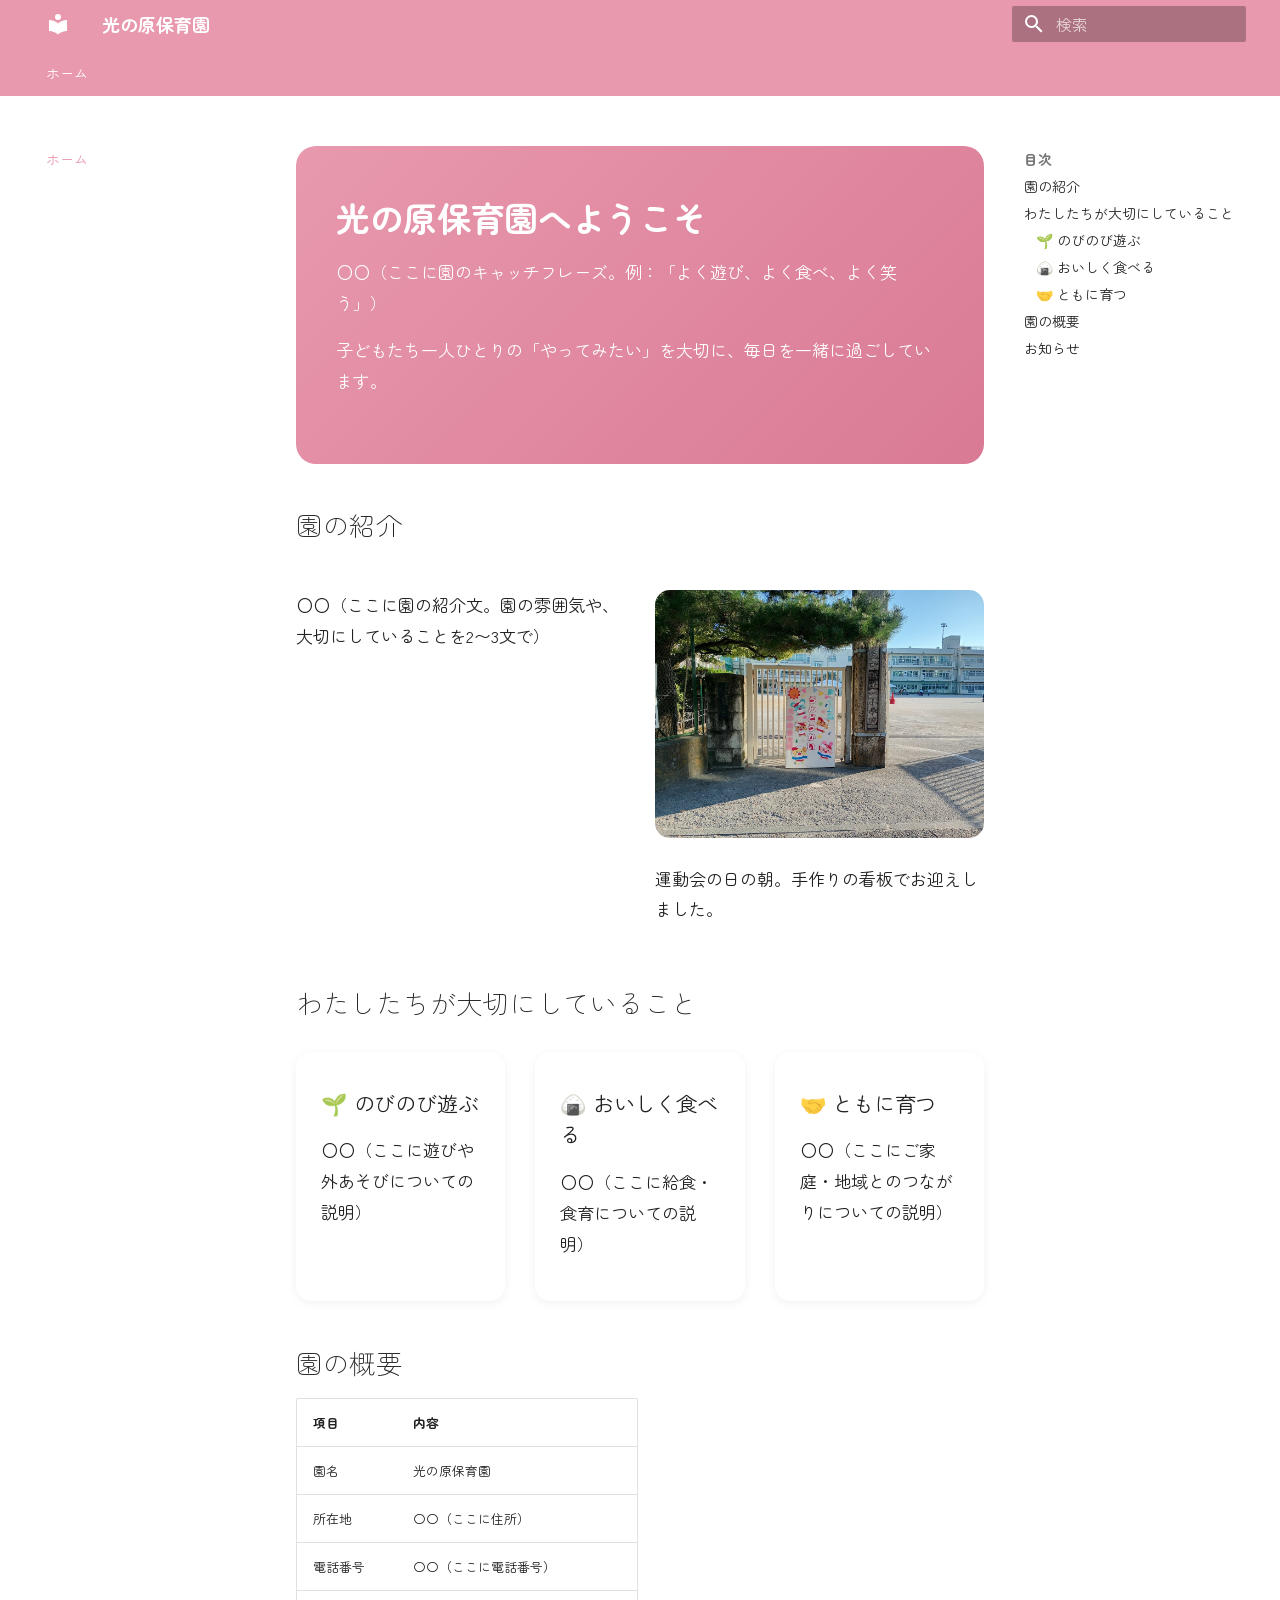
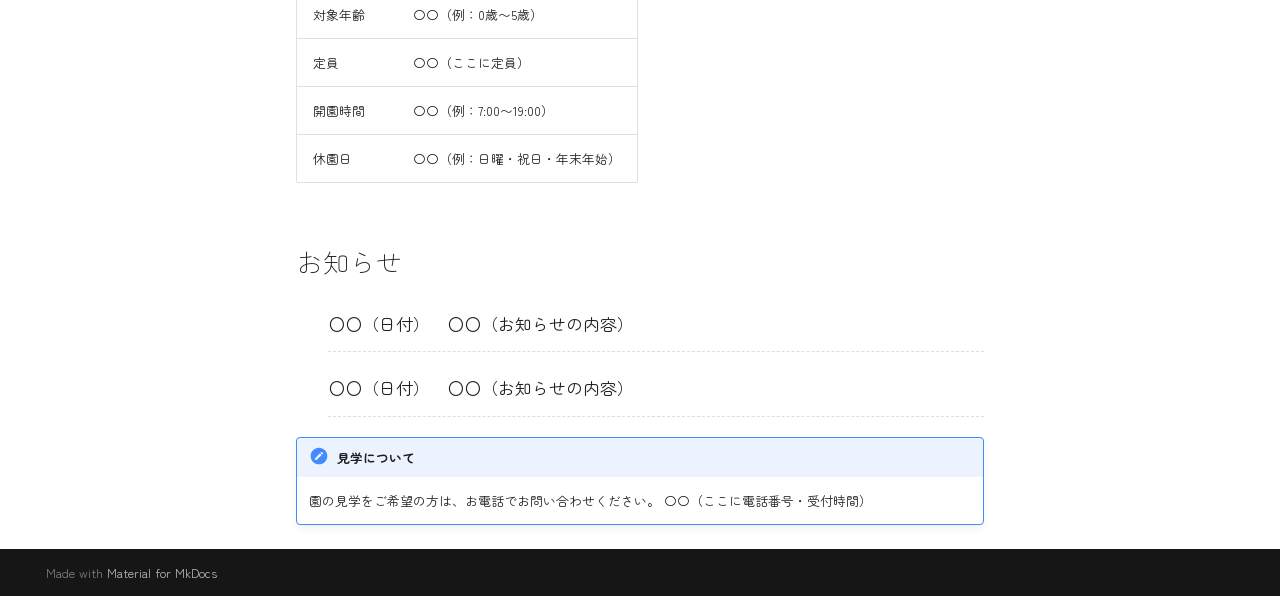
<file: index.html>
<!doctype html>
<html lang="ja" class="no-js">
  <head>
    
      <meta charset="utf-8">
      <meta name="viewport" content="width=device-width,initial-scale=1">
      
      
      
      
      
      
        
      
      
      <link rel="icon" href="assets/images/favicon.png">
      <meta name="generator" content="mkdocs-1.6.1, mkdocs-material-9.8.0">
    
    
      
        <title>光の原保育園</title>
      
    
    
      <link rel="stylesheet" href="assets/stylesheets/main.57a0d79d.min.css">
      
        
        <link rel="stylesheet" href="assets/stylesheets/palette.fb2fffe2.min.css">
      
      


    
    
      
    
    
      
        
        
        <link rel="preconnect" href="https://fonts.gstatic.com" crossorigin>
        <link rel="stylesheet" href="https://fonts.googleapis.com/css?family=Zen+Maru+Gothic:300,300i,400,400i,700,700i%7CRoboto+Mono:400,400i,700,700i&display=fallback">
        <style>:root{--md-text-font:"Zen Maru Gothic";--md-code-font:"Roboto Mono"}</style>
      
    
    
      <link rel="stylesheet" href="stylesheets/theme.css">
    
      <link rel="stylesheet" href="stylesheets/extra.css">
    
    <script>__md_scope=new URL(".",location),__md_hash=e=>[...e].reduce(((e,_)=>(e<<5)-e+_.charCodeAt(0)),0),__md_get=(e,_=localStorage,t=__md_scope)=>JSON.parse(_.getItem(t.pathname+"."+e)),__md_set=(e,_,t=localStorage,a=__md_scope)=>{try{t.setItem(a.pathname+"."+e,JSON.stringify(_))}catch(e){}}</script>
    
      

    
    
  </head>
  
  
    
    
    
    
    
    <body dir="ltr" data-md-color-scheme="default" data-md-color-primary="custom" data-md-color-accent="custom">
  
    
    <input class="md-toggle" data-md-toggle="drawer" type="checkbox" id="__drawer" autocomplete="off">
    <input class="md-toggle" data-md-toggle="search" type="checkbox" id="__search" autocomplete="off">
    <label class="md-overlay" for="__drawer"></label>
    <div data-md-component="skip">
      
        
        <a href="#_1" class="md-skip">
          コンテンツにスキップ
        </a>
      
    </div>
    <div data-md-component="announce">
      
    </div>
    
    
      

<header class="md-header" data-md-component="header">
  <nav class="md-header__inner md-grid" aria-label="ヘッダー">
    <a href="." title="光の原保育園" class="md-header__button md-logo" aria-label="光の原保育園" data-md-component="logo">
      
  
  <svg xmlns="http://www.w3.org/2000/svg" viewBox="0 0 24 24"><path d="M12 8a3 3 0 0 0 3-3 3 3 0 0 0-3-3 3 3 0 0 0-3 3 3 3 0 0 0 3 3m0 3.54C9.64 9.35 6.5 8 3 8v11c3.5 0 6.64 1.35 9 3.54 2.36-2.19 5.5-3.54 9-3.54V8c-3.5 0-6.64 1.35-9 3.54"/></svg>

    </a>
    <label class="md-header__button md-icon" for="__drawer">
      
      <svg xmlns="http://www.w3.org/2000/svg" viewBox="0 0 24 24"><path d="M3 6h18v2H3zm0 5h18v2H3zm0 5h18v2H3z"/></svg>
    </label>
    <div class="md-header__title" data-md-component="header-title">
      <div class="md-header__ellipsis">
        <div class="md-header__topic">
          <span class="md-ellipsis">
            光の原保育園
          </span>
        </div>
        <div class="md-header__topic" data-md-component="header-topic">
          <span class="md-ellipsis">
            
              ホーム
            
          </span>
        </div>
      </div>
    </div>
    
      
    
    
    
    
      
      
        <label class="md-header__button md-icon" for="__search">
          
          <svg xmlns="http://www.w3.org/2000/svg" viewBox="0 0 24 24"><path d="M9.5 3A6.5 6.5 0 0 1 16 9.5c0 1.61-.59 3.09-1.56 4.23l.27.27h.79l5 5-1.5 1.5-5-5v-.79l-.27-.27A6.52 6.52 0 0 1 9.5 16 6.5 6.5 0 0 1 3 9.5 6.5 6.5 0 0 1 9.5 3m0 2C7 5 5 7 5 9.5S7 14 9.5 14 14 12 14 9.5 12 5 9.5 5"/></svg>
        </label>
        <div class="md-search" data-md-component="search" role="dialog">
  <label class="md-search__overlay" for="__search"></label>
  <div class="md-search__inner" role="search">
    <form class="md-search__form" name="search">
      <input type="text" class="md-search__input" name="query" aria-label="検索" placeholder="検索" autocapitalize="off" autocorrect="off" autocomplete="off" spellcheck="false" data-md-component="search-query" required>
      <label class="md-search__icon md-icon" for="__search">
        
        <svg xmlns="http://www.w3.org/2000/svg" viewBox="0 0 24 24"><path d="M9.5 3A6.5 6.5 0 0 1 16 9.5c0 1.61-.59 3.09-1.56 4.23l.27.27h.79l5 5-1.5 1.5-5-5v-.79l-.27-.27A6.52 6.52 0 0 1 9.5 16 6.5 6.5 0 0 1 3 9.5 6.5 6.5 0 0 1 9.5 3m0 2C7 5 5 7 5 9.5S7 14 9.5 14 14 12 14 9.5 12 5 9.5 5"/></svg>
        
        <svg xmlns="http://www.w3.org/2000/svg" viewBox="0 0 24 24"><path d="M20 11v2H8l5.5 5.5-1.42 1.42L4.16 12l7.92-7.92L13.5 5.5 8 11z"/></svg>
      </label>
      <nav class="md-search__options" aria-label="検索">
        
        <button type="reset" class="md-search__icon md-icon" title="クリア" aria-label="クリア" tabindex="-1">
          
          <svg xmlns="http://www.w3.org/2000/svg" viewBox="0 0 24 24"><path d="M19 6.41 17.59 5 12 10.59 6.41 5 5 6.41 10.59 12 5 17.59 6.41 19 12 13.41 17.59 19 19 17.59 13.41 12z"/></svg>
        </button>
      </nav>
      
    </form>
    <div class="md-search__output">
      <div class="md-search__scrollwrap" tabindex="0" data-md-scrollfix>
        <div class="md-search-result" data-md-component="search-result">
          <div class="md-search-result__meta">
            検索を初期化
          </div>
          <ol class="md-search-result__list" role="presentation"></ol>
        </div>
      </div>
    </div>
  </div>
</div>
      
    
    
  </nav>
  
</header>
    
    <div class="md-container" data-md-component="container">
      
      
        
          
            
<nav class="md-tabs" aria-label="タブ" data-md-component="tabs">
  <div class="md-grid">
    <ul class="md-tabs__list">
      
        
  
  
  
    
  
  
    <li class="md-tabs__item md-tabs__item--active">
      <a href="." class="md-tabs__link">
        
  
  
    
  
  ホーム

      </a>
    </li>
  

      
    </ul>
  </div>
</nav>
          
        
      
      <main class="md-main" data-md-component="main">
        <div class="md-main__inner md-grid">
          
            
              
              <div class="md-sidebar md-sidebar--primary" data-md-component="sidebar" data-md-type="navigation" >
                <div class="md-sidebar__scrollwrap">
                  <div class="md-sidebar__inner">
                    


  


<nav class="md-nav md-nav--primary md-nav--lifted" aria-label="ナビゲーション" data-md-level="0">
  <label class="md-nav__title" for="__drawer">
    <a href="." title="光の原保育園" class="md-nav__button md-logo" aria-label="光の原保育園" data-md-component="logo">
      
  
  <svg xmlns="http://www.w3.org/2000/svg" viewBox="0 0 24 24"><path d="M12 8a3 3 0 0 0 3-3 3 3 0 0 0-3-3 3 3 0 0 0-3 3 3 3 0 0 0 3 3m0 3.54C9.64 9.35 6.5 8 3 8v11c3.5 0 6.64 1.35 9 3.54 2.36-2.19 5.5-3.54 9-3.54V8c-3.5 0-6.64 1.35-9 3.54"/></svg>

    </a>
    光の原保育園
  </label>
  
  <ul class="md-nav__list" data-md-scrollfix>
    
      
      
  
  
    
  
  
  
    <li class="md-nav__item md-nav__item--active">
      
      <input class="md-nav__toggle md-toggle" type="checkbox" id="__toc">
      
      
        
      
      
        <label class="md-nav__link md-nav__link--active" for="__toc">
          
  
  
  <span class="md-ellipsis">
    
  
    ホーム
  

    
  </span>
  
  

          <span class="md-nav__icon md-icon"></span>
        </label>
      
      <a href="." class="md-nav__link md-nav__link--active">
        
  
  
  <span class="md-ellipsis">
    
  
    ホーム
  

    
  </span>
  
  

      </a>
      
        

<nav class="md-nav md-nav--secondary" aria-label="目次">
  
  
  
    
  
  
    <label class="md-nav__title" for="__toc">
      <span class="md-nav__icon md-icon"></span>
      目次
    </label>
    <ul class="md-nav__list" data-md-component="toc" data-md-scrollfix>
      
        <li class="md-nav__item">
  <a href="#_2" class="md-nav__link">
    <span class="md-ellipsis">
      
        園の紹介
      
    </span>
  </a>
  
</li>
      
        <li class="md-nav__item">
  <a href="#_3" class="md-nav__link">
    <span class="md-ellipsis">
      
        わたしたちが大切にしていること
      
    </span>
  </a>
  
    <nav class="md-nav" aria-label="わたしたちが大切にしていること">
      <ul class="md-nav__list">
        
          <li class="md-nav__item">
  <a href="#_4" class="md-nav__link">
    <span class="md-ellipsis">
      
        🌱 のびのび遊ぶ
      
    </span>
  </a>
  
</li>
        
          <li class="md-nav__item">
  <a href="#_5" class="md-nav__link">
    <span class="md-ellipsis">
      
        🍙 おいしく食べる
      
    </span>
  </a>
  
</li>
        
          <li class="md-nav__item">
  <a href="#_6" class="md-nav__link">
    <span class="md-ellipsis">
      
        🤝 ともに育つ
      
    </span>
  </a>
  
</li>
        
      </ul>
    </nav>
  
</li>
      
        <li class="md-nav__item">
  <a href="#_7" class="md-nav__link">
    <span class="md-ellipsis">
      
        園の概要
      
    </span>
  </a>
  
</li>
      
        <li class="md-nav__item">
  <a href="#_8" class="md-nav__link">
    <span class="md-ellipsis">
      
        お知らせ
      
    </span>
  </a>
  
</li>
      
    </ul>
  
</nav>
      
    </li>
  

    
  </ul>
</nav>
                  </div>
                </div>
              </div>
            
            
              
              <div class="md-sidebar md-sidebar--secondary" data-md-component="sidebar" data-md-type="toc" >
                <div class="md-sidebar__scrollwrap">
                  <div class="md-sidebar__inner">
                    

<nav class="md-nav md-nav--secondary" aria-label="目次">
  
  
  
    
  
  
    <label class="md-nav__title" for="__toc">
      <span class="md-nav__icon md-icon"></span>
      目次
    </label>
    <ul class="md-nav__list" data-md-component="toc" data-md-scrollfix>
      
        <li class="md-nav__item">
  <a href="#_2" class="md-nav__link">
    <span class="md-ellipsis">
      
        園の紹介
      
    </span>
  </a>
  
</li>
      
        <li class="md-nav__item">
  <a href="#_3" class="md-nav__link">
    <span class="md-ellipsis">
      
        わたしたちが大切にしていること
      
    </span>
  </a>
  
    <nav class="md-nav" aria-label="わたしたちが大切にしていること">
      <ul class="md-nav__list">
        
          <li class="md-nav__item">
  <a href="#_4" class="md-nav__link">
    <span class="md-ellipsis">
      
        🌱 のびのび遊ぶ
      
    </span>
  </a>
  
</li>
        
          <li class="md-nav__item">
  <a href="#_5" class="md-nav__link">
    <span class="md-ellipsis">
      
        🍙 おいしく食べる
      
    </span>
  </a>
  
</li>
        
          <li class="md-nav__item">
  <a href="#_6" class="md-nav__link">
    <span class="md-ellipsis">
      
        🤝 ともに育つ
      
    </span>
  </a>
  
</li>
        
      </ul>
    </nav>
  
</li>
      
        <li class="md-nav__item">
  <a href="#_7" class="md-nav__link">
    <span class="md-ellipsis">
      
        園の概要
      
    </span>
  </a>
  
</li>
      
        <li class="md-nav__item">
  <a href="#_8" class="md-nav__link">
    <span class="md-ellipsis">
      
        お知らせ
      
    </span>
  </a>
  
</li>
      
    </ul>
  
</nav>
                  </div>
                </div>
              </div>
            
          
          
            <div class="md-content" data-md-component="content">
              
              <article class="md-content__inner md-typeset">
                
                  



<div class="hp-hero">
<h1 id="_1">光の原保育園へようこそ</h1>
<p>〇〇（ここに園のキャッチフレーズ。例：「よく遊び、よく食べ、よく笑う」）</p>
<p>子どもたち一人ひとりの「やってみたい」を大切に、毎日を一緒に過ごしています。</p>
</div>
<h2 id="_2">園の紹介</h2>
<div class="hp-cols-2">
<div>
<p>〇〇（ここに園の紹介文。園の雰囲気や、大切にしていることを2〜3文で）</p>
</div>
<div>
<p><img alt="門に飾られた「光の原保育園 うんどうかい」の手作り看板" class="hp-rounded" src="images/undoukai-gate.jpg" /></p>
<p>運動会の日の朝。手作りの看板でお迎えしました。</p>
</div>
</div>
<h2 id="_3">わたしたちが大切にしていること</h2>
<div class="hp-cols-3">
<div class="hp-card">
<h3 id="_4">🌱 のびのび遊ぶ</h3>
<p>〇〇（ここに遊びや外あそびについての説明）</p>
</div>
<div class="hp-card">
<h3 id="_5">🍙 おいしく食べる</h3>
<p>〇〇（ここに給食・食育についての説明）</p>
</div>
<div class="hp-card">
<h3 id="_6">🤝 ともに育つ</h3>
<p>〇〇（ここにご家庭・地域とのつながりについての説明）</p>
</div>
</div>
<h2 id="_7">園の概要</h2>
<table>
<thead>
<tr>
<th>項目</th>
<th>内容</th>
</tr>
</thead>
<tbody>
<tr>
<td>園名</td>
<td>光の原保育園</td>
</tr>
<tr>
<td>所在地</td>
<td>〇〇（ここに住所）</td>
</tr>
<tr>
<td>電話番号</td>
<td>〇〇（ここに電話番号）</td>
</tr>
<tr>
<td>対象年齢</td>
<td>〇〇（例：0歳〜5歳）</td>
</tr>
<tr>
<td>定員</td>
<td>〇〇（ここに定員）</td>
</tr>
<tr>
<td>開園時間</td>
<td>〇〇（例：7:00〜19:00）</td>
</tr>
<tr>
<td>休園日</td>
<td>〇〇（例：日曜・祝日・年末年始）</td>
</tr>
</tbody>
</table>
<h2 id="_8">お知らせ</h2>
<div class="hp-news">
<ul>
<li>〇〇（日付）　〇〇（お知らせの内容）</li>
<li>〇〇（日付）　〇〇（お知らせの内容）</li>
</ul>
</div>
<div class="admonition note">
<p class="admonition-title">見学について</p>
<p>園の見学をご希望の方は、お電話でお問い合わせください。
〇〇（ここに電話番号・受付時間）</p>
</div>












                
              </article>
            </div>
          
          
<script>var target=document.getElementById(location.hash.slice(1));target&&target.name&&(target.checked=target.name.startsWith("__tabbed_"))</script>
        </div>
        
          <button type="button" class="md-top md-icon" data-md-component="top" hidden>
  
  <svg xmlns="http://www.w3.org/2000/svg" viewBox="0 0 24 24"><path d="M13 20h-2V8l-5.5 5.5-1.42-1.42L12 4.16l7.92 7.92-1.42 1.42L13 8z"/></svg>
  ページトップへ戻る
</button>
        
      </main>
      
        <footer class="md-footer">
  
    
  
  <div class="md-footer-meta md-typeset">
    <div class="md-footer-meta__inner md-grid">
      <div class="md-copyright">
  
  
    Made with
    <a href="https://squidfunk.github.io/mkdocs-material/" target="_blank" rel="noopener">
      Material for MkDocs
    </a>
  
</div>
      
    </div>
  </div>
</footer>
      
    </div>
    <div class="md-dialog" data-md-component="dialog">
      <div class="md-dialog__inner md-typeset"></div>
    </div>
    
    
    
      
      
      <script id="__config" type="application/json">{"annotate": null, "base": ".", "features": ["navigation.tabs", "navigation.top", "navigation.footer"], "search": "assets/javascripts/workers/search.a7633da7.min.js", "tags": null, "translations": {"clipboard.copied": "\u30b3\u30d4\u30fc\u3057\u307e\u3057\u305f", "clipboard.copy": "\u30af\u30ea\u30c3\u30d7\u30dc\u30fc\u30c9\u3078\u30b3\u30d4\u30fc", "search.result.more.one": "\u3053\u306e\u30da\u30fc\u30b8\u5185\u306b\u3082\u30461\u4ef6\u898b\u3064\u304b\u308a\u307e\u3057\u305f", "search.result.more.other": "\u3053\u306e\u30da\u30fc\u30b8\u5185\u306b\u3042\u3068#\u4ef6\u898b\u3064\u304b\u308a\u307e\u3057\u305f", "search.result.none": "\u4f55\u3082\u898b\u3064\u304b\u308a\u307e\u305b\u3093\u3067\u3057\u305f", "search.result.one": "1\u4ef6\u898b\u3064\u304b\u308a\u307e\u3057\u305f", "search.result.other": "#\u4ef6\u898b\u3064\u304b\u308a\u307e\u3057\u305f", "search.result.placeholder": "\u691c\u7d22\u30ad\u30fc\u30ef\u30fc\u30c9\u3092\u5165\u529b\u3057\u3066\u304f\u3060\u3055\u3044", "search.result.term.missing": "\u691c\u7d22\u306b\u542b\u307e\u308c\u306a\u3044", "select.version": "\u30d0\u30fc\u30b8\u30e7\u30f3\u5207\u308a\u66ff\u3048"}, "version": null}</script>
    
    
      <script src="assets/javascripts/bundle.c21346df.min.js"></script>
      
    
  </body>
</html>
</file>
<file: stylesheets/theme.css>
/* テーマ色（ツールが自動生成） */
:root {
  --hp-primary: #e899ad;
  --hp-accent: #d97a94;
  --hp-background: #fff7f9;
  --md-primary-fg-color: var(--hp-primary);
  --md-primary-fg-color--light: var(--hp-primary);
  --md-primary-fg-color--dark: var(--hp-primary);
  --md-accent-fg-color: var(--hp-accent);
  --md-default-bg-color: var(--hp-background);
}
</file>
<file: stylesheets/extra.css>
/* レイアウト部品。ページ側では <div class="..." markdown> で囲んで使う */

/* 本文を少し大きく読みやすく */
.md-typeset { font-size: .85rem; line-height: 1.8; }

/* ヒーロー（ページ冒頭の大きな見出し帯） */
.hp-hero {
  background: linear-gradient(135deg, var(--hp-primary), var(--hp-accent));
  color: #fff;
  border-radius: 1rem;
  padding: 2.5rem 2rem;
  margin-bottom: 2rem;
}
.hp-hero h1 { color: #fff; margin: 0 0 .5rem; font-weight: 700; }
.hp-hero img { border-radius: .75rem; }

/* 写真付きヒーロー：画像を背景のように右側に置く */
.hp-hero-photo { display: grid; grid-template-columns: 1fr 1fr; gap: 1.5rem; align-items: center; }

/* 2段組・3段組 */
.hp-cols-2, .hp-cols-3 { display: grid; gap: 1.5rem; margin: 1.5rem 0; }
.hp-cols-2 { grid-template-columns: repeat(2, 1fr); }
.hp-cols-3 { grid-template-columns: repeat(3, 1fr); }

/* カード */
.hp-card {
  background: #fff;
  border-radius: .75rem;
  padding: 1.25rem;
  box-shadow: 0 2px 10px rgba(0, 0, 0, .06);
}
.hp-card img { border-radius: .5rem; width: 100%; }
.hp-card h3 { margin-top: .5rem; }

/* お知らせ一覧 */
.hp-news ul { list-style: none; margin-left: 0; padding: 0; }
.hp-news li { border-bottom: 1px dashed #ddd; padding: .6rem 0; margin: 0; }

/* 丸い写真・角丸写真 */
.hp-round { border-radius: 50%; aspect-ratio: 1; object-fit: cover; }
.hp-rounded { border-radius: .75rem; }

/* 中央寄せ */
.hp-center { text-align: center; }

@media (max-width: 700px) {
  .hp-cols-2, .hp-cols-3, .hp-hero-photo { grid-template-columns: 1fr; }
  .hp-hero { padding: 1.75rem 1.25rem; }
}
</file>
<file: assets/stylesheets/main.57a0d79d.min.css>
@charset "UTF-8";html{box-sizing:border-box;-webkit-text-size-adjust:none;-moz-text-size-adjust:none;text-size-adjust:none}*,:after,:before{box-sizing:inherit}@media(prefers-reduced-motion){*,:after,:before{transition:none!important}}body{margin:0;-webkit-font-smoothing:antialiased;-moz-osx-font-smoothing:grayscale;--md-text-font-family:var(--md-text-font, _),
    -apple-system, BlinkMacSystemFont, Helvetica, Arial, sans-serif;--md-code-font-family:var(--md-code-font, _),
    SFMono-Regular, Consolas, Menlo, monospace}.md-typeset code:not(.focus-visible),a,button,input,label{-webkit-tap-highlight-color:transparent}a{color:inherit;text-decoration:none}hr{box-sizing:initial;display:block;height:.05rem;padding:0;overflow:visible;border:0}small{font-size:80%}sub,sup{line-height:1em}img{border-style:none}table{border-spacing:0;border-collapse:initial}td,th{font-weight:400;vertical-align:top}button{padding:0;margin:0;font-family:inherit;font-size:inherit;background:#0000;border:0}input{border:0;outline:none}:root{--md-primary-fg-color:#4051b5;--md-primary-fg-color--light:#5d6cc0;--md-primary-fg-color--dark:#303fa1;--md-primary-bg-color:#fff;--md-primary-bg-color--light:#ffffffb3;--md-accent-fg-color:#526cfe;--md-accent-fg-color--transparent:#526cfe1a;--md-accent-bg-color:#fff;--md-accent-bg-color--light:#ffffffb3;--md-typeset-table-sort-icon:url("data:image/svg+xml;charset=utf-8,<svg xmlns='http://www.w3.org/2000/svg' viewBox='0 0 24 24'><path d='m18 21-4-4h3V7h-3l4-4 4 4h-3v10h3M2 19v-2h10v2M2 13v-2h7v2M2 7V5h4v2z'/></svg>");--md-typeset-table-sort-icon--asc:url("data:image/svg+xml;charset=utf-8,<svg xmlns='http://www.w3.org/2000/svg' viewBox='0 0 24 24'><path d='M19 17h3l-4 4-4-4h3V3h2M2 17h10v2H2M6 5v2H2V5m0 6h7v2H2z'/></svg>");--md-typeset-table-sort-icon--desc:url("data:image/svg+xml;charset=utf-8,<svg xmlns='http://www.w3.org/2000/svg' viewBox='0 0 24 24'><path d='M19 7h3l-4-4-4 4h3v14h2M2 17h10v2H2M6 5v2H2V5m0 6h7v2H2z'/></svg>")}[data-md-color-scheme=default]{color-scheme:light}[data-md-color-scheme=default] img[src$="#gh-dark-mode-only"],[data-md-color-scheme=default] img[src$="#only-dark"]{display:none}:root,[data-md-color-scheme=default]{--md-hue:225deg;--md-default-fg-color:#000000de;--md-default-fg-color--light:#0000008a;--md-default-fg-color--lighter:#00000052;--md-default-fg-color--lightest:#00000012;--md-default-bg-color:#fff;--md-default-bg-color--light:#ffffffb3;--md-default-bg-color--lighter:#ffffff4d;--md-default-bg-color--lightest:#ffffff1f;--md-code-fg-color:#36464e;--md-code-bg-color:#f5f5f5;--md-code-bg-color--light:#f5f5f5b3;--md-code-bg-color--lighter:#f5f5f54d;--md-code-hl-color:#4287ff;--md-code-hl-color--light:#4287ff1a;--md-code-hl-number-color:#d52a2a;--md-code-hl-special-color:#db1457;--md-code-hl-function-color:#a846b9;--md-code-hl-constant-color:#6e59d9;--md-code-hl-keyword-color:#3f6ec6;--md-code-hl-string-color:#1c7d4d;--md-code-hl-name-color:var(--md-code-fg-color);--md-code-hl-operator-color:var(--md-default-fg-color--light);--md-code-hl-punctuation-color:var(--md-default-fg-color--light);--md-code-hl-comment-color:var(--md-default-fg-color--light);--md-code-hl-generic-color:var(--md-default-fg-color--light);--md-code-hl-variable-color:var(--md-default-fg-color--light);--md-typeset-color:var(--md-default-fg-color);--md-typeset-a-color:var(--md-primary-fg-color);--md-typeset-del-color:#f5503d26;--md-typeset-ins-color:#0bd57026;--md-typeset-kbd-color:#fafafa;--md-typeset-kbd-accent-color:#fff;--md-typeset-kbd-border-color:#b8b8b8;--md-typeset-mark-color:#ffff0080;--md-typeset-table-color:#0000001f;--md-typeset-table-color--light:#00000009;--md-admonition-fg-color:var(--md-default-fg-color);--md-admonition-bg-color:var(--md-default-bg-color);--md-warning-fg-color:#000000de;--md-warning-bg-color:#ff9;--md-footer-fg-color:#fff;--md-footer-fg-color--light:#ffffffb3;--md-footer-fg-color--lighter:#ffffff73;--md-footer-bg-color:#000000de;--md-footer-bg-color--dark:#00000052;--md-shadow-z1:0 0.2rem 0.5rem #0000000d,
    0 0 0.05rem #0000001a;--md-shadow-z2:0 0.2rem 0.5rem #0000001a,
    0 0 0.05rem #00000040;--md-shadow-z3:0 0.2rem 0.5rem #0003,
    0 0 0.05rem #00000059}.md-icon svg{display:block;width:1.2rem;height:1.2rem;fill:currentcolor}aside,body,input{font-family:var(--md-text-font-family);font-feature-settings:"kern","liga";color:var(--md-typeset-color)}code,kbd,pre{font-family:var(--md-code-font-family);font-feature-settings:"kern"}.md-typeset{font-size:.8rem;line-height:1.6;overflow-wrap:break-word;-webkit-print-color-adjust:exact;color-adjust:exact}@media print{.md-typeset{font-size:.68rem}.md-typeset code,.md-typeset kbd,.md-typeset pre{white-space:pre-wrap}}.md-typeset blockquote,.md-typeset dl,.md-typeset figure,.md-typeset ol,.md-typeset pre,.md-typeset ul{margin-top:1em;margin-bottom:1em}.md-typeset h1{margin:0 0 1.25em;font-size:2em;line-height:1.3;color:var(--md-default-fg-color--light)}.md-typeset h1,.md-typeset h2{font-weight:300;letter-spacing:-.01em}.md-typeset h2{margin:1.6em 0 .64em;font-size:1.5625em;line-height:1.4}.md-typeset h3{margin:1.6em 0 .8em;font-size:1.25em;font-weight:400;line-height:1.5;letter-spacing:-.01em}.md-typeset h2+h3{margin-top:.8em}.md-typeset h4{margin:1em 0;font-weight:700;letter-spacing:-.01em}.md-typeset h5,.md-typeset h6{margin:1.25em 0;font-size:.8em;font-weight:700;color:var(--md-default-fg-color--light);letter-spacing:-.01em}.md-typeset h5{text-transform:uppercase}.md-typeset h5 code{text-transform:none}.md-typeset hr{display:flow-root;margin:1.5em 0;border-bottom:.05rem solid var(--md-default-fg-color--lightest)}.md-typeset a{color:var(--md-typeset-a-color);word-break:break-word}.md-typeset a,.md-typeset a:before{transition:color 125ms}.md-typeset a:focus,.md-typeset a:hover{color:var(--md-accent-fg-color)}.md-typeset a:focus code,.md-typeset a:hover code{color:var(--md-accent-fg-color);background-color:var(--md-accent-fg-color--transparent)}.md-typeset a code{color:var(--md-typeset-a-color)}.md-typeset a.focus-visible{outline-color:var(--md-accent-fg-color);outline-offset:.2rem}.md-typeset code,.md-typeset kbd,.md-typeset pre{font-variant-ligatures:none;color:var(--md-code-fg-color);direction:ltr;transition:background-color 125ms}.md-typeset code{padding:0 .2941176471em;font-size:.85em;word-break:break-word;background-color:var(--md-code-bg-color);border-radius:.1rem;-webkit-box-decoration-break:clone;box-decoration-break:clone;transition:color 125ms,background-color 125ms}.md-typeset code:not(.focus-visible){outline:none}.md-typeset pre{position:relative;display:flow-root;line-height:1.4}.md-typeset pre>code{display:block;padding:.7720588235em 1.1764705882em;margin:0;overflow:auto;word-break:normal;touch-action:auto;scrollbar-color:var(--md-default-fg-color--lighter) #0000;scrollbar-width:thin;outline-color:var(--md-accent-fg-color);box-shadow:none;-webkit-box-decoration-break:slice;box-decoration-break:slice}.md-typeset pre>code:hover{scrollbar-color:var(--md-accent-fg-color) #0000}.md-typeset pre>code::-webkit-scrollbar{width:.2rem;height:.2rem}.md-typeset pre>code::-webkit-scrollbar-thumb{background-color:var(--md-default-fg-color--lighter)}.md-typeset pre>code::-webkit-scrollbar-thumb:hover{background-color:var(--md-accent-fg-color)}.md-typeset kbd{display:inline-block;padding:0 .6666666667em;font-size:.75em;color:var(--md-default-fg-color);word-break:break-word;vertical-align:text-top;background-color:var(--md-typeset-kbd-color);border-radius:.1rem;box-shadow:0 .1rem 0 .05rem var(--md-typeset-kbd-border-color),0 .1rem 0 var(--md-typeset-kbd-border-color),0 -.1rem .2rem var(--md-typeset-kbd-accent-color) inset}.md-typeset mark{color:inherit;word-break:break-word;background-color:var(--md-typeset-mark-color);-webkit-box-decoration-break:clone;box-decoration-break:clone}.md-typeset abbr{text-decoration:none;cursor:help}.md-typeset [data-preview],.md-typeset abbr{border-bottom:.05rem dotted var(--md-default-fg-color--light)}.md-typeset small{opacity:.75}[dir=ltr] .md-typeset sub,[dir=ltr] .md-typeset sup{margin-left:.078125em}[dir=rtl] .md-typeset sub,[dir=rtl] .md-typeset sup{margin-right:.078125em}[dir=ltr] .md-typeset blockquote{padding-left:.6rem;border-left:.2rem solid var(--md-default-fg-color--lighter)}[dir=rtl] .md-typeset blockquote{padding-right:.6rem;border-right:.2rem solid var(--md-default-fg-color--lighter)}.md-typeset blockquote{margin-left:0;margin-right:0;color:var(--md-default-fg-color--light)}.md-typeset ul{list-style-type:disc}.md-typeset ul[type]{list-style-type:revert-layer}[dir=ltr] .md-typeset ol,[dir=ltr] .md-typeset ol li ol,[dir=ltr] .md-typeset ol li ul,[dir=ltr] .md-typeset ul,[dir=ltr] .md-typeset ul li ol,[dir=ltr] .md-typeset ul li ul{margin-left:.625em}[dir=rtl] .md-typeset ol,[dir=rtl] .md-typeset ol li ol,[dir=rtl] .md-typeset ol li ul,[dir=rtl] .md-typeset ul,[dir=rtl] .md-typeset ul li ol,[dir=rtl] .md-typeset ul li ul{margin-right:.625em}.md-typeset ol,.md-typeset ul{padding:0}.md-typeset ol:not([hidden]),.md-typeset ul:not([hidden]){display:flow-root}.md-typeset ol ol,.md-typeset ul ol{list-style-type:lower-alpha}.md-typeset ol ol ol,.md-typeset ul ol ol{list-style-type:lower-roman}.md-typeset ol ol ol ol,.md-typeset ul ol ol ol{list-style-type:upper-alpha}.md-typeset ol ol ol ol ol,.md-typeset ul ol ol ol ol{list-style-type:upper-roman}.md-typeset ol[type],.md-typeset ul[type]{list-style-type:revert-layer}[dir=ltr] .md-typeset ol li,[dir=ltr] .md-typeset ul li{margin-left:1.25em}[dir=rtl] .md-typeset ol li,[dir=rtl] .md-typeset ul li{margin-right:1.25em}.md-typeset ol li,.md-typeset ul li{margin-bottom:.5em}.md-typeset ol li blockquote,.md-typeset ol li p,.md-typeset ul li blockquote,.md-typeset ul li p{margin:.5em 0}.md-typeset ol li:last-child,.md-typeset ul li:last-child{margin-bottom:0}.md-typeset ol li ol,.md-typeset ol li ul,.md-typeset ul li ol,.md-typeset ul li ul{margin-top:.5em;margin-bottom:.5em}[dir=ltr] .md-typeset dd{margin-left:1.875em}[dir=rtl] .md-typeset dd{margin-right:1.875em}.md-typeset dd{margin-top:1em;margin-bottom:1.5em}.md-typeset img,.md-typeset svg,.md-typeset video{max-width:100%;height:auto}.md-typeset img[align=left]{margin:1em 1em 1em 0}.md-typeset img[align=right]{margin:1em 0 1em 1em}.md-typeset img[align]:only-child{margin-top:0}.md-typeset figure{display:flow-root;width:fit-content;max-width:100%;margin:1em auto;text-align:center}.md-typeset figure img{display:block;margin:0 auto}.md-typeset figcaption{max-width:24rem;margin:1em auto;font-style:italic}.md-typeset iframe{max-width:100%}.md-typeset table:not([class]){display:inline-block;max-width:100%;overflow:auto;font-size:.64rem;touch-action:auto;background-color:var(--md-default-bg-color);border:.05rem solid var(--md-typeset-table-color);border-radius:.1rem}@media print{.md-typeset table:not([class]){display:table}}.md-typeset table:not([class])+*{margin-top:1.5em}.md-typeset table:not([class]) td>:first-child,.md-typeset table:not([class]) th>:first-child{margin-top:0}.md-typeset table:not([class]) td>:last-child,.md-typeset table:not([class]) th>:last-child{margin-bottom:0}.md-typeset table:not([class]) td:not([align]),.md-typeset table:not([class]) th:not([align]){text-align:left}[dir=rtl] .md-typeset table:not([class]) td:not([align]),[dir=rtl] .md-typeset table:not([class]) th:not([align]){text-align:right}.md-typeset table:not([class]) th{min-width:5rem;padding:.9375em 1.25em;font-weight:700;vertical-align:top}.md-typeset table:not([class]) td{padding:.9375em 1.25em;vertical-align:top;border-top:.05rem solid var(--md-typeset-table-color)}.md-typeset table:not([class]) tbody tr{transition:background-color 125ms}.md-typeset table:not([class]) tbody tr:hover{background-color:var(--md-typeset-table-color--light);box-shadow:0 .05rem 0 var(--md-default-bg-color) inset}.md-typeset table:not([class]) a{word-break:normal}.md-typeset table th[role=columnheader]{cursor:pointer}[dir=ltr] .md-typeset table th[role=columnheader]:after{margin-left:.5em}[dir=rtl] .md-typeset table th[role=columnheader]:after{margin-right:.5em}.md-typeset table th[role=columnheader]:after{display:inline-block;width:1.2em;height:1.2em;vertical-align:text-bottom;content:"";-webkit-mask-image:var(--md-typeset-table-sort-icon);mask-image:var(--md-typeset-table-sort-icon);-webkit-mask-repeat:no-repeat;mask-repeat:no-repeat;-webkit-mask-size:contain;mask-size:contain;transition:background-color 125ms}.md-typeset table th[role=columnheader]:hover:after{background-color:var(--md-default-fg-color--lighter)}.md-typeset table th[role=columnheader][aria-sort=ascending]:after{background-color:var(--md-default-fg-color--light);-webkit-mask-image:var(--md-typeset-table-sort-icon--asc);mask-image:var(--md-typeset-table-sort-icon--asc)}.md-typeset table th[role=columnheader][aria-sort=descending]:after{background-color:var(--md-default-fg-color--light);-webkit-mask-image:var(--md-typeset-table-sort-icon--desc);mask-image:var(--md-typeset-table-sort-icon--desc)}.md-typeset__scrollwrap{margin:1em -.8rem;overflow-x:auto;touch-action:auto}.md-typeset__table{display:inline-block;padding:0 .8rem;margin-bottom:.5em}@media print{.md-typeset__table{display:block}}html .md-typeset__table table{display:table;width:100%;margin:0;overflow:hidden}@media screen and (max-width:44.984375em){.md-content__inner>pre{margin:1em -.8rem}.md-content__inner>pre code{border-radius:0}}.md-typeset .md-author{position:relative;display:block;flex-shrink:0;width:1.6rem;height:1.6rem;overflow:hidden;border-radius:100%;transition:color 125ms,transform 125ms}.md-typeset .md-author img{display:block}.md-typeset .md-author--more{font-size:.6rem;font-weight:700;line-height:1.6rem;color:var(--md-default-fg-color--lighter);text-align:center;background:var(--md-default-fg-color--lightest)}.md-typeset .md-author--long{width:2.4rem;height:2.4rem}.md-typeset a.md-author{transform:scale(1)}.md-typeset a.md-author img{filter:grayscale(100%) opacity(75%);border-radius:100%;transition:filter 125ms}.md-typeset a.md-author:focus,.md-typeset a.md-author:hover{z-index:1;transform:scale(1.1)}.md-typeset a.md-author:focus img,.md-typeset a.md-author:hover img{filter:grayscale(0)}.md-banner{overflow:auto;color:var(--md-footer-fg-color);background-color:var(--md-footer-bg-color)}@media print{.md-banner{display:none}}.md-banner--warning{color:var(--md-warning-fg-color);background-color:var(--md-warning-bg-color)}.md-banner__inner{padding:0 .8rem;margin:.6rem auto;font-size:.7rem}[dir=ltr] .md-banner__button{float:right}[dir=rtl] .md-banner__button{float:left}.md-banner__button{color:inherit;cursor:pointer;transition:opacity .25s}.no-js .md-banner__button{display:none}.md-banner__button:hover{opacity:.7}html{height:100%;overflow-x:hidden;font-size:125%}@media screen and (min-width:100em){html{font-size:137.5%}}@media screen and (min-width:125em){html{font-size:150%}}body{position:relative;display:flex;flex-direction:column;width:100%;min-height:100%;font-size:.5rem;background-color:var(--md-default-bg-color)}@media print{body{display:block}}@media screen and (max-width:59.984375em){body[data-md-scrolllock]{position:fixed}}.md-grid{max-width:61rem;margin-left:auto;margin-right:auto}.md-container{display:flex;flex-grow:1;flex-direction:column}@media print{.md-container{display:block}}.md-main{flex-grow:1}.md-main__inner{display:flex;height:100%;margin-top:1.5rem}.md-ellipsis{overflow:hidden;text-overflow:ellipsis}.md-toggle{display:none}.md-option{position:absolute;width:0;height:0;opacity:0}.md-option:checked+label:not([hidden]){display:block}.md-option.focus-visible+label{outline-style:auto;outline-color:var(--md-accent-fg-color)}.md-skip{position:fixed;z-index:-1;padding:.3rem .5rem;margin:.5rem;font-size:.64rem;color:var(--md-default-bg-color);background-color:var(--md-default-fg-color);border-radius:.1rem;outline-color:var(--md-accent-fg-color);opacity:0;transform:translateY(.4rem)}.md-skip:focus{z-index:10;opacity:1;transition:transform .25s cubic-bezier(.4,0,.2,1),opacity 175ms 75ms;transform:translateY(0)}@page{margin:25mm}:root{--md-clipboard-icon:url("data:image/svg+xml;charset=utf-8,<svg xmlns='http://www.w3.org/2000/svg' viewBox='0 0 24 24'><path d='M19 21H8V7h11m0-2H8a2 2 0 0 0-2 2v14a2 2 0 0 0 2 2h11a2 2 0 0 0 2-2V7a2 2 0 0 0-2-2m-3-4H4a2 2 0 0 0-2 2v14h2V3h12z'/></svg>");--md-code-select-icon:url("data:image/svg+xml;charset=utf-8,<svg xmlns='http://www.w3.org/2000/svg' viewBox='0 0 24 24'><path d='M19 19h-4v2h4c1.1 0 2-.9 2-2v-4h-2m0-12h-4v2h4v4h2V5c0-1.1-.9-2-2-2M5 5h4V3H5c-1.1 0-2 .9-2 2v4h2m0 6H3v4c0 1.1.9 2 2 2h4v-2H5zm2-4h2v2H7zm4 0h2v2h-2zm4 0h2v2h-2zM7 7h2v2H7zm4 0h2v2h-2zm4 0h2v2h-2zm-8 8h2v2H7zm4 0h2v2h-2zm4 0h2v2h-2z'/></svg>");--md-code-copy-icon:url("data:image/svg+xml;charset=utf-8,<svg xmlns='http://www.w3.org/2000/svg' viewBox='0 0 24 24'><path d='M19 21H8V7h11m0-2H8a2 2 0 0 0-2 2v14a2 2 0 0 0 2 2h11a2 2 0 0 0 2-2V7a2 2 0 0 0-2-2m-3-4H4a2 2 0 0 0-2 2v14h2V3h12z'/></svg>")}.md-clipboard{z-index:1;width:1.5em;height:1.5em;color:var(--md-default-fg-color--lightest);cursor:pointer;border-radius:.1rem;outline-color:var(--md-accent-fg-color);outline-offset:.1rem;transition:color .25s}@media print{.md-clipboard{display:none}}.md-clipboard:not(.focus-visible){outline:none;-webkit-tap-highlight-color:transparent}:hover>.md-clipboard{color:var(--md-default-fg-color--light)}.md-clipboard:focus,.md-clipboard:hover{color:var(--md-accent-fg-color)}.md-clipboard:after{display:block;width:1.125em;height:1.125em;margin:0 auto;content:"";background-color:currentcolor;-webkit-mask-image:var(--md-clipboard-icon);mask-image:var(--md-clipboard-icon);-webkit-mask-repeat:no-repeat;mask-repeat:no-repeat;-webkit-mask-position:center;mask-position:center;-webkit-mask-size:contain;mask-size:contain}.md-clipboard--inline{cursor:pointer}.md-clipboard--inline code{transition:color .25s,background-color .25s}.md-clipboard--inline:focus code,.md-clipboard--inline:hover code{color:var(--md-accent-fg-color);background-color:var(--md-accent-fg-color--transparent)}.md-typeset .md-code__content{display:grid}.md-code__nav{position:absolute;top:.25em;right:.25em;z-index:1;display:flex;gap:.2rem;padding:.2rem;background-color:var(--md-code-bg-color--lighter);border-radius:.1rem;transition:background-color .25s}:hover>.md-code__nav{background-color:var(--md-code-bg-color--light)}.md-code__button{display:block;width:1.5em;height:1.5em;color:var(--md-default-fg-color--lightest);cursor:pointer;outline-color:var(--md-accent-fg-color);outline-offset:.1rem;transition:color .25s}:hover>*>.md-code__button{color:var(--md-default-fg-color--light)}.md-code__button.focus-visible,.md-code__button:hover{color:var(--md-accent-fg-color)}.md-code__button--active{color:var(--md-default-fg-color)!important}.md-code__button:after{display:block;width:1.125em;height:1.125em;margin:0 auto;content:"";background-color:currentcolor;-webkit-mask-repeat:no-repeat;mask-repeat:no-repeat;-webkit-mask-position:center;mask-position:center;-webkit-mask-size:contain;mask-size:contain}.md-code__button[data-md-type=select]:after{-webkit-mask-image:var(--md-code-select-icon);mask-image:var(--md-code-select-icon)}.md-code__button[data-md-type=copy]:after{-webkit-mask-image:var(--md-code-copy-icon);mask-image:var(--md-code-copy-icon)}@keyframes consent{0%{opacity:0;transform:translateY(100%)}to{opacity:1;transform:translateY(0)}}@keyframes overlay{0%{opacity:0}to{opacity:1}}.md-consent__overlay{position:fixed;top:0;z-index:5;width:100%;height:100%;background-color:#0000008a;-webkit-backdrop-filter:blur(.1rem);backdrop-filter:blur(.1rem);opacity:1;animation:overlay .25s both}.md-consent__inner{position:fixed;bottom:0;z-index:5;width:100%;max-height:100%;padding:0;overflow:auto;background-color:var(--md-default-bg-color);border:0;border-radius:.1rem;box-shadow:0 0 .2rem #0000001a,0 .2rem .4rem #0003;animation:consent .5s cubic-bezier(.1,.7,.1,1) both}.md-consent__form{padding:.8rem}.md-consent__settings{display:none;margin:1em 0}input:checked+.md-consent__settings{display:block}.md-consent__controls{margin-bottom:.8rem}.md-typeset .md-consent__controls .md-button{display:inline}@media screen and (max-width:44.984375em){.md-typeset .md-consent__controls .md-button{display:block;width:100%;margin-top:.4rem;text-align:center}}.md-consent label{cursor:pointer}.md-content{flex-grow:1;min-width:0}.md-content__inner{padding-top:.6rem;margin:0 .8rem 1.2rem}@media screen and (min-width:76.25em){[dir=ltr] .md-sidebar--primary:not([hidden])~.md-content>.md-content__inner,[dir=rtl] .md-sidebar--secondary:not([hidden])~.md-content>.md-content__inner{margin-left:1.2rem}[dir=ltr] .md-sidebar--secondary:not([hidden])~.md-content>.md-content__inner,[dir=rtl] .md-sidebar--primary:not([hidden])~.md-content>.md-content__inner{margin-right:1.2rem}}.md-content__inner:before{display:block;height:.4rem;content:""}.md-content__inner>:last-child{margin-bottom:0}[dir=ltr] .md-content__button{float:right;margin-left:.4rem}[dir=rtl] .md-content__button{float:left;margin-right:.4rem}.md-content__button{padding:0;margin:.4rem 0}@media print{.md-content__button{display:none}}.md-typeset .md-content__button{color:var(--md-default-fg-color--lighter)}.md-content__button svg{display:inline;vertical-align:top}[dir=rtl] .md-content__button svg{transform:scaleX(-1)}[dir=ltr] .md-dialog{right:.8rem}[dir=rtl] .md-dialog{left:.8rem}.md-dialog{position:fixed;bottom:.8rem;z-index:4;min-width:11.1rem;padding:.4rem .6rem;pointer-events:none;background-color:var(--md-default-fg-color);border-radius:.1rem;box-shadow:var(--md-shadow-z3);opacity:0;transition:transform 0s .4s,opacity .4s;transform:translateY(100%)}@media print{.md-dialog{display:none}}.md-dialog--active{pointer-events:auto;opacity:1;transition:transform .4s cubic-bezier(.075,.85,.175,1),opacity .4s;transform:translateY(0)}.md-dialog__inner{font-size:.7rem;color:var(--md-default-bg-color)}.md-feedback{margin:2em 0 1em;text-align:center}.md-feedback fieldset{padding:0;margin:0;border:none}.md-feedback__title{margin:1em auto;font-weight:700}.md-feedback__inner{position:relative}.md-feedback__list{position:relative;display:flex;flex-wrap:wrap;place-content:baseline center}.md-feedback__list:hover .md-icon:not(:disabled){color:var(--md-default-fg-color--lighter)}:disabled .md-feedback__list{min-height:1.8rem}.md-feedback__icon{flex-shrink:0;margin:0 .1rem;color:var(--md-default-fg-color--light);cursor:pointer;transition:color 125ms}.md-feedback__icon:not(:disabled).md-icon:hover{color:var(--md-accent-fg-color)}.md-feedback__icon:disabled{color:var(--md-default-fg-color--lightest);pointer-events:none}.md-feedback__note{position:relative;opacity:0;transition:transform .4s cubic-bezier(.1,.7,.1,1),opacity .15s;transform:translateY(.4rem)}.md-feedback__note>*{max-width:16rem;margin:0 auto}:disabled .md-feedback__note{opacity:1;transform:translateY(0)}@media print{.md-feedback,.md-footer{display:none}}.md-footer{color:var(--md-footer-fg-color);background-color:var(--md-footer-bg-color)}.md-footer__inner{justify-content:space-between;padding:.2rem;overflow:auto}.md-footer__inner:not([hidden]){display:flex}.md-footer__link{display:flex;flex-grow:.01;align-items:end;max-width:100%;margin-top:1rem;margin-bottom:.4rem;overflow:hidden;outline-color:var(--md-accent-fg-color);transition:opacity .25s}.md-footer__link:focus,.md-footer__link:hover{opacity:.7}[dir=rtl] .md-footer__link svg{transform:scaleX(-1)}@media screen and (max-width:44.984375em){.md-footer__link--prev{flex-shrink:0}.md-footer__link--prev .md-footer__title{display:none}}[dir=ltr] .md-footer__link--next{margin-left:auto}.md-footer__link--next{text-align:right}[dir=rtl] .md-footer__link--next{margin-right:auto;text-align:left}.md-footer__title{flex-grow:1;max-width:calc(100% - 2.4rem);padding:0 1rem;margin-bottom:.7rem;font-size:.9rem;white-space:nowrap}.md-footer__button{padding:.4rem;margin:.2rem}.md-footer__direction{font-size:.64rem;opacity:.7}.md-footer-meta{background-color:var(--md-footer-bg-color--dark)}.md-footer-meta__inner{display:flex;flex-wrap:wrap;justify-content:space-between;padding:.2rem}html .md-footer-meta.md-typeset a{color:var(--md-footer-fg-color--light)}html .md-footer-meta.md-typeset a:focus,html .md-footer-meta.md-typeset a:hover{color:var(--md-footer-fg-color)}.md-copyright{width:100%;padding:.4rem 0;margin:auto .6rem;font-size:.64rem;color:var(--md-footer-fg-color--lighter)}.md-copyright__highlight{color:var(--md-footer-fg-color--light)}.md-social{display:inline-flex;gap:.2rem;padding:.2rem 0 .6rem;margin:0 .4rem}@media screen and (min-width:45em){.md-copyright{width:auto}.md-social{padding:.6rem 0}}.md-social__link{display:inline-block;width:1.6rem;height:1.6rem;text-align:center}.md-social__link:before{line-height:1.9}.md-social__link svg{max-height:.8rem;vertical-align:-25%;fill:currentcolor}.md-typeset .md-button{display:inline-block;padding:.625em 2em;font-weight:700;color:var(--md-primary-fg-color);cursor:pointer;border:.1rem solid;border-radius:.1rem;transition:color 125ms,background-color 125ms,border-color 125ms}.md-typeset .md-button--primary{color:var(--md-primary-bg-color);background-color:var(--md-primary-fg-color);border-color:var(--md-primary-fg-color)}.md-typeset .md-button:focus,.md-typeset .md-button:hover{color:var(--md-accent-bg-color);background-color:var(--md-accent-fg-color);border-color:var(--md-accent-fg-color)}[dir=ltr] .md-typeset .md-input,[dir=rtl] .md-typeset .md-input{border-top-left-radius:.1rem}[dir=ltr] .md-typeset .md-input,[dir=rtl] .md-typeset .md-input{border-top-right-radius:.1rem}.md-typeset .md-input{height:1.8rem;padding:0 .6rem;font-size:.8rem;border-bottom:.1rem solid var(--md-default-fg-color--lighter);box-shadow:var(--md-shadow-z1);transition:border .25s,box-shadow .25s}.md-typeset .md-input:focus,.md-typeset .md-input:hover{border-bottom-color:var(--md-accent-fg-color);box-shadow:var(--md-shadow-z2)}.md-typeset .md-input--stretch{width:100%}.md-header{position:sticky;left:0;right:0;top:0;z-index:4;display:block;color:var(--md-primary-bg-color);background-color:var(--md-primary-fg-color);box-shadow:0 0 .2rem #0000,0 .2rem .4rem #0000}@media print{.md-header{display:none}}.md-header[hidden]{transition:transform .25s cubic-bezier(.8,0,.6,1),box-shadow .25s;transform:translateY(-100%)}.md-header--shadow{box-shadow:0 0 .2rem #0000001a,0 .2rem .4rem #0003;transition:transform .25s cubic-bezier(.1,.7,.1,1),box-shadow .25s}.md-header__inner{display:flex;align-items:center;padding:0 .2rem}.md-header__button{position:relative;z-index:1;padding:.4rem;margin:.2rem;color:currentcolor;vertical-align:middle;cursor:pointer;outline-color:var(--md-accent-fg-color);transition:opacity .25s}.md-header__button:hover{opacity:.7}.md-header__button:not([hidden]){display:inline-block}.md-header__button:not(.focus-visible){outline:none;-webkit-tap-highlight-color:transparent}.md-header__button.md-logo{padding:.4rem;margin:.2rem}@media screen and (max-width:76.234375em){.md-header__button.md-logo{display:none}}.md-header__button.md-logo img,.md-header__button.md-logo svg{display:block;width:auto;height:1.2rem;fill:currentcolor}@media screen and (min-width:60em){.md-header__button[for=__search]{display:none}}.no-js .md-header__button[for=__search]{display:none}[dir=rtl] .md-header__button[for=__search] svg{transform:scaleX(-1)}@media screen and (min-width:76.25em){.md-header__button[for=__drawer]{display:none}}.md-header__topic{position:absolute;display:flex;max-width:100%;white-space:nowrap;transition:transform .4s cubic-bezier(.1,.7,.1,1),opacity .15s}.md-header__topic+.md-header__topic{z-index:-1;pointer-events:none;opacity:0;transition:transform .4s cubic-bezier(1,.7,.1,.1),opacity .15s;transform:translateX(1.25rem)}[dir=rtl] .md-header__topic+.md-header__topic{transform:translateX(-1.25rem)}.md-draft,.md-header__topic:first-child,.md-nav__title{font-weight:700}[dir=ltr] .md-header__title{margin-left:1rem;margin-right:.4rem}[dir=rtl] .md-header__title{margin-right:1rem;margin-left:.4rem}.md-header__title{flex-grow:1;height:2.4rem;font-size:.9rem;line-height:2.4rem}.md-header__title--active .md-header__topic{z-index:-1;pointer-events:none;opacity:0;transition:transform .4s cubic-bezier(1,.7,.1,.1),opacity .15s;transform:translateX(-1.25rem)}[dir=rtl] .md-header__title--active .md-header__topic{transform:translateX(1.25rem)}.md-header__title--active .md-header__topic+.md-header__topic{z-index:0;pointer-events:auto;opacity:1;transition:transform .4s cubic-bezier(.1,.7,.1,1),opacity .15s;transform:translateX(0)}.md-header__title>.md-header__ellipsis{position:relative;width:100%;height:100%}.md-header__option{display:flex;flex-shrink:0;max-width:100%;white-space:nowrap;transition:max-width 0s .25s,opacity .25s .25s}[data-md-toggle=search]:checked~.md-header .md-header__option{max-width:0;opacity:0;transition:max-width,opacity}.md-header__option>input{bottom:0}.md-header__source{display:none}@media screen and (min-width:60em){[dir=ltr] .md-header__source{margin-left:1rem}[dir=rtl] .md-header__source{margin-right:1rem}.md-header__source{display:block;width:11.7rem;max-width:11.7rem}}@media screen and (min-width:76.25em){[dir=ltr] .md-header__source{margin-left:1.4rem}[dir=rtl] .md-header__source{margin-right:1.4rem}}.md-meta{font-size:.7rem;line-height:1.3;color:var(--md-default-fg-color--light)}.md-meta__list{display:inline-flex;flex-wrap:wrap;padding:0;margin:0;list-style:none}.md-meta__item:not(:last-child):after{margin-left:.2rem;margin-right:.2rem;content:"·"}.md-meta__link{color:var(--md-typeset-a-color)}.md-meta__link:focus,.md-meta__link:hover{color:var(--md-accent-fg-color)}.md-draft{display:inline-block;padding-left:.5714285714em;padding-right:.5714285714em;color:#fff;background-color:#ff1744;border-radius:.125em}:root{--md-nav-icon--prev:url("data:image/svg+xml;charset=utf-8,<svg xmlns='http://www.w3.org/2000/svg' viewBox='0 0 24 24'><path d='M20 11v2H8l5.5 5.5-1.42 1.42L4.16 12l7.92-7.92L13.5 5.5 8 11z'/></svg>");--md-nav-icon--next:url("data:image/svg+xml;charset=utf-8,<svg xmlns='http://www.w3.org/2000/svg' viewBox='0 0 24 24'><path d='M8.59 16.58 13.17 12 8.59 7.41 10 6l6 6-6 6z'/></svg>");--md-toc-icon:url("data:image/svg+xml;charset=utf-8,<svg xmlns='http://www.w3.org/2000/svg' viewBox='0 0 24 24'><path d='M3 9h14V7H3zm0 4h14v-2H3zm0 4h14v-2H3zm16 0h2v-2h-2zm0-10v2h2V7zm0 6h2v-2h-2z'/></svg>");--md-path-icon:url("data:image/svg+xml;charset=utf-8,<svg xmlns='http://www.w3.org/2000/svg' viewBox='0 0 24 24'><path d='M8.59 16.58 13.17 12 8.59 7.41 10 6l6 6-6 6z'/></svg>");--md-post-pin-icon:url("data:image/svg+xml;charset=utf-8,<svg xmlns='http://www.w3.org/2000/svg' viewBox='0 0 24 24'><path d='M16 12V4h1V2H7v2h1v8l-2 2v2h5.2v6h1.6v-6H18v-2z'/></svg>");--md-progress-value:0;--md-progress-delay:400ms;--md-search-result-icon:url("data:image/svg+xml;charset=utf-8,<svg xmlns='http://www.w3.org/2000/svg' viewBox='0 0 24 24'><path d='M14 2H6a2 2 0 0 0-2 2v16a2 2 0 0 0 2 2h7c-.41-.25-.8-.56-1.14-.9-.33-.33-.61-.7-.86-1.1H6V4h7v5h5v1.18c.71.16 1.39.43 2 .82V8zm6.31 16.9c1.33-2.11.69-4.9-1.4-6.22-2.11-1.33-4.91-.68-6.22 1.4-1.34 2.11-.69 4.89 1.4 6.22 1.46.93 3.32.93 4.79.02L22 23.39 23.39 22zm-3.81.1a2.5 2.5 0 0 1-2.5-2.5 2.5 2.5 0 0 1 2.5-2.5 2.5 2.5 0 0 1 2.5 2.5 2.5 2.5 0 0 1-2.5 2.5'/></svg>")}.md-nav,.md-nav__link .md-typeset{font-size:.7rem;line-height:1.3}.md-nav__title{display:block;padding:0 .6rem;overflow:hidden;color:var(--md-default-fg-color--light);text-overflow:ellipsis}.md-nav__title .md-nav__button{display:none}.md-nav__title .md-nav__button img{width:auto;height:100%}.md-nav__title .md-nav__button.md-logo img,.md-nav__title .md-nav__button.md-logo svg{display:block;width:auto;max-width:100%;height:2.4rem;object-fit:contain;fill:currentcolor}.md-nav__list{padding:0;margin:0;list-style:none}.md-nav__link{display:flex;gap:.4rem;align-items:flex-start;margin-top:.625em;scroll-snap-align:start;transition:color 125ms}.md-nav__link--passed,.md-nav__link--passed code{color:var(--md-default-fg-color--light)}.md-nav__item .md-nav__link--active,.md-nav__item .md-nav__link--active code{color:var(--md-typeset-a-color)}.md-nav__link .md-ellipsis{position:relative}.md-nav__link .md-ellipsis code{word-break:normal}[dir=ltr] .md-nav__link .md-icon:last-child{margin-left:auto}[dir=rtl] .md-nav__link .md-icon:last-child{margin-right:auto}.md-nav__link svg{position:relative;flex-shrink:0;height:1.3em;fill:currentcolor}.md-nav__link[for]:focus,.md-nav__link[for]:hover,.md-nav__link[href]:focus,.md-nav__link[href]:hover{color:var(--md-accent-fg-color);cursor:pointer}.md-nav__link[for]:focus code,.md-nav__link[for]:hover code,.md-nav__link[href]:focus code,.md-nav__link[href]:hover code{color:var(--md-accent-fg-color);background-color:var(--md-accent-fg-color--transparent)}.md-nav__link.focus-visible,.md-pagination__link.focus-visible{outline-color:var(--md-accent-fg-color);outline-offset:.2rem}.md-nav--primary .md-nav__link[for=__toc]{display:none}.md-nav--primary .md-nav__link[for=__toc] .md-icon:after{display:block;width:100%;height:100%;background-color:currentcolor;-webkit-mask-image:var(--md-toc-icon);mask-image:var(--md-toc-icon)}.md-nav--primary .md-nav__link[for=__toc]~.md-nav,.md-nav__source{display:none}.md-nav__container>.md-nav__link{margin-top:0}.md-nav__container>.md-nav__link:first-child{flex-grow:1;min-width:0}.md-nav__icon{flex-shrink:0}@media screen and (max-width:76.234375em){.md-nav--primary,.md-nav--primary .md-nav{position:absolute;left:0;right:0;top:0;z-index:1;display:flex;flex-direction:column;height:100%;background-color:var(--md-default-bg-color)}.md-nav--primary .md-nav__item,.md-nav--primary .md-nav__title{font-size:.8rem;line-height:1.5}.md-nav--primary .md-nav__title{position:relative;height:5.6rem;padding:3rem .8rem .2rem;line-height:2.4rem;color:var(--md-default-fg-color--light);white-space:nowrap;cursor:pointer;background-color:var(--md-default-fg-color--lightest)}[dir=ltr] .md-nav--primary .md-nav__title .md-nav__icon{left:.4rem}[dir=rtl] .md-nav--primary .md-nav__title .md-nav__icon{right:.4rem}.md-nav--primary .md-nav__title .md-nav__icon{position:absolute;top:.4rem;display:block;width:1.2rem;height:1.2rem;margin:.2rem}.md-nav--primary .md-nav__title .md-nav__icon:after{display:block;width:100%;height:100%;content:"";background-color:currentcolor;-webkit-mask-image:var(--md-nav-icon--prev);mask-image:var(--md-nav-icon--prev);-webkit-mask-repeat:no-repeat;mask-repeat:no-repeat;-webkit-mask-position:center;mask-position:center;-webkit-mask-size:contain;mask-size:contain}.md-nav--primary .md-nav__title~.md-nav__list{overflow-y:auto;touch-action:pan-y;scroll-snap-type:y mandatory;background-color:var(--md-default-bg-color);box-shadow:0 .05rem 0 var(--md-default-fg-color--lightest) inset}.md-nav--primary .md-nav__title~.md-nav__list>:first-child{border-top:0}.md-nav--primary .md-nav__title[for=__drawer]{font-weight:700;color:var(--md-primary-bg-color);background-color:var(--md-primary-fg-color)}.md-nav--primary .md-nav__title .md-logo{position:absolute;left:.2rem;right:.2rem;top:.2rem;display:block;padding:.4rem;margin:.2rem}.md-nav--primary .md-nav__list{flex:1}.md-nav--primary .md-nav__item{border-top:.05rem solid var(--md-default-fg-color--lightest)}.md-nav--primary .md-nav__item--active>.md-nav__link{color:var(--md-typeset-a-color)}.md-nav--primary .md-nav__item--active>.md-nav__link:focus,.md-nav--primary .md-nav__item--active>.md-nav__link:hover{color:var(--md-accent-fg-color)}.md-nav--primary .md-nav__link{padding:.6rem .8rem;margin-top:0}.md-nav--primary .md-nav__link svg{margin-top:.1em}.md-nav--primary .md-nav__link>.md-nav__link{padding:0}[dir=ltr] .md-nav--primary .md-nav__link .md-nav__icon{margin-right:-.2rem}[dir=rtl] .md-nav--primary .md-nav__link .md-nav__icon{margin-left:-.2rem}.md-nav--primary .md-nav__link .md-nav__icon{width:1.2rem;height:1.2rem;font-size:1.2rem}.md-nav--primary .md-nav__link .md-nav__icon:after{display:block;width:100%;height:100%;content:"";background-color:currentcolor;-webkit-mask-image:var(--md-nav-icon--next);mask-image:var(--md-nav-icon--next);-webkit-mask-repeat:no-repeat;mask-repeat:no-repeat;-webkit-mask-position:center;mask-position:center;-webkit-mask-size:contain;mask-size:contain}[dir=rtl] .md-nav--primary .md-nav__icon:after{transform:scale(-1)}.md-nav--primary .md-nav--secondary .md-nav{position:static;background-color:initial}[dir=ltr] .md-nav--primary .md-nav--secondary .md-nav .md-nav__link{padding-left:1.4rem}[dir=rtl] .md-nav--primary .md-nav--secondary .md-nav .md-nav__link{padding-right:1.4rem}[dir=ltr] .md-nav--primary .md-nav--secondary .md-nav .md-nav .md-nav__link{padding-left:2rem}[dir=rtl] .md-nav--primary .md-nav--secondary .md-nav .md-nav .md-nav__link{padding-right:2rem}[dir=ltr] .md-nav--primary .md-nav--secondary .md-nav .md-nav .md-nav .md-nav__link{padding-left:2.6rem}[dir=rtl] .md-nav--primary .md-nav--secondary .md-nav .md-nav .md-nav .md-nav__link{padding-right:2.6rem}[dir=ltr] .md-nav--primary .md-nav--secondary .md-nav .md-nav .md-nav .md-nav .md-nav__link{padding-left:3.2rem}[dir=rtl] .md-nav--primary .md-nav--secondary .md-nav .md-nav .md-nav .md-nav .md-nav__link{padding-right:3.2rem}.md-nav--secondary{background-color:initial}.md-nav__toggle~.md-nav{display:flex;opacity:0;transition:transform .25s cubic-bezier(.8,0,.6,1),opacity 125ms 50ms;transform:translateX(100%)}[dir=rtl] .md-nav__toggle~.md-nav{transform:translateX(-100%)}.md-nav__toggle:checked~.md-nav{opacity:1;transition:transform .25s cubic-bezier(.4,0,.2,1),opacity 125ms 125ms;transform:translateX(0)}.md-nav__toggle:checked~.md-nav>.md-nav__list{backface-visibility:hidden}}@media screen and (max-width:59.984375em){.md-nav--primary .md-nav__link[for=__toc]{display:flex}.md-nav--primary .md-nav__link[for=__toc] .md-icon:after{content:""}.md-nav--primary .md-nav__link[for=__toc]+.md-nav__link{display:none}.md-nav--primary .md-nav__link[for=__toc]~.md-nav{display:flex}.md-nav__source{display:block;padding:0 .2rem;color:var(--md-primary-bg-color);background-color:var(--md-primary-fg-color--dark)}}@media screen and (min-width:60em) and (max-width:76.234375em){.md-nav--integrated .md-nav__link[for=__toc]{display:flex}.md-nav--integrated .md-nav__link[for=__toc] .md-icon:after{content:""}.md-nav--integrated .md-nav__link[for=__toc]+.md-nav__link{display:none}.md-nav--integrated .md-nav__link[for=__toc]~.md-nav{display:flex}}@media screen and (min-width:60em){.md-nav{margin-bottom:-.4rem}.md-nav--secondary .md-nav__title{position:sticky;top:0;z-index:1;background:var(--md-default-bg-color);box-shadow:0 0 .4rem .4rem var(--md-default-bg-color)}.md-nav--secondary .md-nav__title[for=__toc]{scroll-snap-align:start}.md-nav--secondary .md-nav__title .md-nav__icon{display:none}[dir=ltr] .md-nav--secondary .md-nav__list{padding-left:.6rem}[dir=rtl] .md-nav--secondary .md-nav__list{padding-right:.6rem}.md-nav--secondary .md-nav__list{padding-bottom:.4rem}[dir=ltr] .md-nav--secondary .md-nav__item>.md-nav__link{margin-right:.4rem}[dir=rtl] .md-nav--secondary .md-nav__item>.md-nav__link{margin-left:.4rem}}@media screen and (min-width:76.25em){.md-nav{margin-bottom:-.4rem;transition:max-height .25s cubic-bezier(.86,0,.07,1)}.md-nav--primary .md-nav__title{position:sticky;top:0;z-index:1;background:var(--md-default-bg-color);box-shadow:0 0 .4rem .4rem var(--md-default-bg-color)}.md-nav--primary .md-nav__title[for=__drawer]{scroll-snap-align:start}.md-nav--primary .md-nav__title .md-nav__icon{display:none}[dir=ltr] .md-nav--primary .md-nav__list{padding-left:.6rem}[dir=rtl] .md-nav--primary .md-nav__list{padding-right:.6rem}.md-nav--primary .md-nav__list{padding-bottom:.4rem}[dir=ltr] .md-nav--primary .md-nav__item>.md-nav__link{margin-right:.4rem}[dir=rtl] .md-nav--primary .md-nav__item>.md-nav__link{margin-left:.4rem}.md-nav__toggle~.md-nav{display:grid;grid-template-rows:minmax(.4rem,0fr);visibility:collapse;opacity:0;transition:grid-template-rows .25s cubic-bezier(.86,0,.07,1),opacity .25s,visibility 0s .25s}.md-nav__toggle~.md-nav>.md-nav__list{overflow:hidden}.md-nav__toggle.md-toggle--indeterminate~.md-nav,.md-nav__toggle:checked~.md-nav{grid-template-rows:minmax(.4rem,1fr);visibility:visible;opacity:1;transition:grid-template-rows .25s cubic-bezier(.86,0,.07,1),opacity .15s .1s,visibility}.md-nav__toggle.md-toggle--indeterminate~.md-nav{transition:none}.md-nav__item--nested>.md-nav>.md-nav__title{display:none}.md-nav__item--section{display:block;margin:1.25em 0}.md-nav__item--section:last-child{margin-bottom:0}.md-nav__item--section>.md-nav__link{font-weight:700}.md-nav--lifted>.md-nav__list>.md-nav__item>[for],.md-nav__item--section>.md-nav__link[for]{color:var(--md-default-fg-color--light)}.md-nav--lifted>.md-nav__list>.md-nav__item--active>.md-nav__link:not(.md-nav__container),.md-nav__item--section>.md-nav__link:not(.md-nav__container){pointer-events:none}.md-nav__item--section>.md-nav__link .md-icon,.md-nav__item--section>.md-nav__link>[for]{display:none}[dir=ltr] .md-nav__item--section>.md-nav{margin-left:-.6rem}[dir=rtl] .md-nav__item--section>.md-nav{margin-right:-.6rem}.md-nav__item--section>.md-nav{display:block;visibility:visible;opacity:1}.md-nav__item--section>.md-nav>.md-nav__list>.md-nav__item{padding:0}.md-nav__icon{width:.9rem;height:.9rem;border-radius:100%;transition:background-color .25s}.md-nav__icon:hover{background-color:var(--md-accent-fg-color--transparent)}.md-nav__icon:after{display:inline-block;width:100%;height:100%;vertical-align:-.1rem;content:"";background-color:currentcolor;border-radius:100%;-webkit-mask-image:var(--md-nav-icon--next);mask-image:var(--md-nav-icon--next);-webkit-mask-repeat:no-repeat;mask-repeat:no-repeat;-webkit-mask-position:center;mask-position:center;-webkit-mask-size:contain;mask-size:contain;transition:transform .25s}[dir=rtl] .md-nav__icon:after{transform:rotate(180deg)}.md-nav__item--nested .md-nav__toggle:checked~.md-nav__link .md-nav__icon:after,.md-nav__item--nested .md-toggle--indeterminate~.md-nav__link .md-nav__icon:after{transform:rotate(90deg)}.md-nav--lifted>.md-nav__list>.md-nav__item,.md-nav--lifted>.md-nav__title{display:none}.md-nav--lifted>.md-nav__list>.md-nav__item--active{display:block}.md-nav--lifted>.md-nav__list>.md-nav__item--active>.md-nav__link{position:sticky;top:0;z-index:1;margin-top:0;background:var(--md-default-bg-color);box-shadow:0 0 .4rem .4rem var(--md-default-bg-color)}.md-nav--lifted>.md-nav__list>.md-nav__item--active.md-nav__item--section{margin:0}[dir=ltr] .md-nav--lifted>.md-nav__list>.md-nav__item>.md-nav:not(.md-nav--secondary){margin-left:-.6rem}[dir=rtl] .md-nav--lifted>.md-nav__list>.md-nav__item>.md-nav:not(.md-nav--secondary){margin-right:-.6rem}.md-nav--lifted .md-nav[data-md-level="1"]{grid-template-rows:minmax(.4rem,1fr);visibility:visible;opacity:1}[dir=ltr] .md-nav--integrated>.md-nav__list>.md-nav__item--active .md-nav--secondary{border-left:.05rem solid var(--md-primary-fg-color)}[dir=rtl] .md-nav--integrated>.md-nav__list>.md-nav__item--active .md-nav--secondary{border-right:.05rem solid var(--md-primary-fg-color)}.md-nav--integrated>.md-nav__list>.md-nav__item--active .md-nav--secondary{display:block;margin-bottom:1.25em;visibility:visible;opacity:1}.md-nav--integrated>.md-nav__list>.md-nav__item--active .md-nav--secondary>.md-nav__list{padding-bottom:0;overflow:visible}.md-nav--integrated>.md-nav__list>.md-nav__item--active .md-nav--secondary>.md-nav__title{display:none}}.md-pagination{gap:.4rem;font-size:.8rem;font-weight:700}.md-pagination,.md-pagination>*{display:flex;align-items:center;justify-content:center}.md-pagination>*{min-width:1.8rem;height:1.8rem;text-align:center;border-radius:.2rem}.md-pagination__current{color:var(--md-default-fg-color--light);background-color:var(--md-default-fg-color--lightest)}.md-pagination__link{transition:color 125ms,background-color 125ms}.md-pagination__link:focus,.md-pagination__link:hover{color:var(--md-accent-fg-color);background-color:var(--md-accent-fg-color--transparent)}.md-pagination__link:focus svg,.md-pagination__link:hover svg{color:var(--md-accent-fg-color)}.md-pagination__link svg{display:block;width:1.2rem;max-height:100%;color:var(--md-default-fg-color--lighter);fill:currentcolor}.md-path{padding-top:1.2rem;margin:0 .8rem;overflow:auto;font-size:.7rem}.md-path:not([hidden]){display:block}@media screen and (min-width:76.25em){.md-path{margin:0 1.2rem}}.md-path__list{display:flex;gap:.2rem;align-items:center;padding:0;margin:0;list-style:none}.md-path__item:not(:first-child){display:inline-flex;gap:.2rem;white-space:nowrap}.md-path__item:not(:first-child):before{display:inline;width:.8rem;height:.8rem;content:"";background-color:var(--md-default-fg-color--lighter);-webkit-mask-image:var(--md-path-icon);mask-image:var(--md-path-icon)}.md-path__link{display:flex;align-items:center;color:var(--md-default-fg-color--light)}.md-path__link:focus,.md-path__link:hover,.md-post .md-post__meta a:focus,.md-post .md-post__meta a:hover{color:var(--md-accent-fg-color)}.md-post__back{padding-bottom:1.2rem;margin-bottom:1.2rem;border-bottom:.05rem solid var(--md-default-fg-color--lightest)}@media screen and (max-width:76.234375em){.md-post__back{display:none}}[dir=rtl] .md-post__back svg{transform:scaleX(-1)}.md-post__authors{display:flex;flex-direction:column;gap:.6rem;margin:0 .6rem 1.2rem}.md-post .md-post__meta a{transition:color 125ms}.md-post__title{font-weight:700;color:var(--md-default-fg-color--light)}.md-post--excerpt{margin-bottom:3.2rem}.md-post--excerpt .md-post__header{display:flex;gap:.6rem;align-items:center;min-height:1.6rem}.md-post--excerpt .md-post__authors{display:inline-flex;flex-direction:row;gap:.2rem;align-items:center;min-height:2.4rem;margin:0}[dir=ltr] .md-post--excerpt .md-post__meta .md-meta__list{margin-right:.4rem}[dir=rtl] .md-post--excerpt .md-post__meta .md-meta__list{margin-left:.4rem}.md-post--excerpt .md-post__content>:first-child{--md-scroll-margin:6rem;margin-top:0}.md-post>.md-nav--secondary{margin:1em 0}.md-pin{padding:.2rem;margin-top:-.05rem;background:var(--md-default-fg-color--lightest);border-radius:1rem}.md-pin:after{display:block;width:.6rem;height:.6rem;margin:0 auto;content:"";background-color:currentcolor;-webkit-mask-image:var(--md-post-pin-icon);mask-image:var(--md-post-pin-icon);-webkit-mask-repeat:no-repeat;mask-repeat:no-repeat;-webkit-mask-position:center;mask-position:center;-webkit-mask-size:contain;mask-size:contain}.md-profile{display:flex;gap:.6rem;align-items:center;width:100%;font-size:.7rem;line-height:1.4}.md-profile__description{flex-grow:1}.md-content--post{display:flex}.md-content--post>.md-content__inner{flex-grow:1;min-width:0}@media screen and (min-width:76.25em){[dir=ltr] .md-content--post>.md-content__inner{margin-left:1.2rem}[dir=rtl] .md-content--post>.md-content__inner{margin-right:1.2rem}}@media screen and (max-width:76.234375em){.md-content--post{flex-flow:column-reverse}.md-sidebar.md-sidebar--post{position:static;width:100%;padding:0}.md-sidebar.md-sidebar--post .md-sidebar__scrollwrap{overflow:visible}.md-sidebar.md-sidebar--post .md-sidebar__inner{padding:0}.md-sidebar.md-sidebar--post .md-post__meta{margin-left:.6rem;margin-right:.6rem}.md-sidebar.md-sidebar--post .md-nav__item{display:inline;border:none}.md-sidebar.md-sidebar--post .md-nav__list{display:inline-flex;flex-wrap:wrap;gap:.6rem;padding-top:.6rem;padding-bottom:.6rem}.md-sidebar.md-sidebar--post .md-nav__link{padding:0}.md-sidebar.md-sidebar--post .md-nav{position:static;height:auto;margin-bottom:0}}.md-progress{position:fixed;top:0;z-index:4;width:100%;height:.075rem;background:var(--md-primary-bg-color);opacity:min(clamp(0,var(--md-progress-value),1),clamp(0,100 - var(--md-progress-value),1));transition:transform .5s cubic-bezier(.19,1,.22,1),opacity .25s var(--md-progress-delay);transform:scaleX(calc(var(--md-progress-value) * 1%));transform-origin:left}.md-search{position:relative}.no-js .md-search{display:none}.md-search__overlay{z-index:1;opacity:0}@media screen and (max-width:59.984375em){[dir=ltr] .md-search__overlay{left:-2.2rem}[dir=rtl] .md-search__overlay{right:-2.2rem}.md-search__overlay{position:absolute;top:-1rem;width:2rem;height:2rem;overflow:hidden;pointer-events:none;background-color:var(--md-default-bg-color);border-radius:1rem;transition:transform .3s .1s,opacity .2s .2s;transform-origin:center}[data-md-toggle=search]:checked~.md-header .md-search__overlay{opacity:1;transition:transform .4s,opacity .1s}}@media screen and (min-width:60em){.md-search{padding:.2rem 0}[dir=ltr] .md-search__overlay{left:0}[dir=rtl] .md-search__overlay{right:0}.md-search__overlay{position:fixed;top:0;width:0;height:0;cursor:pointer;background-color:#0000008a;transition:width 0s .25s,height 0s .25s,opacity .25s}[data-md-toggle=search]:checked~.md-header .md-search__overlay{width:100%;height:200vh;opacity:1;transition:width,height,opacity .25s}}@media screen and (max-width:29.984375em){[data-md-toggle=search]:checked~.md-header .md-search__overlay{transform:scale(45)}}@media screen and (min-width:30em) and (max-width:44.984375em){[data-md-toggle=search]:checked~.md-header .md-search__overlay{transform:scale(60)}}@media screen and (min-width:45em) and (max-width:59.984375em){[data-md-toggle=search]:checked~.md-header .md-search__overlay{transform:scale(75)}}.md-search__inner,.md-search__scrollwrap,.md-sidebar__scrollwrap{backface-visibility:hidden}@media screen and (max-width:59.984375em){[dir=ltr] .md-search__inner{left:0}.md-search__inner{position:fixed;top:0;z-index:2;width:0;height:0;overflow:hidden;opacity:0;transition:width 0s .3s,height 0s .3s,transform .15s cubic-bezier(.4,0,.2,1) .15s,opacity .15s .15s;transform:translateX(5%)}[dir=rtl] .md-search__inner{right:0;transform:translateX(-5%)}[data-md-toggle=search]:checked~.md-header .md-search__inner{width:100%;height:100%;opacity:1;transition:width,height,transform .15s cubic-bezier(.1,.7,.1,1) .15s,opacity .15s .15s;transform:translateX(0)}}@media screen and (min-width:60em){[dir=ltr] .md-search__inner{float:right}[dir=rtl] .md-search__inner{float:left}.md-search__inner{position:relative;width:11.7rem;padding:.1rem 0;transition:width .25s cubic-bezier(.1,.7,.1,1)}}@media screen and (min-width:60em) and (max-width:76.234375em){[data-md-toggle=search]:checked~.md-header .md-search__inner{width:23.4rem}}@media screen and (min-width:76.25em){[data-md-toggle=search]:checked~.md-header .md-search__inner{width:34.4rem}}.md-search__form{position:relative;z-index:2;height:2.4rem;background-color:var(--md-default-bg-color);box-shadow:0 0 .6rem #0000;transition:color .25s,background-color .25s}@media screen and (min-width:60em){.md-search__form{height:1.8rem;background-color:#00000042;border-radius:.1rem}.md-search__form:hover{background-color:#ffffff1f}}[data-md-toggle=search]:checked~.md-header .md-search__form{color:var(--md-default-fg-color);background-color:var(--md-default-bg-color);border-radius:.1rem .1rem 0 0;box-shadow:0 0 .6rem #00000012}[dir=ltr] .md-search__input{padding-left:3.6rem;padding-right:2.2rem}[dir=rtl] .md-search__input{padding-right:3.6rem;padding-left:2.2rem}.md-search__input{position:relative;z-index:2;width:100%;height:100%;font-size:.9rem;text-overflow:ellipsis;background:#0000}.md-search__input::placeholder{transition:color .25s}.md-search__input::placeholder,.md-search__input~.md-search__icon{color:var(--md-default-fg-color--light)}.md-search__input::-ms-clear{display:none}@media screen and (max-width:59.984375em){.md-search__input{width:100%;height:2.4rem;font-size:.9rem}}.md-search__icon{display:inline-block;width:1.2rem;height:1.2rem;cursor:pointer;transition:color .25s,opacity .25s}.md-search__icon:hover{opacity:.7}[dir=ltr] .md-search__icon[for=__search]{left:.5rem}[dir=rtl] .md-search__icon[for=__search]{right:.5rem}.md-search__icon[for=__search]{position:absolute;top:.3rem;z-index:2}[dir=rtl] .md-search__icon[for=__search] svg{transform:scaleX(-1)}@media screen and (max-width:59.984375em){[dir=ltr] .md-search__icon[for=__search]{left:.8rem}[dir=rtl] .md-search__icon[for=__search]{right:.8rem}.md-search__icon[for=__search]{top:.6rem}.md-search__icon[for=__search] svg:first-child{display:none}}@media screen and (min-width:60em){[dir=ltr] .md-search__input{padding-left:2.2rem}[dir=rtl] .md-search__input{padding-right:2.2rem}.md-search__input{font-size:.8rem;color:inherit}.md-search__input::placeholder{color:var(--md-primary-bg-color--light)}.md-search__input+.md-search__icon{color:var(--md-primary-bg-color)}[data-md-toggle=search]:checked~.md-header .md-search__input{text-overflow:clip}[data-md-toggle=search]:checked~.md-header .md-search__input+.md-search__icon{color:var(--md-default-fg-color--light)}[data-md-toggle=search]:checked~.md-header .md-search__input::placeholder{color:#0000}.md-search__icon[for=__search]{pointer-events:none}.md-search__icon[for=__search] svg:last-child{display:none}}[dir=ltr] .md-search__options{right:.5rem}[dir=rtl] .md-search__options{left:.5rem}.md-search__options{position:absolute;top:.3rem;z-index:2;pointer-events:none}@media screen and (max-width:59.984375em){[dir=ltr] .md-search__options{right:.8rem}[dir=rtl] .md-search__options{left:.8rem}.md-search__options{top:.6rem}}[dir=ltr] .md-search__options>.md-icon{margin-left:.2rem}[dir=rtl] .md-search__options>.md-icon{margin-right:.2rem}.md-search__options>.md-icon{color:var(--md-default-fg-color--light);opacity:0;transition:transform .15s cubic-bezier(.1,.7,.1,1),opacity .15s;transform:scale(.75)}.md-search__options>.md-icon:not(.focus-visible){outline:none;-webkit-tap-highlight-color:transparent}[data-md-toggle=search]:checked~.md-header .md-search__input:valid~.md-search__options>.md-icon{pointer-events:auto;opacity:1;transform:scale(1)}[data-md-toggle=search]:checked~.md-header .md-search__input:valid~.md-search__options>.md-icon:hover{opacity:.7}[dir=ltr] .md-search__suggest{padding-left:3.6rem;padding-right:2.2rem}[dir=rtl] .md-search__suggest{padding-right:3.6rem;padding-left:2.2rem}.md-search__suggest{position:absolute;top:0;display:flex;align-items:center;width:100%;height:100%;font-size:.9rem;color:var(--md-default-fg-color--lighter);white-space:pre;opacity:0;transition:opacity 50ms}[data-md-toggle=search]:checked~.md-header .md-search__suggest{opacity:1;transition:opacity .3s .1s}[dir=ltr] .md-search__output,[dir=rtl] .md-search__output{border-bottom-left-radius:.1rem}[dir=ltr] .md-search__output,[dir=rtl] .md-search__output{border-bottom-right-radius:.1rem}.md-search__output{position:absolute;z-index:1;width:100%;overflow:hidden}@media screen and (max-width:59.984375em){.md-search__output{top:2.4rem;bottom:0}}.md-search__scrollwrap{height:100%;overflow-y:auto;touch-action:pan-y;background-color:var(--md-default-bg-color)}@media(max-resolution:1dppx){.md-search__scrollwrap{transform:translateZ(0)}}@media screen and (min-width:60em) and (max-width:76.234375em){.md-search__scrollwrap{width:23.4rem}}@media screen and (min-width:76.25em){.md-search__scrollwrap{width:34.4rem}}@media screen and (min-width:60em){[dir=ltr] .md-search__suggest{padding-left:2.2rem}[dir=rtl] .md-search__suggest{padding-right:2.2rem}.md-search__suggest{font-size:.8rem}.md-search__output{top:1.9rem;opacity:0;transition:opacity .4s}[data-md-toggle=search]:checked~.md-header .md-search__output{box-shadow:var(--md-shadow-z3);opacity:1}.md-search__scrollwrap{max-height:0;scrollbar-color:var(--md-default-fg-color--lighter) #0000;scrollbar-width:thin}[data-md-toggle=search]:checked~.md-header .md-search__scrollwrap{max-height:75vh}.md-search__scrollwrap:hover{scrollbar-color:var(--md-accent-fg-color) #0000}.md-search__scrollwrap::-webkit-scrollbar{width:.2rem;height:.2rem}.md-search__scrollwrap::-webkit-scrollbar-thumb{background-color:var(--md-default-fg-color--lighter)}.md-search__scrollwrap::-webkit-scrollbar-thumb:hover{background-color:var(--md-accent-fg-color)}}.md-search-result{color:var(--md-default-fg-color);word-break:break-word}.md-search-result__meta{padding:0 .8rem;font-size:.64rem;line-height:1.8rem;color:var(--md-default-fg-color--light);scroll-snap-align:start;background-color:var(--md-default-fg-color--lightest)}@media screen and (min-width:60em){[dir=ltr] .md-search-result__meta{padding-left:2.2rem}[dir=rtl] .md-search-result__meta{padding-right:2.2rem}}.md-search-result__list{padding:0;margin:0;list-style:none;-webkit-user-select:none;user-select:none}.md-search-result__item{box-shadow:0 -.05rem var(--md-default-fg-color--lightest)}.md-search-result__item:first-child{box-shadow:none}.md-search-result__link{display:block;scroll-snap-align:start;outline:none;transition:background-color .25s}.md-search-result__link:focus,.md-search-result__link:hover{background-color:var(--md-accent-fg-color--transparent)}.md-search-result__link:last-child p:last-child{margin-bottom:.6rem}.md-search-result__more>summary{position:sticky;top:0;z-index:1;display:block;cursor:pointer;scroll-snap-align:start;outline:none}.md-search-result__more>summary::marker{display:none}.md-search-result__more>summary::-webkit-details-marker{display:none}.md-search-result__more>summary>div{padding:.75em .8rem;font-size:.64rem;color:var(--md-typeset-a-color);transition:color .25s,background-color .25s}@media screen and (min-width:60em){[dir=ltr] .md-search-result__more>summary>div{padding-left:2.2rem}[dir=rtl] .md-search-result__more>summary>div{padding-right:2.2rem}}.md-search-result__more>summary:focus>div,.md-search-result__more>summary:hover>div{color:var(--md-accent-fg-color);background-color:var(--md-accent-fg-color--transparent)}.md-search-result__more[open]>summary{background-color:var(--md-default-bg-color)}.md-search-result__article{position:relative;padding:0 .8rem;overflow:hidden}@media screen and (min-width:60em){[dir=ltr] .md-search-result__article{padding-left:2.2rem}[dir=rtl] .md-search-result__article{padding-right:2.2rem}}[dir=ltr] .md-search-result__icon{left:0}[dir=rtl] .md-search-result__icon{right:0}.md-search-result__icon{position:absolute;width:1.2rem;height:1.2rem;margin:.5rem;color:var(--md-default-fg-color--light)}@media screen and (max-width:59.984375em){.md-search-result__icon{display:none}}.md-search-result__icon:after{display:inline-block;width:100%;height:100%;content:"";background-color:currentcolor;-webkit-mask-image:var(--md-search-result-icon);mask-image:var(--md-search-result-icon);-webkit-mask-repeat:no-repeat;mask-repeat:no-repeat;-webkit-mask-position:center;mask-position:center;-webkit-mask-size:contain;mask-size:contain}[dir=rtl] .md-search-result__icon:after{transform:scaleX(-1)}.md-search-result .md-typeset{font-size:.64rem;line-height:1.6;color:var(--md-default-fg-color--light)}.md-search-result .md-typeset h1{margin:.55rem 0;font-size:.8rem;font-weight:400;line-height:1.4;color:var(--md-default-fg-color)}.md-search-result .md-typeset h1 mark,.md-search-result .md-typeset h2 mark{text-decoration:none}.md-search-result .md-typeset h2{font-weight:700;line-height:1.6}.md-search-result .md-typeset h2,.md-search-result__terms{margin:.5em 0;font-size:.64rem;color:var(--md-default-fg-color)}.md-search-result__terms{display:block;font-style:italic}.md-search-result mark{color:var(--md-accent-fg-color);text-decoration:underline;background-color:initial}.md-select{position:relative;z-index:1}.md-select__inner{position:absolute;top:calc(100% - .2rem);left:50%;max-height:0;margin-top:.2rem;color:var(--md-default-fg-color);background-color:var(--md-default-bg-color);border-radius:.1rem;box-shadow:var(--md-shadow-z2);opacity:0;transition:transform .25s 375ms,opacity .25s .25s,max-height 0s .5s;transform:translate3d(-50%,.3rem,0)}.md-select:focus-within .md-select__inner,.md-select:hover .md-select__inner{max-height:10rem;opacity:1;transition:transform .25s cubic-bezier(.1,.7,.1,1),opacity .25s,max-height;transform:translate3d(-50%,0,0)}.md-select__inner:after{position:absolute;top:0;left:50%;width:0;height:0;margin-top:-.2rem;margin-left:-.2rem;content:"";border:.2rem solid #0000;border-top:0;border-bottom-color:var(--md-default-bg-color)}.md-select__list{max-height:inherit;padding:0;margin:0;overflow:auto;font-size:.8rem;list-style-type:none;border-radius:.1rem}.md-select__item{line-height:1.8rem}[dir=ltr] .md-select__link{padding-left:.6rem;padding-right:1.2rem}[dir=rtl] .md-select__link{padding-right:.6rem;padding-left:1.2rem}.md-select__link{display:block;width:100%;cursor:pointer;scroll-snap-align:start;outline:none;transition:background-color .25s,color .25s}.md-select__link:focus,.md-select__link:hover{color:var(--md-accent-fg-color)}.md-select__link:focus{background-color:var(--md-default-fg-color--lightest)}.md-sidebar{position:sticky;top:2.4rem;flex-shrink:0;align-self:flex-start;width:12.1rem;padding:1.2rem 0}@media print{.md-sidebar{display:none}}@media screen and (max-width:76.234375em){[dir=ltr] .md-sidebar--primary{left:-12.1rem}[dir=rtl] .md-sidebar--primary{right:-12.1rem}.md-sidebar--primary{position:fixed;top:0;z-index:5;display:block;width:12.1rem;height:100%;background-color:var(--md-default-bg-color);transition:transform .25s cubic-bezier(.4,0,.2,1),box-shadow .25s;transform:translateX(0)}[data-md-toggle=drawer]:checked~.md-container .md-sidebar--primary{box-shadow:var(--md-shadow-z3);transform:translateX(12.1rem)}[dir=rtl] [data-md-toggle=drawer]:checked~.md-container .md-sidebar--primary{transform:translateX(-12.1rem)}.md-sidebar--primary .md-sidebar__scrollwrap{position:absolute;top:0;right:0;bottom:0;left:0;margin:0;overflow:hidden;scroll-snap-type:none}}@media screen and (min-width:76.25em){.md-sidebar{height:0}.no-js .md-sidebar{height:auto}.md-header--lifted~.md-container .md-sidebar{top:4.8rem}}.md-sidebar--secondary{display:none;order:2}@media screen and (min-width:60em){.md-sidebar--secondary{height:0}.no-js .md-sidebar--secondary{height:auto}.md-sidebar--secondary:not([hidden]){display:block}.md-sidebar--secondary .md-sidebar__scrollwrap{touch-action:pan-y}.md-sidebar__scrollwrap{scrollbar-gutter:stable;scrollbar-width:thin}}.md-sidebar__scrollwrap{margin:0 .2rem;overflow-y:auto;scrollbar-color:var(--md-default-fg-color--lighter) #0000}.md-sidebar__scrollwrap::-webkit-scrollbar{width:.2rem;height:.2rem}.md-sidebar__scrollwrap:focus-within,.md-sidebar__scrollwrap:hover{scrollbar-color:var(--md-accent-fg-color) #0000}.md-sidebar__scrollwrap:focus-within::-webkit-scrollbar-thumb,.md-sidebar__scrollwrap:hover::-webkit-scrollbar-thumb{background-color:var(--md-default-fg-color--lighter)}.md-sidebar__scrollwrap:focus-within::-webkit-scrollbar-thumb:hover,.md-sidebar__scrollwrap:hover::-webkit-scrollbar-thumb:hover{background-color:var(--md-accent-fg-color)}@supports selector(::-webkit-scrollbar){.md-sidebar__scrollwrap{scrollbar-gutter:auto}[dir=ltr] .md-sidebar__inner{padding-right:calc(100% - 11.5rem)}[dir=rtl] .md-sidebar__inner{padding-left:calc(100% - 11.5rem)}}@media screen and (max-width:76.234375em){.md-overlay{position:fixed;top:0;z-index:5;width:0;height:0;background-color:#0000008a;opacity:0;transition:width 0s .25s,height 0s .25s,opacity .25s}[data-md-toggle=drawer]:checked~.md-overlay{width:100%;height:100%;opacity:1;transition:width,height,opacity .25s}}@keyframes facts{0%{height:0}to{height:.65rem}}@keyframes fact{0%{opacity:0;transform:translateY(100%)}50%{opacity:0}to{opacity:1;transform:translateY(0)}}:root{--md-source-forks-icon:url("data:image/svg+xml;charset=utf-8,<svg xmlns='http://www.w3.org/2000/svg' viewBox='0 0 16 16'><path d='M5 5.372v.878c0 .414.336.75.75.75h4.5a.75.75 0 0 0 .75-.75v-.878a2.25 2.25 0 1 1 1.5 0v.878a2.25 2.25 0 0 1-2.25 2.25h-1.5v2.128a2.251 2.251 0 1 1-1.5 0V8.5h-1.5A2.25 2.25 0 0 1 3.5 6.25v-.878a2.25 2.25 0 1 1 1.5 0M5 3.25a.75.75 0 1 0-1.5 0 .75.75 0 0 0 1.5 0m6.75.75a.75.75 0 1 0 0-1.5.75.75 0 0 0 0 1.5m-3 8.75a.75.75 0 1 0-1.5 0 .75.75 0 0 0 1.5 0'/></svg>");--md-source-repositories-icon:url("data:image/svg+xml;charset=utf-8,<svg xmlns='http://www.w3.org/2000/svg' viewBox='0 0 16 16'><path d='M2 2.5A2.5 2.5 0 0 1 4.5 0h8.75a.75.75 0 0 1 .75.75v12.5a.75.75 0 0 1-.75.75h-2.5a.75.75 0 0 1 0-1.5h1.75v-2h-8a1 1 0 0 0-.714 1.7.75.75 0 1 1-1.072 1.05A2.5 2.5 0 0 1 2 11.5Zm10.5-1h-8a1 1 0 0 0-1 1v6.708A2.5 2.5 0 0 1 4.5 9h8ZM5 12.25a.25.25 0 0 1 .25-.25h3.5a.25.25 0 0 1 .25.25v3.25a.25.25 0 0 1-.4.2l-1.45-1.087a.25.25 0 0 0-.3 0L5.4 15.7a.25.25 0 0 1-.4-.2Z'/></svg>");--md-source-stars-icon:url("data:image/svg+xml;charset=utf-8,<svg xmlns='http://www.w3.org/2000/svg' viewBox='0 0 16 16'><path d='M8 .25a.75.75 0 0 1 .673.418l1.882 3.815 4.21.612a.75.75 0 0 1 .416 1.279l-3.046 2.97.719 4.192a.751.751 0 0 1-1.088.791L8 12.347l-3.766 1.98a.75.75 0 0 1-1.088-.79l.72-4.194L.818 6.374a.75.75 0 0 1 .416-1.28l4.21-.611L7.327.668A.75.75 0 0 1 8 .25m0 2.445L6.615 5.5a.75.75 0 0 1-.564.41l-3.097.45 2.24 2.184a.75.75 0 0 1 .216.664l-.528 3.084 2.769-1.456a.75.75 0 0 1 .698 0l2.77 1.456-.53-3.084a.75.75 0 0 1 .216-.664l2.24-2.183-3.096-.45a.75.75 0 0 1-.564-.41z'/></svg>");--md-source-version-icon:url("data:image/svg+xml;charset=utf-8,<svg xmlns='http://www.w3.org/2000/svg' viewBox='0 0 16 16'><path d='M1 7.775V2.75C1 1.784 1.784 1 2.75 1h5.025c.464 0 .91.184 1.238.513l6.25 6.25a1.75 1.75 0 0 1 0 2.474l-5.026 5.026a1.75 1.75 0 0 1-2.474 0l-6.25-6.25A1.75 1.75 0 0 1 1 7.775m1.5 0c0 .066.026.13.073.177l6.25 6.25a.25.25 0 0 0 .354 0l5.025-5.025a.25.25 0 0 0 0-.354l-6.25-6.25a.25.25 0 0 0-.177-.073H2.75a.25.25 0 0 0-.25.25ZM6 5a1 1 0 1 1 0 2 1 1 0 0 1 0-2'/></svg>");--md-status:url("data:image/svg+xml;charset=utf-8,<svg xmlns='http://www.w3.org/2000/svg' viewBox='0 0 24 24'><path d='M11 9h2V7h-2m1 13c-4.41 0-8-3.59-8-8s3.59-8 8-8 8 3.59 8 8-3.59 8-8 8m0-18A10 10 0 0 0 2 12a10 10 0 0 0 10 10 10 10 0 0 0 10-10A10 10 0 0 0 12 2m-1 15h2v-6h-2z'/></svg>");--md-status--new:url("data:image/svg+xml;charset=utf-8,<svg xmlns='http://www.w3.org/2000/svg' viewBox='0 0 24 24'><path d='m23 12-2.44-2.78.34-3.68-3.61-.82-1.89-3.18L12 3 8.6 1.54 6.71 4.72l-3.61.81.34 3.68L1 12l2.44 2.78-.34 3.69 3.61.82 1.89 3.18L12 21l3.4 1.46 1.89-3.18 3.61-.82-.34-3.68zm-10 5h-2v-2h2zm0-4h-2V7h2z'/></svg>");--md-status--deprecated:url("data:image/svg+xml;charset=utf-8,<svg xmlns='http://www.w3.org/2000/svg' viewBox='0 0 24 24'><path d='M9 3v1H4v2h1v13a2 2 0 0 0 2 2h10a2 2 0 0 0 2-2V6h1V4h-5V3zm0 5h2v9H9zm4 0h2v9h-2z'/></svg>");--md-status--encrypted:url("data:image/svg+xml;charset=utf-8,<svg xmlns='http://www.w3.org/2000/svg' viewBox='0 0 24 24'><path d='M12 1 3 5v6c0 5.55 3.84 10.74 9 12 5.16-1.26 9-6.45 9-12V5zm0 6c1.4 0 2.8 1.1 2.8 2.5V11c.6 0 1.2.6 1.2 1.3v3.5c0 .6-.6 1.2-1.3 1.2H9.2c-.6 0-1.2-.6-1.2-1.3v-3.5c0-.6.6-1.2 1.2-1.2V9.5C9.2 8.1 10.6 7 12 7m0 1.2c-.8 0-1.5.5-1.5 1.3V11h3V9.5c0-.8-.7-1.3-1.5-1.3'/></svg>");--md-tag-icon:url("data:image/svg+xml;charset=utf-8,<svg xmlns='http://www.w3.org/2000/svg' viewBox='0 0 24 24'><path d='m5.41 21 .71-4h-4l.35-2h4l1.06-6h-4l.35-2h4l.71-4h2l-.71 4h6l.71-4h2l-.71 4h4l-.35 2h-4l-1.06 6h4l-.35 2h-4l-.71 4h-2l.71-4h-6l-.71 4zM9.53 9l-1.06 6h6l1.06-6z'/></svg>")}.md-source{display:block;font-size:.65rem;line-height:1.2;white-space:nowrap;outline-color:var(--md-accent-fg-color);backface-visibility:hidden;transition:opacity .25s}.md-source:hover{opacity:.7}.md-source__icon{display:inline-block;width:2rem;height:2.4rem;vertical-align:middle}[dir=ltr] .md-source__icon svg{margin-left:.6rem}[dir=rtl] .md-source__icon svg{margin-right:.6rem}.md-source__icon svg{margin-top:.6rem}[dir=ltr] .md-source__icon+.md-source__repository{padding-left:2rem;margin-left:-2rem}[dir=rtl] .md-source__icon+.md-source__repository{padding-right:2rem;margin-right:-2rem}[dir=ltr] .md-source__repository{margin-left:.6rem}[dir=rtl] .md-source__repository{margin-right:.6rem}.md-source__repository{display:inline-block;max-width:calc(100% - 1.2rem);overflow:hidden;text-overflow:ellipsis;vertical-align:middle}.md-source__facts{display:flex;gap:.4rem;width:100%;padding:0;margin:.1rem 0 0;overflow:hidden;font-size:.55rem;list-style-type:none;opacity:.75}.md-source__repository--active .md-source__facts{animation:facts .25s ease-in}.md-source__fact{overflow:hidden;text-overflow:ellipsis}.md-source__repository--active .md-source__fact{animation:fact .4s ease-out}[dir=ltr] .md-source__fact:before{margin-right:.1rem}[dir=rtl] .md-source__fact:before{margin-left:.1rem}.md-source__fact:before{display:inline-block;width:.6rem;height:.6rem;vertical-align:text-top;content:"";background-color:currentcolor;-webkit-mask-repeat:no-repeat;mask-repeat:no-repeat;-webkit-mask-position:center;mask-position:center;-webkit-mask-size:contain;mask-size:contain}.md-source__fact:nth-child(1n+2){flex-shrink:0}.md-source__fact--version:before{-webkit-mask-image:var(--md-source-version-icon);mask-image:var(--md-source-version-icon)}.md-source__fact--stars:before{-webkit-mask-image:var(--md-source-stars-icon);mask-image:var(--md-source-stars-icon)}.md-source__fact--forks:before{-webkit-mask-image:var(--md-source-forks-icon);mask-image:var(--md-source-forks-icon)}.md-source__fact--repositories:before{-webkit-mask-image:var(--md-source-repositories-icon);mask-image:var(--md-source-repositories-icon)}.md-source-file{margin:1em 0}[dir=ltr] .md-source-file__fact{margin-right:.6rem}[dir=rtl] .md-source-file__fact{margin-left:.6rem}.md-source-file__fact{display:inline-flex;gap:.3rem;align-items:center;font-size:.68rem;color:var(--md-default-fg-color--light)}.md-source-file__fact .md-icon{flex-shrink:0;margin-bottom:.05rem}[dir=ltr] .md-source-file__fact .md-author{float:left}[dir=rtl] .md-source-file__fact .md-author{float:right}.md-source-file__fact .md-author,[dir=rtl] .md-tabs__list{margin-right:.2rem}.md-source-file__fact svg{width:.9rem}.md-status:after{display:inline-block;width:1.125em;height:1.125em;vertical-align:text-bottom;content:"";background-color:var(--md-default-fg-color--light);-webkit-mask-image:var(--md-status);mask-image:var(--md-status);-webkit-mask-repeat:no-repeat;mask-repeat:no-repeat;-webkit-mask-position:center;mask-position:center;-webkit-mask-size:contain;mask-size:contain}.md-status:hover:after{background-color:currentcolor}.md-status--new:after{-webkit-mask-image:var(--md-status--new);mask-image:var(--md-status--new)}.md-status--deprecated:after{-webkit-mask-image:var(--md-status--deprecated);mask-image:var(--md-status--deprecated)}.md-status--encrypted:after{-webkit-mask-image:var(--md-status--encrypted);mask-image:var(--md-status--encrypted)}.md-tabs{z-index:3;display:block;width:100%;overflow:auto;line-height:1.3;color:var(--md-primary-bg-color);background-color:var(--md-primary-fg-color)}@media print{.md-tabs{display:none}}@media screen and (max-width:76.234375em){.md-tabs{display:none}}.md-tabs[hidden]{pointer-events:none}[dir=ltr] .md-tabs__list{margin-left:.2rem}.md-tabs__list{display:flex;padding:0;margin:0;overflow:auto;white-space:nowrap;list-style:none;contain:content;scrollbar-width:none}.md-tabs__list::-webkit-scrollbar{display:none}.md-tabs__item{height:2.4rem;padding-left:.6rem;padding-right:.6rem}.md-tabs__item--active .md-tabs__link{color:inherit;opacity:1}.md-tabs__link{display:flex;margin-top:.8rem;font-size:.7rem;outline-color:var(--md-accent-fg-color);outline-offset:.2rem;backface-visibility:hidden;opacity:.7;transition:transform .4s cubic-bezier(.1,.7,.1,1),opacity .25s}.md-tabs__link:focus,.md-tabs__link:hover{color:inherit;opacity:1}[dir=ltr] .md-tabs__link svg{margin-right:.4rem}[dir=rtl] .md-tabs__link svg{margin-left:.4rem}.md-tabs__link svg{height:1.3em;fill:currentcolor}.md-tabs__item:nth-child(2) .md-tabs__link{transition-delay:20ms}.md-tabs__item:nth-child(3) .md-tabs__link{transition-delay:40ms}.md-tabs__item:nth-child(4) .md-tabs__link{transition-delay:60ms}.md-tabs__item:nth-child(5) .md-tabs__link{transition-delay:80ms}.md-tabs__item:nth-child(6) .md-tabs__link{transition-delay:.1s}.md-tabs__item:nth-child(7) .md-tabs__link{transition-delay:.12s}.md-tabs__item:nth-child(8) .md-tabs__link{transition-delay:.14s}.md-tabs__item:nth-child(9) .md-tabs__link{transition-delay:.16s}.md-tabs__item:nth-child(10) .md-tabs__link{transition-delay:.18s}.md-tabs__item:nth-child(11) .md-tabs__link{transition-delay:.2s}.md-tabs__item:nth-child(12) .md-tabs__link{transition-delay:.22s}.md-tabs__item:nth-child(13) .md-tabs__link{transition-delay:.24s}.md-tabs__item:nth-child(14) .md-tabs__link{transition-delay:.26s}.md-tabs__item:nth-child(15) .md-tabs__link{transition-delay:.28s}.md-tabs__item:nth-child(16) .md-tabs__link{transition-delay:.3s}.md-tabs[hidden] .md-tabs__link{opacity:0;transition:transform 0s .1s,opacity .1s;transform:translateY(50%)}.md-typeset .md-tags:not([hidden]){display:inline-flex;flex-wrap:wrap;gap:.5em;margin-top:-.125em;margin-bottom:.75em}.md-typeset .md-tag{display:inline-flex;gap:.5em;align-items:center;padding:.3125em .78125em;font-size:.64rem;font-size:calc(min(.8em,.64rem));font-weight:700;line-height:1.6;letter-spacing:normal;background:var(--md-default-fg-color--lightest);border-radius:2.4rem}.md-typeset .md-tag[href]{color:inherit;outline:none;-webkit-tap-highlight-color:transparent;transition:color 125ms,background-color 125ms}.md-typeset .md-tag[href]:focus,.md-typeset .md-tag[href]:hover{color:var(--md-accent-bg-color);background-color:var(--md-accent-fg-color)}[id]>.md-typeset .md-tag{vertical-align:text-top}.md-typeset .md-tag-shadow{opacity:.5}.md-typeset .md-tag-icon:before{display:inline-block;width:1.2em;height:1.2em;vertical-align:text-bottom;content:"";background-color:var(--md-default-fg-color--lighter);-webkit-mask-image:var(--md-tag-icon);mask-image:var(--md-tag-icon);-webkit-mask-repeat:no-repeat;mask-repeat:no-repeat;-webkit-mask-position:center;mask-position:center;-webkit-mask-size:contain;mask-size:contain;transition:background-color 125ms}.md-typeset .md-tag-icon[href]:focus:before,.md-typeset .md-tag-icon[href]:hover:before{background-color:var(--md-accent-bg-color)}@keyframes pulse{0%{transform:scale(.95)}75%{transform:scale(1)}to{transform:scale(.95)}}:root{--md-annotation-bg-icon:url("data:image/svg+xml;charset=utf-8,<svg xmlns='http://www.w3.org/2000/svg' viewBox='0 0 24 24'><path d='M12 2A10 10 0 0 0 2 12a10 10 0 0 0 10 10 10 10 0 0 0 10-10A10 10 0 0 0 12 2'/></svg>");--md-annotation-icon:url("data:image/svg+xml;charset=utf-8,<svg xmlns='http://www.w3.org/2000/svg' viewBox='0 0 24 24'><path d='M17 13h-4v4h-2v-4H7v-2h4V7h2v4h4m-5-9A10 10 0 0 0 2 12a10 10 0 0 0 10 10 10 10 0 0 0 10-10A10 10 0 0 0 12 2'/></svg>");--md-tooltip-width:20rem;--md-tooltip-tail:0.3rem}.md-tooltip{position:absolute;top:var(--md-tooltip-y);left:clamp(.8rem + var(--md-tooltip-0,0rem),var(--md-tooltip-x),100vw - .8rem + var(--md-tooltip-0,0rem) - var(--md-tooltip-width));z-index:0;width:var(--md-tooltip-width);max-width:calc(100vw - 1.6rem);font-family:var(--md-text-font-family);color:var(--md-default-fg-color);background-color:var(--md-default-bg-color);border-radius:.1rem;box-shadow:var(--md-shadow-z2);opacity:0;transition:transform 0s .25s,opacity .25s,z-index .25s;transform:translateY(-.4rem);backface-visibility:hidden}.md-tooltip--active{z-index:2;opacity:1;transition:transform .25s cubic-bezier(.1,.7,.1,1),opacity .25s,z-index;transform:translateY(0)}.md-tooltip--inline{width:auto;font-weight:700;-webkit-user-select:none;user-select:none}.md-tooltip--inline:not(.md-tooltip--active){transform:translateY(.2rem) scale(.9)}.md-tooltip--inline .md-tooltip__inner{padding:.2rem .4rem;font-size:.5rem}[hidden]+.md-tooltip--inline{display:none}.focus-visible>.md-tooltip,.md-tooltip:target{outline:var(--md-accent-fg-color) auto}.md-tooltip__inner{padding:.8rem;font-size:.64rem}.md-tooltip2__inner.md-typeset>:first-child,.md-tooltip__inner.md-typeset>:first-child{margin-top:0}.md-tooltip2__inner.md-typeset>:last-child,.md-tooltip__inner.md-typeset>:last-child{margin-bottom:0}.md-annotation{font-style:normal;font-weight:400;text-align:initial;white-space:normal;vertical-align:text-bottom;outline:none}[dir=rtl] .md-annotation{direction:rtl}code .md-annotation{font-family:var(--md-code-font-family);font-size:inherit}.md-annotation:not([hidden]){display:inline-block;line-height:1.25}.md-annotation__index{position:relative;z-index:0;display:inline-block;margin-left:.4ch;margin-right:.4ch;vertical-align:text-top;cursor:pointer;-webkit-user-select:none;user-select:none;outline:none;overflow:hidden;border-radius:.01px}.md-annotation .md-annotation__index{transition:z-index .25s}@media screen{.md-annotation__index{width:2.2ch}[data-md-visible]>.md-annotation__index{animation:pulse 2s infinite}.md-annotation__index:before{background:var(--md-default-bg-color);-webkit-mask-image:var(--md-annotation-bg-icon);mask-image:var(--md-annotation-bg-icon)}.md-annotation__index:after,.md-annotation__index:before{position:absolute;top:-.1ch;z-index:-1;width:2.2ch;height:2.2ch;content:"";-webkit-mask-repeat:no-repeat;mask-repeat:no-repeat;-webkit-mask-position:center;mask-position:center;-webkit-mask-size:contain;mask-size:contain}.md-annotation__index:after{background-color:var(--md-default-fg-color--lighter);-webkit-mask-image:var(--md-annotation-icon);mask-image:var(--md-annotation-icon);transition:background-color .25s,transform .25s;transform:scale(1.0001)}.md-tooltip--active+.md-annotation__index:after{transform:rotate(45deg)}.md-tooltip--active+.md-annotation__index:after,:hover>.md-annotation__index:after{background-color:var(--md-accent-fg-color)}}.md-tooltip--active+.md-annotation__index{z-index:2;transition-duration:0s;animation-play-state:paused}.md-annotation__index [data-md-annotation-id]{display:inline-block}@media print{.md-annotation__index [data-md-annotation-id]{padding:0 .6ch;font-weight:700;color:var(--md-default-bg-color);white-space:nowrap;background:var(--md-default-fg-color--lighter);border-radius:2ch}.md-annotation__index [data-md-annotation-id]:after{content:attr(data-md-annotation-id)}}.md-typeset .md-annotation-list{list-style:none!important;counter-reset:annotation}.md-typeset .md-annotation-list li{position:relative}[dir=ltr] .md-typeset .md-annotation-list li:before{left:-2.125em}[dir=rtl] .md-typeset .md-annotation-list li:before{right:-2.125em}.md-typeset .md-annotation-list li:before{position:absolute;top:.25em;min-width:2ch;height:2ch;padding:0 .6ch;font-size:.8875em;font-weight:700;line-height:1.25;color:var(--md-default-bg-color);text-align:center;content:counter(annotation);counter-increment:annotation;background:var(--md-default-fg-color--lighter);border-radius:2ch}.md-tooltip2{position:absolute;top:calc(var(--md-tooltip-host-y) + var(--md-tooltip-y));z-index:0;width:100%;font-family:var(--md-text-font-family);color:var(--md-default-fg-color);pointer-events:none;opacity:0;transition:transform 0s .25s,opacity .25s,z-index .25s;transform:translateY(-.4rem);transform-origin:calc(var(--md-tooltip-host-x) + var(--md-tooltip-x)) 0;backface-visibility:hidden}.md-tooltip2:before{position:absolute;left:clamp(1.2rem,var(--md-tooltip-host-x) + var(--md-tooltip-x) - var(--md-tooltip-tail),100vw - 1.2rem - 2 * var(--md-tooltip-tail));z-index:1;display:block;content:"";border-left:var(--md-tooltip-tail) solid #0000;border-right:var(--md-tooltip-tail) solid #0000}.md-tooltip2--top:before{bottom:calc(.025rem + -1 * var(--md-tooltip-tail));filter:drop-shadow(0 1px 0 hsla(0,0%,0%,.05));border-top:var(--md-tooltip-tail) solid var(--md-default-bg-color)}.md-tooltip2--bottom:before{top:calc(.025rem + -1 * var(--md-tooltip-tail));filter:drop-shadow(0 -1px 0 hsla(0,0%,0%,.05));border-bottom:var(--md-tooltip-tail) solid var(--md-default-bg-color)}.md-tooltip2--active{z-index:2;opacity:1;transition:transform .4s cubic-bezier(0,1,.5,1),opacity .25s,z-index;transform:translateY(0)}.md-tooltip2__inner{position:relative;left:clamp(.8rem,-.8rem + var(--md-tooltip-host-x),100vw - .8rem - var(--md-tooltip-width));max-width:calc(100vw - 1.6rem);max-height:40vh;scrollbar-gutter:stable;scrollbar-width:thin;background-color:var(--md-default-bg-color);border-radius:.1rem;box-shadow:var(--md-shadow-z2)}.md-tooltip2__inner::-webkit-scrollbar{width:.2rem;height:.2rem}.md-tooltip2__inner::-webkit-scrollbar-thumb{background-color:var(--md-default-fg-color--lighter)}.md-tooltip2__inner::-webkit-scrollbar-thumb:hover{background-color:var(--md-accent-fg-color)}[role=dialog]>.md-tooltip2__inner{width:var(--md-tooltip-width);padding:0 .8rem;overflow:auto;font-size:.64rem;pointer-events:auto}[role=dialog]>.md-tooltip2__inner:after,[role=dialog]>.md-tooltip2__inner:before{position:sticky;z-index:10;display:block;width:100%;height:.8rem;content:""}[role=dialog]>.md-tooltip2__inner:before{top:0;background:linear-gradient(var(--md-default-bg-color),#0000 75%)}[role=dialog]>.md-tooltip2__inner:after{bottom:0;background:linear-gradient(#0000,var(--md-default-bg-color) 75%)}[role=tooltip]>.md-tooltip2__inner{left:clamp(.8rem,var(--md-tooltip-host-x) + var(--md-tooltip-x) - var(--md-tooltip-width) / 2,100vw - .8rem - var(--md-tooltip-width));width:fit-content;max-width:calc(min(100vw - 1.6rem,400px));padding:.2rem .4rem;font-size:.5rem;font-weight:700;-webkit-user-select:none;user-select:none}[dir=ltr] .md-top{margin-left:50%}.md-top{position:fixed;top:3.2rem;z-index:2;display:block;padding:.4rem .8rem;font-size:.7rem;color:var(--md-default-fg-color--light);cursor:pointer;background-color:var(--md-default-bg-color);border-radius:1.6rem;outline:none;box-shadow:var(--md-shadow-z2);transition:color 125ms,background-color 125ms,transform 125ms cubic-bezier(.4,0,.2,1),opacity 125ms;transform:translate(-50%)}@media print{.md-top{display:none}}[dir=rtl] .md-top{margin-right:50%;transform:translate(50%)}.md-top[hidden]{pointer-events:none;opacity:0;transition-duration:0s;transform:translate(-50%,.2rem)}[dir=rtl] .md-top[hidden]{transform:translate(50%,.2rem)}.md-top:focus,.md-top:hover{color:var(--md-accent-bg-color);background-color:var(--md-accent-fg-color)}.md-top svg{display:inline-block;vertical-align:-.5em}@keyframes hoverfix{0%{pointer-events:none}}:root{--md-version-icon:url("data:image/svg+xml;charset=utf-8,<svg xmlns='http://www.w3.org/2000/svg' viewBox='0 0 320 512'>\3c !--! Font Awesome Free 7.1.0 by @fontawesome - https://fontawesome.com License - https://fontawesome.com/license/free (Icons: CC BY 4.0, Fonts: SIL OFL 1.1, Code: MIT License) Copyright 2025 Fonticons, Inc.--><path d='M140.3 376.8c12.6 10.2 31.1 9.5 42.8-2.2l128-128c9.2-9.2 11.9-22.9 6.9-34.9S301.4 192 288.5 192h-256c-12.9 0-24.6 7.8-29.6 19.8s-2.2 25.7 7 34.8l128 128z'/></svg>");--md-admonition-icon--note:url("data:image/svg+xml;charset=utf-8,<svg xmlns='http://www.w3.org/2000/svg' viewBox='0 0 24 24'><path d='M12 2C6.47 2 2 6.47 2 12s4.47 10 10 10 10-4.47 10-10S17.53 2 12 2m3.1 5.07c.14 0 .28.05.4.16l1.27 1.27c.23.22.23.57 0 .78l-1 1-2.05-2.05 1-1c.1-.11.24-.16.38-.16m-1.97 1.74 2.06 2.06-6.06 6.06H7.07v-2.06z'/></svg>");--md-admonition-icon--abstract:url("data:image/svg+xml;charset=utf-8,<svg xmlns='http://www.w3.org/2000/svg' viewBox='0 0 24 24'><path d='M17 9H7V7h10m0 6H7v-2h10m-3 6H7v-2h7M12 3a1 1 0 0 1 1 1 1 1 0 0 1-1 1 1 1 0 0 1-1-1 1 1 0 0 1 1-1m7 0h-4.18C14.4 1.84 13.3 1 12 1s-2.4.84-2.82 2H5a2 2 0 0 0-2 2v14a2 2 0 0 0 2 2h14a2 2 0 0 0 2-2V5a2 2 0 0 0-2-2'/></svg>");--md-admonition-icon--info:url("data:image/svg+xml;charset=utf-8,<svg xmlns='http://www.w3.org/2000/svg' viewBox='0 0 24 24'><path d='M13 9h-2V7h2m0 10h-2v-6h2m-1-9A10 10 0 0 0 2 12a10 10 0 0 0 10 10 10 10 0 0 0 10-10A10 10 0 0 0 12 2'/></svg>");--md-admonition-icon--tip:url("data:image/svg+xml;charset=utf-8,<svg xmlns='http://www.w3.org/2000/svg' viewBox='0 0 24 24'><path d='M17.66 11.2c-.23-.3-.51-.56-.77-.82-.67-.6-1.43-1.03-2.07-1.66C13.33 7.26 13 4.85 13.95 3c-.95.23-1.78.75-2.49 1.32-2.59 2.08-3.61 5.75-2.39 8.9.04.1.08.2.08.33 0 .22-.15.42-.35.5-.23.1-.47.04-.66-.12a.6.6 0 0 1-.14-.17c-1.13-1.43-1.31-3.48-.55-5.12C5.78 10 4.87 12.3 5 14.47c.06.5.12 1 .29 1.5.14.6.41 1.2.71 1.73 1.08 1.73 2.95 2.97 4.96 3.22 2.14.27 4.43-.12 6.07-1.6 1.83-1.66 2.47-4.32 1.53-6.6l-.13-.26c-.21-.46-.77-1.26-.77-1.26m-3.16 6.3c-.28.24-.74.5-1.1.6-1.12.4-2.24-.16-2.9-.82 1.19-.28 1.9-1.16 2.11-2.05.17-.8-.15-1.46-.28-2.23-.12-.74-.1-1.37.17-2.06.19.38.39.76.63 1.06.77 1 1.98 1.44 2.24 2.8.04.14.06.28.06.43.03.82-.33 1.72-.93 2.27'/></svg>");--md-admonition-icon--success:url("data:image/svg+xml;charset=utf-8,<svg xmlns='http://www.w3.org/2000/svg' viewBox='0 0 24 24'><path d='M21 7 9 19l-5.5-5.5 1.41-1.41L9 16.17 19.59 5.59z'/></svg>");--md-admonition-icon--question:url("data:image/svg+xml;charset=utf-8,<svg xmlns='http://www.w3.org/2000/svg' viewBox='0 0 24 24'><path d='m15.07 11.25-.9.92C13.45 12.89 13 13.5 13 15h-2v-.5c0-1.11.45-2.11 1.17-2.83l1.24-1.26c.37-.36.59-.86.59-1.41a2 2 0 0 0-2-2 2 2 0 0 0-2 2H8a4 4 0 0 1 4-4 4 4 0 0 1 4 4 3.2 3.2 0 0 1-.93 2.25M13 19h-2v-2h2M12 2A10 10 0 0 0 2 12a10 10 0 0 0 10 10 10 10 0 0 0 10-10c0-5.53-4.5-10-10-10'/></svg>");--md-admonition-icon--warning:url("data:image/svg+xml;charset=utf-8,<svg xmlns='http://www.w3.org/2000/svg' viewBox='0 0 24 24'><path d='M13 14h-2V9h2m0 9h-2v-2h2M1 21h22L12 2z'/></svg>");--md-admonition-icon--failure:url("data:image/svg+xml;charset=utf-8,<svg xmlns='http://www.w3.org/2000/svg' viewBox='0 0 24 24'><path d='M19 6.41 17.59 5 12 10.59 6.41 5 5 6.41 10.59 12 5 17.59 6.41 19 12 13.41 17.59 19 19 17.59 13.41 12z'/></svg>");--md-admonition-icon--danger:url("data:image/svg+xml;charset=utf-8,<svg xmlns='http://www.w3.org/2000/svg' viewBox='0 0 24 24'><path d='m11.5 20 4.86-9.73H13V4l-5 9.73h3.5zM12 2c2.75 0 5.1 1 7.05 2.95S22 9.25 22 12s-1 5.1-2.95 7.05S14.75 22 12 22s-5.1-1-7.05-2.95S2 14.75 2 12s1-5.1 2.95-7.05S9.25 2 12 2'/></svg>");--md-admonition-icon--bug:url("data:image/svg+xml;charset=utf-8,<svg xmlns='http://www.w3.org/2000/svg' viewBox='0 0 24 24'><path d='M11 13h2v1h-2zm10-8v6c0 5.5-3.8 10.7-9 12-5.2-1.3-9-6.5-9-12V5l9-4zm-4 5h-2.2c-.2-.6-.6-1.1-1.1-1.5l1.2-1.2-.7-.7L12.8 8H12c-.2 0-.5 0-.7.1L9.9 6.6l-.8.8 1.2 1.2c-.5.3-.9.8-1.1 1.4H7v1h2v1H7v1h2v1H7v1h2.2c.4 1.2 1.5 2 2.8 2s2.4-.8 2.8-2H17v-1h-2v-1h2v-1h-2v-1h2zm-6 2h2v-1h-2z'/></svg>");--md-admonition-icon--example:url("data:image/svg+xml;charset=utf-8,<svg xmlns='http://www.w3.org/2000/svg' viewBox='0 0 24 24'><path d='M7 2v2h1v14a4 4 0 0 0 4 4 4 4 0 0 0 4-4V4h1V2zm4 14c-.6 0-1-.4-1-1s.4-1 1-1 1 .4 1 1-.4 1-1 1m2-4c-.6 0-1-.4-1-1s.4-1 1-1 1 .4 1 1-.4 1-1 1m1-5h-4V4h4z'/></svg>");--md-admonition-icon--quote:url("data:image/svg+xml;charset=utf-8,<svg xmlns='http://www.w3.org/2000/svg' viewBox='0 0 24 24'><path d='M14 17h3l2-4V7h-6v6h3M6 17h3l2-4V7H5v6h3z'/></svg>");--md-footnotes-icon:url("data:image/svg+xml;charset=utf-8,<svg xmlns='http://www.w3.org/2000/svg' viewBox='0 0 24 24'><path d='M19 7v4H5.83l3.58-3.59L8 6l-6 6 6 6 1.41-1.42L5.83 13H21V7z'/></svg>");--md-details-icon:url("data:image/svg+xml;charset=utf-8,<svg xmlns='http://www.w3.org/2000/svg' viewBox='0 0 24 24'><path d='M8.59 16.58 13.17 12 8.59 7.41 10 6l6 6-6 6z'/></svg>");--md-tabbed-icon--prev:url("data:image/svg+xml;charset=utf-8,<svg xmlns='http://www.w3.org/2000/svg' viewBox='0 0 24 24'><path d='M15.41 16.58 10.83 12l4.58-4.59L14 6l-6 6 6 6z'/></svg>");--md-tabbed-icon--next:url("data:image/svg+xml;charset=utf-8,<svg xmlns='http://www.w3.org/2000/svg' viewBox='0 0 24 24'><path d='M8.59 16.58 13.17 12 8.59 7.41 10 6l6 6-6 6z'/></svg>");--md-tasklist-icon:url("data:image/svg+xml;charset=utf-8,<svg xmlns='http://www.w3.org/2000/svg' viewBox='0 0 24 24'><path d='M1 12C1 5.925 5.925 1 12 1s11 4.925 11 11-4.925 11-11 11S1 18.075 1 12m16.28-2.72a.75.75 0 0 0-.018-1.042.75.75 0 0 0-1.042-.018l-5.97 5.97-2.47-2.47a.75.75 0 0 0-1.042.018.75.75 0 0 0-.018 1.042l3 3a.75.75 0 0 0 1.06 0Z'/></svg>");--md-tasklist-icon--checked:url("data:image/svg+xml;charset=utf-8,<svg xmlns='http://www.w3.org/2000/svg' viewBox='0 0 24 24'><path d='M1 12C1 5.925 5.925 1 12 1s11 4.925 11 11-4.925 11-11 11S1 18.075 1 12m16.28-2.72a.75.75 0 0 0-.018-1.042.75.75 0 0 0-1.042-.018l-5.97 5.97-2.47-2.47a.75.75 0 0 0-1.042.018.75.75 0 0 0-.018 1.042l3 3a.75.75 0 0 0 1.06 0Z'/></svg>")}.md-version{flex-shrink:0;height:2.4rem;font-size:.8rem}[dir=ltr] .md-version__current{margin-left:1.4rem;margin-right:.4rem}[dir=rtl] .md-version__current{margin-right:1.4rem;margin-left:.4rem}.md-version__current{position:relative;top:.05rem;color:inherit;cursor:pointer;outline:none}[dir=ltr] .md-version__current:after{margin-left:.4rem}[dir=rtl] .md-version__current:after{margin-right:.4rem}.md-version__current:after{display:inline-block;width:.4rem;height:.6rem;content:"";background-color:currentcolor;-webkit-mask-image:var(--md-version-icon);mask-image:var(--md-version-icon);-webkit-mask-repeat:no-repeat;mask-repeat:no-repeat;-webkit-mask-position:center;mask-position:center;-webkit-mask-size:contain;mask-size:contain}.md-version__alias{margin-left:.3rem;opacity:.7}.md-version__list{position:absolute;top:.15rem;z-index:3;max-height:0;padding:0;margin:.2rem .8rem;overflow:auto;color:var(--md-default-fg-color);list-style-type:none;scroll-snap-type:y mandatory;background-color:var(--md-default-bg-color);border-radius:.1rem;box-shadow:var(--md-shadow-z2);opacity:0;transition:max-height 0s .5s,opacity .25s .25s}.md-version:focus-within .md-version__list,.md-version:hover .md-version__list{max-height:10rem;opacity:1;transition:max-height,opacity .25s}@media(hover:none),(pointer:coarse){.md-version:hover .md-version__list{animation:hoverfix .25s forwards}.md-version:focus-within .md-version__list{animation:none}}.md-version__item{line-height:1.8rem}[dir=ltr] .md-version__link{padding-left:.6rem;padding-right:1.2rem}[dir=rtl] .md-version__link{padding-right:.6rem;padding-left:1.2rem}.md-version__link{display:block;width:100%;white-space:nowrap;cursor:pointer;scroll-snap-align:start;outline:none;transition:color .25s,background-color .25s}.md-version__link:focus,.md-version__link:hover{color:var(--md-accent-fg-color)}.md-version__link:focus{background-color:var(--md-default-fg-color--lightest)}.md-typeset .admonition,.md-typeset details{display:flow-root;padding:0 .6rem;margin:1.5625em 0;font-size:.64rem;color:var(--md-admonition-fg-color);background-color:var(--md-admonition-bg-color);border:.075rem solid #448aff;border-radius:.2rem;box-shadow:var(--md-shadow-z1);transition:box-shadow 125ms;page-break-inside:avoid}@media print{.md-typeset .admonition,.md-typeset details{box-shadow:none}}.md-typeset .admonition:focus-within,.md-typeset details:focus-within{box-shadow:0 0 0 .2rem #448aff1a}.md-typeset .admonition>*,.md-typeset details>*{box-sizing:border-box}.md-typeset .admonition .admonition,.md-typeset .admonition details,.md-typeset details .admonition,.md-typeset details details{margin-top:1em;margin-bottom:1em}.md-typeset .admonition .md-typeset__scrollwrap,.md-typeset details .md-typeset__scrollwrap{margin:1em -.6rem}.md-typeset .admonition .md-typeset__table,.md-typeset details .md-typeset__table{padding:0 .6rem}.md-typeset .admonition>.tabbed-set:only-child,.md-typeset details>.tabbed-set:only-child{margin-top:0}html .md-typeset .admonition>:last-child,html .md-typeset details>:last-child{margin-bottom:.6rem}[dir=ltr] .md-typeset .admonition-title,[dir=ltr] .md-typeset summary{padding-left:2rem;padding-right:.6rem;border-left-width:.2rem;border-top-left-radius:.1rem}[dir=rtl] .md-typeset .admonition-title,[dir=rtl] .md-typeset summary{padding-right:2rem;padding-left:.6rem;border-right-width:.2rem;border-top-left-radius:.1rem}[dir=ltr] .md-typeset .admonition-title,[dir=ltr] .md-typeset summary,[dir=rtl] .md-typeset .admonition-title,[dir=rtl] .md-typeset summary{border-top-right-radius:.1rem}.md-typeset .admonition-title,.md-typeset summary{position:relative;padding-top:.4rem;padding-bottom:.4rem;margin:0 -.6rem;font-weight:700;background-color:#448aff1a;border:none}html .md-typeset .admonition-title:last-child,html .md-typeset summary:last-child{margin-bottom:0}[dir=ltr] .md-typeset .admonition-title:before,[dir=ltr] .md-typeset summary:before{left:.6rem}[dir=rtl] .md-typeset .admonition-title:before,[dir=rtl] .md-typeset summary:before{right:.6rem}.md-typeset .admonition-title:before,.md-typeset summary:before{position:absolute;top:.625em;width:1rem;height:1rem;content:"";background-color:#448aff;-webkit-mask-image:var(--md-admonition-icon--note);mask-image:var(--md-admonition-icon--note);-webkit-mask-repeat:no-repeat;mask-repeat:no-repeat;-webkit-mask-position:center;mask-position:center;-webkit-mask-size:contain;mask-size:contain}.md-typeset .admonition-title code,.md-typeset summary code{box-shadow:0 0 0 .05rem var(--md-default-fg-color--lightest)}.md-typeset .admonition.note,.md-typeset details.note{border-color:#448aff}.md-typeset .admonition.note:focus-within,.md-typeset details.note:focus-within{box-shadow:0 0 0 .2rem #448aff1a}.md-typeset .note>.admonition-title,.md-typeset .note>summary{background-color:#448aff1a}.md-typeset .note>.admonition-title:before,.md-typeset .note>summary:before{background-color:#448aff;-webkit-mask-image:var(--md-admonition-icon--note);mask-image:var(--md-admonition-icon--note)}.md-typeset .note>.admonition-title:after,.md-typeset .note>summary:after{color:#448aff}.md-typeset .admonition.abstract,.md-typeset details.abstract{border-color:#00b0ff}.md-typeset .admonition.abstract:focus-within,.md-typeset details.abstract:focus-within{box-shadow:0 0 0 .2rem #00b0ff1a}.md-typeset .abstract>.admonition-title,.md-typeset .abstract>summary{background-color:#00b0ff1a}.md-typeset .abstract>.admonition-title:before,.md-typeset .abstract>summary:before{background-color:#00b0ff;-webkit-mask-image:var(--md-admonition-icon--abstract);mask-image:var(--md-admonition-icon--abstract)}.md-typeset .abstract>.admonition-title:after,.md-typeset .abstract>summary:after{color:#00b0ff}.md-typeset .admonition.info,.md-typeset details.info{border-color:#00b8d4}.md-typeset .admonition.info:focus-within,.md-typeset details.info:focus-within{box-shadow:0 0 0 .2rem #00b8d41a}.md-typeset .info>.admonition-title,.md-typeset .info>summary{background-color:#00b8d41a}.md-typeset .info>.admonition-title:before,.md-typeset .info>summary:before{background-color:#00b8d4;-webkit-mask-image:var(--md-admonition-icon--info);mask-image:var(--md-admonition-icon--info)}.md-typeset .info>.admonition-title:after,.md-typeset .info>summary:after{color:#00b8d4}.md-typeset .admonition.tip,.md-typeset details.tip{border-color:#00bfa5}.md-typeset .admonition.tip:focus-within,.md-typeset details.tip:focus-within{box-shadow:0 0 0 .2rem #00bfa51a}.md-typeset .tip>.admonition-title,.md-typeset .tip>summary{background-color:#00bfa51a}.md-typeset .tip>.admonition-title:before,.md-typeset .tip>summary:before{background-color:#00bfa5;-webkit-mask-image:var(--md-admonition-icon--tip);mask-image:var(--md-admonition-icon--tip)}.md-typeset .tip>.admonition-title:after,.md-typeset .tip>summary:after{color:#00bfa5}.md-typeset .admonition.success,.md-typeset details.success{border-color:#00c853}.md-typeset .admonition.success:focus-within,.md-typeset details.success:focus-within{box-shadow:0 0 0 .2rem #00c8531a}.md-typeset .success>.admonition-title,.md-typeset .success>summary{background-color:#00c8531a}.md-typeset .success>.admonition-title:before,.md-typeset .success>summary:before{background-color:#00c853;-webkit-mask-image:var(--md-admonition-icon--success);mask-image:var(--md-admonition-icon--success)}.md-typeset .success>.admonition-title:after,.md-typeset .success>summary:after{color:#00c853}.md-typeset .admonition.question,.md-typeset details.question{border-color:#64dd17}.md-typeset .admonition.question:focus-within,.md-typeset details.question:focus-within{box-shadow:0 0 0 .2rem #64dd171a}.md-typeset .question>.admonition-title,.md-typeset .question>summary{background-color:#64dd171a}.md-typeset .question>.admonition-title:before,.md-typeset .question>summary:before{background-color:#64dd17;-webkit-mask-image:var(--md-admonition-icon--question);mask-image:var(--md-admonition-icon--question)}.md-typeset .question>.admonition-title:after,.md-typeset .question>summary:after{color:#64dd17}.md-typeset .admonition.warning,.md-typeset details.warning{border-color:#ff9100}.md-typeset .admonition.warning:focus-within,.md-typeset details.warning:focus-within{box-shadow:0 0 0 .2rem #ff91001a}.md-typeset .warning>.admonition-title,.md-typeset .warning>summary{background-color:#ff91001a}.md-typeset .warning>.admonition-title:before,.md-typeset .warning>summary:before{background-color:#ff9100;-webkit-mask-image:var(--md-admonition-icon--warning);mask-image:var(--md-admonition-icon--warning)}.md-typeset .warning>.admonition-title:after,.md-typeset .warning>summary:after{color:#ff9100}.md-typeset .admonition.failure,.md-typeset details.failure{border-color:#ff5252}.md-typeset .admonition.failure:focus-within,.md-typeset details.failure:focus-within{box-shadow:0 0 0 .2rem #ff52521a}.md-typeset .failure>.admonition-title,.md-typeset .failure>summary{background-color:#ff52521a}.md-typeset .failure>.admonition-title:before,.md-typeset .failure>summary:before{background-color:#ff5252;-webkit-mask-image:var(--md-admonition-icon--failure);mask-image:var(--md-admonition-icon--failure)}.md-typeset .failure>.admonition-title:after,.md-typeset .failure>summary:after{color:#ff5252}.md-typeset .admonition.danger,.md-typeset details.danger{border-color:#ff1744}.md-typeset .admonition.danger:focus-within,.md-typeset details.danger:focus-within{box-shadow:0 0 0 .2rem #ff17441a}.md-typeset .danger>.admonition-title,.md-typeset .danger>summary{background-color:#ff17441a}.md-typeset .danger>.admonition-title:before,.md-typeset .danger>summary:before{background-color:#ff1744;-webkit-mask-image:var(--md-admonition-icon--danger);mask-image:var(--md-admonition-icon--danger)}.md-typeset .danger>.admonition-title:after,.md-typeset .danger>summary:after{color:#ff1744}.md-typeset .admonition.bug,.md-typeset details.bug{border-color:#f50057}.md-typeset .admonition.bug:focus-within,.md-typeset details.bug:focus-within{box-shadow:0 0 0 .2rem #f500571a}.md-typeset .bug>.admonition-title,.md-typeset .bug>summary{background-color:#f500571a}.md-typeset .bug>.admonition-title:before,.md-typeset .bug>summary:before{background-color:#f50057;-webkit-mask-image:var(--md-admonition-icon--bug);mask-image:var(--md-admonition-icon--bug)}.md-typeset .bug>.admonition-title:after,.md-typeset .bug>summary:after{color:#f50057}.md-typeset .admonition.example,.md-typeset details.example{border-color:#7c4dff}.md-typeset .admonition.example:focus-within,.md-typeset details.example:focus-within{box-shadow:0 0 0 .2rem #7c4dff1a}.md-typeset .example>.admonition-title,.md-typeset .example>summary{background-color:#7c4dff1a}.md-typeset .example>.admonition-title:before,.md-typeset .example>summary:before{background-color:#7c4dff;-webkit-mask-image:var(--md-admonition-icon--example);mask-image:var(--md-admonition-icon--example)}.md-typeset .example>.admonition-title:after,.md-typeset .example>summary:after{color:#7c4dff}.md-typeset .admonition.quote,.md-typeset details.quote{border-color:#9e9e9e}.md-typeset .admonition.quote:focus-within,.md-typeset details.quote:focus-within{box-shadow:0 0 0 .2rem #9e9e9e1a}.md-typeset .quote>.admonition-title,.md-typeset .quote>summary{background-color:#9e9e9e1a}.md-typeset .quote>.admonition-title:before,.md-typeset .quote>summary:before{background-color:#9e9e9e;-webkit-mask-image:var(--md-admonition-icon--quote);mask-image:var(--md-admonition-icon--quote)}.md-typeset .quote>.admonition-title:after,.md-typeset .quote>summary:after{color:#9e9e9e}.md-typeset .footnote{font-size:.64rem;color:var(--md-default-fg-color--light)}[dir=ltr] .md-typeset .footnote>ol{margin-left:0}[dir=rtl] .md-typeset .footnote>ol{margin-right:0}.md-typeset .footnote>ol>li{transition:color 125ms}.md-typeset .footnote>ol>li:target{color:var(--md-default-fg-color)}.md-typeset .footnote>ol>li:focus-within .footnote-backref{opacity:1;transition:none;transform:translateX(0)}.md-typeset .footnote>ol>li:hover .footnote-backref,.md-typeset .footnote>ol>li:target .footnote-backref{opacity:1;transform:translateX(0)}.md-typeset .footnote>ol>li>:first-child{margin-top:0}.md-typeset .footnote-ref{font-size:.75em;font-weight:700}html .md-typeset .footnote-ref{outline-offset:.1rem}.md-typeset [id^="fnref:"]:target>.footnote-ref{outline:auto}.md-typeset .footnote-backref{display:inline-block;font-size:0;color:var(--md-typeset-a-color);vertical-align:text-bottom;opacity:0;transition:color .25s,transform .25s .25s,opacity 125ms .25s;transform:translateX(.25rem)}@media print{.md-typeset .footnote-backref{color:var(--md-typeset-a-color);opacity:1;transform:translateX(0)}}[dir=rtl] .md-typeset .footnote-backref{transform:translateX(-.25rem)}.md-typeset .footnote-backref:hover{color:var(--md-accent-fg-color)}.md-typeset .footnote-backref:before{display:inline-block;width:.8rem;height:.8rem;content:"";background-color:currentcolor;-webkit-mask-image:var(--md-footnotes-icon);mask-image:var(--md-footnotes-icon);-webkit-mask-repeat:no-repeat;mask-repeat:no-repeat;-webkit-mask-position:center;mask-position:center;-webkit-mask-size:contain;mask-size:contain}[dir=rtl] .md-typeset .footnote-backref:before{transform:scaleX(-1)}[dir=ltr] .md-typeset .headerlink{margin-left:.5rem}[dir=rtl] .md-typeset .headerlink{margin-right:.5rem}.md-typeset .headerlink{display:inline-block;color:var(--md-default-fg-color--lighter);opacity:0;transition:color .25s,opacity 125ms}@media print{.md-typeset .headerlink{display:none}}.md-typeset .headerlink:focus,.md-typeset :hover>.headerlink,.md-typeset :target>.headerlink{opacity:1;transition:color .25s,opacity 125ms}.md-typeset .headerlink:focus,.md-typeset .headerlink:hover,.md-typeset :target>.headerlink{color:var(--md-accent-fg-color)}.md-typeset :target{--md-scroll-margin:3.6rem;--md-scroll-offset:0rem;scroll-margin-top:calc(var(--md-scroll-margin) - var(--md-scroll-offset))}@media screen and (min-width:76.25em){.md-header--lifted~.md-container .md-typeset :target{--md-scroll-margin:6rem}}.md-typeset h1:target,.md-typeset h2:target,.md-typeset h3:target{--md-scroll-offset:0.2rem}.md-typeset h4:target{--md-scroll-offset:0.15rem}.md-typeset div.arithmatex{overflow:auto}@media screen and (max-width:44.984375em){.md-typeset div.arithmatex{margin:0 -.8rem}.md-typeset div.arithmatex>*{width:min-content}}.md-typeset div.arithmatex>*{padding:0 .8rem;margin-left:auto!important;margin-right:auto!important;touch-action:auto}.md-typeset div.arithmatex>* mjx-container{margin:0!important}.md-typeset div.arithmatex mjx-assistive-mml{height:0}.md-typeset .katex-html svg{max-width:revert}.md-typeset del.critic{background-color:var(--md-typeset-del-color)}.md-typeset .critic.comment,.md-typeset del.critic,.md-typeset ins.critic{-webkit-box-decoration-break:clone;box-decoration-break:clone}.md-typeset ins.critic{background-color:var(--md-typeset-ins-color)}.md-typeset .critic.comment{color:var(--md-code-hl-comment-color)}.md-typeset .critic.comment:before{content:"/* "}.md-typeset .critic.comment:after{content:" */"}.md-typeset .critic.block{display:block;padding-left:.8rem;padding-right:.8rem;margin:1em 0;overflow:auto;box-shadow:none}.md-typeset .critic.block>:first-child{margin-top:.5em}.md-typeset .critic.block>:last-child{margin-bottom:.5em}.md-typeset details{display:flow-root;padding-top:0;overflow:visible}.md-typeset details[open]>summary:after{transform:rotate(90deg)}.md-typeset details:not([open]){padding-bottom:0;box-shadow:none}.md-typeset details:not([open])>summary{border-radius:.1rem}[dir=ltr] .md-typeset summary{padding-right:1.8rem;border-top-left-radius:.1rem}[dir=rtl] .md-typeset summary{padding-left:1.8rem;border-top-left-radius:.1rem}[dir=ltr] .md-typeset summary,[dir=rtl] .md-typeset summary{border-top-right-radius:.1rem}.md-typeset summary{display:block;min-height:1rem;overflow:hidden;cursor:pointer}.md-typeset summary.focus-visible{outline-color:var(--md-accent-fg-color);outline-offset:.2rem}.md-typeset summary:not(.focus-visible){outline:none;-webkit-tap-highlight-color:transparent}[dir=ltr] .md-typeset summary:after{right:.4rem}.md-typeset summary:after{position:absolute;top:.625em;width:1rem;height:1rem;content:"";background-color:currentcolor;-webkit-mask-image:var(--md-details-icon);mask-image:var(--md-details-icon);-webkit-mask-repeat:no-repeat;mask-repeat:no-repeat;-webkit-mask-position:center;mask-position:center;-webkit-mask-size:contain;mask-size:contain;transition:transform .25s;transform:rotate(0deg)}[dir=rtl] .md-typeset summary:after{left:.4rem;transform:rotate(180deg)}.md-typeset summary::marker{display:none}.md-typeset summary::-webkit-details-marker{display:none}.md-typeset .emojione,.md-typeset .gemoji,.md-typeset .twemoji{--md-icon-size:1.125em;display:inline-flex;height:var(--md-icon-size);vertical-align:text-top}.md-typeset .emojione svg,.md-typeset .gemoji svg,.md-typeset .twemoji svg{width:var(--md-icon-size);max-height:100%;fill:currentcolor}.md-typeset .lg,.md-typeset .xl,.md-typeset .xxl,.md-typeset .xxxl{vertical-align:text-bottom}.md-typeset .middle{vertical-align:middle}.md-typeset .lg{--md-icon-size:1.5em}.md-typeset .xl{--md-icon-size:2.25em}.md-typeset .xxl{--md-icon-size:3em}.md-typeset .xxxl{--md-icon-size:4em}.highlight .o,.highlight .ow{color:var(--md-code-hl-operator-color)}.highlight .p{color:var(--md-code-hl-punctuation-color)}.highlight .cpf,.highlight .l,.highlight .s,.highlight .s1,.highlight .s2,.highlight .sb,.highlight .sc,.highlight .si,.highlight .ss{color:var(--md-code-hl-string-color)}.highlight .cp,.highlight .se,.highlight .sh,.highlight .sr,.highlight .sx{color:var(--md-code-hl-special-color)}.highlight .il,.highlight .m,.highlight .mb,.highlight .mf,.highlight .mh,.highlight .mi,.highlight .mo{color:var(--md-code-hl-number-color)}.highlight .k,.highlight .kd,.highlight .kn,.highlight .kp,.highlight .kr,.highlight .kt{color:var(--md-code-hl-keyword-color)}.highlight .kc,.highlight .n{color:var(--md-code-hl-name-color)}.highlight .bp,.highlight .nb,.highlight .no{color:var(--md-code-hl-constant-color)}.highlight .nc,.highlight .ne,.highlight .nf,.highlight .nn{color:var(--md-code-hl-function-color)}.highlight .nd,.highlight .ni,.highlight .nl,.highlight .nt{color:var(--md-code-hl-keyword-color)}.highlight .c,.highlight .c1,.highlight .ch,.highlight .cm,.highlight .cs,.highlight .sd{color:var(--md-code-hl-comment-color)}.highlight .na,.highlight .nv,.highlight .vc,.highlight .vg,.highlight .vi{color:var(--md-code-hl-variable-color)}.highlight .ge,.highlight .gh,.highlight .go,.highlight .gp,.highlight .gr,.highlight .gs,.highlight .gt,.highlight .gu{color:var(--md-code-hl-generic-color)}.highlight .gd,.highlight .gi{padding:0 .125em;margin:0 -.125em;border-radius:.1rem}.highlight .gd{background-color:var(--md-typeset-del-color)}.highlight .gi{background-color:var(--md-typeset-ins-color)}.highlight .hll{display:block;padding:0 1.1764705882em;margin:0 -1.1764705882em;background-color:var(--md-code-hl-color--light);box-shadow:2px 0 0 0 var(--md-code-hl-color) inset}.highlight span.filename{position:relative;display:flow-root;padding:.6617647059em 1.1764705882em;margin-top:1em;font-size:.85em;font-weight:700;background-color:var(--md-code-bg-color);border-bottom:.05rem solid var(--md-default-fg-color--lightest);border-top-left-radius:.1rem;border-top-right-radius:.1rem}.highlight span.filename+pre{margin-top:0}.highlight span.filename+pre>code{border-top-left-radius:0;border-top-right-radius:0}.highlight [data-linenos]:before{position:sticky;left:-1.1764705882em;z-index:3;float:left;padding-left:1.1764705882em;margin-right:1.1764705882em;margin-left:-1.1764705882em;color:var(--md-default-fg-color--light);content:attr(data-linenos);-webkit-user-select:none;user-select:none;background-color:var(--md-code-bg-color);box-shadow:-.05rem 0 var(--md-default-fg-color--lightest) inset}.highlight code a[id]{position:absolute;visibility:hidden}.highlight code[data-md-copying]{display:initial}.highlight code[data-md-copying] .hll{display:contents}.highlight code[data-md-copying] .md-annotation{display:none}.highlighttable{display:flow-root}.highlighttable tbody,.highlighttable td{display:block;padding:0}.highlighttable tr{display:flex}.highlighttable pre{margin:0}.highlighttable th.filename{flex-grow:1;padding:0;text-align:left}.highlighttable th.filename span.filename{margin-top:0}.highlighttable .linenos{padding:.7720588235em 0 .7720588235em 1.1764705882em;font-size:.85em;-webkit-user-select:none;user-select:none;background-color:var(--md-code-bg-color);border-top-left-radius:.1rem;border-bottom-left-radius:.1rem}.highlighttable .linenodiv{box-shadow:-.05rem 0 var(--md-default-fg-color--lightest) inset}.highlighttable .linenodiv pre{color:var(--md-default-fg-color--light);text-align:right}.highlighttable .linenodiv span[class]{padding-right:.5882352941em}.highlighttable .code{flex:1;min-width:0}.linenodiv a{color:inherit}.md-typeset .highlighttable{margin:1em 0;direction:ltr}.md-typeset .highlighttable>tbody>tr>.code>div>pre>code{border-top-left-radius:0;border-bottom-left-radius:0}.md-typeset .highlight+.result{padding:0 1em;margin-top:calc(-1.125em);overflow:visible;border:.05rem solid var(--md-code-bg-color);border-top-width:.1rem;border-bottom-right-radius:.1rem;border-bottom-left-radius:.1rem}.md-typeset .highlight+.result:after{display:block;clear:both;content:""}@media screen and (max-width:44.984375em){.md-content__inner>.highlight{margin:1em -.8rem}.md-content__inner>.highlight>.filename,.md-content__inner>.highlight>.highlighttable>tbody>tr>.code>div>pre>code,.md-content__inner>.highlight>.highlighttable>tbody>tr>.filename span.filename,.md-content__inner>.highlight>.highlighttable>tbody>tr>.linenos,.md-content__inner>.highlight>pre>code{border-radius:0}.md-content__inner>.highlight+.result{margin-left:-.8rem;margin-right:-.8rem;border-left-width:0;border-right-width:0;border-radius:0}}.md-typeset .keys kbd:after,.md-typeset .keys kbd:before{position:relative;margin:0;color:inherit;-moz-osx-font-smoothing:initial;-webkit-font-smoothing:initial}.md-typeset .keys span{padding:0 .2em;color:var(--md-default-fg-color--light)}.md-typeset .keys .key-alt:before,.md-typeset .keys .key-left-alt:before,.md-typeset .keys .key-right-alt:before{padding-right:.4em;content:"⎇"}.md-typeset .keys .key-command:before,.md-typeset .keys .key-left-command:before,.md-typeset .keys .key-right-command:before{padding-right:.4em;content:"⌘"}.md-typeset .keys .key-control:before,.md-typeset .keys .key-left-control:before,.md-typeset .keys .key-right-control:before{padding-right:.4em;content:"⌃"}.md-typeset .keys .key-left-meta:before,.md-typeset .keys .key-meta:before,.md-typeset .keys .key-right-meta:before{padding-right:.4em;content:"◆"}.md-typeset .keys .key-left-option:before,.md-typeset .keys .key-option:before,.md-typeset .keys .key-right-option:before{padding-right:.4em;content:"⌥"}.md-typeset .keys .key-left-shift:before,.md-typeset .keys .key-right-shift:before,.md-typeset .keys .key-shift:before{padding-right:.4em;content:"⇧"}.md-typeset .keys .key-left-super:before,.md-typeset .keys .key-right-super:before,.md-typeset .keys .key-super:before{padding-right:.4em;content:"❖"}.md-typeset .keys .key-left-windows:before,.md-typeset .keys .key-right-windows:before,.md-typeset .keys .key-windows:before{padding-right:.4em;content:"⊞"}.md-typeset .keys .key-arrow-down:before{padding-right:.4em;content:"↓"}.md-typeset .keys .key-arrow-left:before{padding-right:.4em;content:"←"}.md-typeset .keys .key-arrow-right:before{padding-right:.4em;content:"→"}.md-typeset .keys .key-arrow-up:before{padding-right:.4em;content:"↑"}.md-typeset .keys .key-backspace:before{padding-right:.4em;content:"⌫"}.md-typeset .keys .key-backtab:before{padding-right:.4em;content:"⇤"}.md-typeset .keys .key-caps-lock:before{padding-right:.4em;content:"⇪"}.md-typeset .keys .key-clear:before{padding-right:.4em;content:"⌧"}.md-typeset .keys .key-context-menu:before{padding-right:.4em;content:"☰"}.md-typeset .keys .key-delete:before{padding-right:.4em;content:"⌦"}.md-typeset .keys .key-eject:before{padding-right:.4em;content:"⏏"}.md-typeset .keys .key-end:before{padding-right:.4em;content:"⤓"}.md-typeset .keys .key-escape:before{padding-right:.4em;content:"⎋"}.md-typeset .keys .key-home:before{padding-right:.4em;content:"⤒"}.md-typeset .keys .key-insert:before{padding-right:.4em;content:"⎀"}.md-typeset .keys .key-page-down:before{padding-right:.4em;content:"⇟"}.md-typeset .keys .key-page-up:before{padding-right:.4em;content:"⇞"}.md-typeset .keys .key-print-screen:before{padding-right:.4em;content:"⎙"}.md-typeset .keys .key-tab:after{padding-left:.4em;content:"⇥"}.md-typeset .keys .key-num-enter:after{padding-left:.4em;content:"⌤"}.md-typeset .keys .key-enter:after{padding-left:.4em;content:"⏎"}.md-typeset .tabbed-set{position:relative;display:flex;flex-flow:column wrap;margin:1em 0;border-radius:.1rem}.md-typeset .tabbed-set>input{position:absolute;width:0;height:0;opacity:0}.md-typeset .tabbed-set>input:target{--md-scroll-offset:0.625em}.md-typeset .tabbed-set>input.focus-visible~.tabbed-labels:before{background-color:var(--md-accent-fg-color)}.md-typeset .tabbed-labels{display:flex;max-width:100%;overflow:auto;scrollbar-width:none;box-shadow:0 -.05rem var(--md-default-fg-color--lightest) inset;-ms-overflow-style:none}@media print{.md-typeset .tabbed-labels{display:contents}.md-typeset .tabbed-labels>label:first-child{order:1}.md-typeset .tabbed-labels>label:nth-child(2){order:2}.md-typeset .tabbed-labels>label:nth-child(3){order:3}.md-typeset .tabbed-labels>label:nth-child(4){order:4}.md-typeset .tabbed-labels>label:nth-child(5){order:5}.md-typeset .tabbed-labels>label:nth-child(6){order:6}.md-typeset .tabbed-labels>label:nth-child(7){order:7}.md-typeset .tabbed-labels>label:nth-child(8){order:8}.md-typeset .tabbed-labels>label:nth-child(9){order:9}.md-typeset .tabbed-labels>label:nth-child(10){order:10}.md-typeset .tabbed-labels>label:nth-child(11){order:11}.md-typeset .tabbed-labels>label:nth-child(12){order:12}.md-typeset .tabbed-labels>label:nth-child(13){order:13}.md-typeset .tabbed-labels>label:nth-child(14){order:14}.md-typeset .tabbed-labels>label:nth-child(15){order:15}.md-typeset .tabbed-labels>label:nth-child(16){order:16}.md-typeset .tabbed-labels>label:nth-child(17){order:17}.md-typeset .tabbed-labels>label:nth-child(18){order:18}.md-typeset .tabbed-labels>label:nth-child(19){order:19}.md-typeset .tabbed-labels>label:nth-child(20){order:20}}@media screen{.js .md-typeset .tabbed-labels{position:relative}.js .md-typeset .tabbed-labels:before{position:absolute;bottom:0;left:0;display:block;width:var(--md-indicator-width);height:2px;content:"";background:var(--md-default-fg-color);transition:width 225ms,background-color .25s,transform .25s;transition-timing-function:cubic-bezier(.4,0,.2,1);transform:translateX(var(--md-indicator-x))}}.md-typeset .tabbed-labels::-webkit-scrollbar{display:none}.md-typeset .tabbed-labels>label{flex-shrink:0;width:auto;padding:.78125em 1.25em .625em;font-size:.64rem;font-weight:700;color:var(--md-default-fg-color--light);white-space:nowrap;cursor:pointer;scroll-margin-inline-start:1rem;border-bottom:.1rem solid #0000;border-radius:.1rem .1rem 0 0;transition:background-color .25s,color .25s}.md-typeset .tabbed-labels>label:hover{color:var(--md-default-fg-color)}.md-typeset .tabbed-labels>label>[href]:first-child{color:inherit}.md-typeset .tabbed-labels--linked>label{padding:0}.md-typeset .tabbed-labels--linked>label>a{display:block;padding:.78125em 1.25em .625em}.md-typeset .tabbed-content{width:100%}@media print{.md-typeset .tabbed-content{display:contents}}.md-typeset .tabbed-block{display:none}@media print{.md-typeset .tabbed-block{display:block}.md-typeset .tabbed-block:first-child{order:1}.md-typeset .tabbed-block:nth-child(2){order:2}.md-typeset .tabbed-block:nth-child(3){order:3}.md-typeset .tabbed-block:nth-child(4){order:4}.md-typeset .tabbed-block:nth-child(5){order:5}.md-typeset .tabbed-block:nth-child(6){order:6}.md-typeset .tabbed-block:nth-child(7){order:7}.md-typeset .tabbed-block:nth-child(8){order:8}.md-typeset .tabbed-block:nth-child(9){order:9}.md-typeset .tabbed-block:nth-child(10){order:10}.md-typeset .tabbed-block:nth-child(11){order:11}.md-typeset .tabbed-block:nth-child(12){order:12}.md-typeset .tabbed-block:nth-child(13){order:13}.md-typeset .tabbed-block:nth-child(14){order:14}.md-typeset .tabbed-block:nth-child(15){order:15}.md-typeset .tabbed-block:nth-child(16){order:16}.md-typeset .tabbed-block:nth-child(17){order:17}.md-typeset .tabbed-block:nth-child(18){order:18}.md-typeset .tabbed-block:nth-child(19){order:19}.md-typeset .tabbed-block:nth-child(20){order:20}}.md-typeset .tabbed-block>.highlight:first-child>pre,.md-typeset .tabbed-block>pre:first-child{margin:0}.md-typeset .tabbed-block>.highlight:first-child>pre>code,.md-typeset .tabbed-block>pre:first-child>code{border-top-left-radius:0;border-top-right-radius:0}.md-typeset .tabbed-block>.highlight:first-child>.filename{margin:0;border-top-left-radius:0;border-top-right-radius:0}.md-typeset .tabbed-block>.highlight:first-child>.highlighttable{margin:0}.md-typeset .tabbed-block>.highlight:first-child>.highlighttable>tbody>tr>.filename span.filename,.md-typeset .tabbed-block>.highlight:first-child>.highlighttable>tbody>tr>.linenos{margin:0;border-top-left-radius:0;border-top-right-radius:0}.md-typeset .tabbed-block>.highlight:first-child>.highlighttable>tbody>tr>.code>div>pre>code{border-top-left-radius:0;border-top-right-radius:0}.md-typeset .tabbed-block>.highlight:first-child+.result{margin-top:-.125em}.md-typeset .tabbed-block>.tabbed-set{margin:0}.md-typeset .tabbed-button{display:block;align-self:center;width:.9rem;height:.9rem;margin-top:.1rem;color:var(--md-default-fg-color--light);pointer-events:auto;cursor:pointer;border-radius:100%;transition:background-color .25s}.md-typeset .tabbed-button:hover{color:var(--md-accent-fg-color);background-color:var(--md-accent-fg-color--transparent)}.md-typeset .tabbed-button:after{display:block;width:100%;height:100%;content:"";background-color:currentcolor;-webkit-mask-image:var(--md-tabbed-icon--prev);mask-image:var(--md-tabbed-icon--prev);-webkit-mask-repeat:no-repeat;mask-repeat:no-repeat;-webkit-mask-position:center;mask-position:center;-webkit-mask-size:contain;mask-size:contain;transition:background-color .25s,transform .25s}.md-typeset .tabbed-control{position:absolute;display:flex;justify-content:start;width:1.2rem;height:1.9rem;pointer-events:none;background:linear-gradient(to right,var(--md-default-bg-color) 60%,#0000);transition:opacity 125ms}[dir=rtl] .md-typeset .tabbed-control{transform:rotate(180deg)}.md-typeset .tabbed-control[hidden]{opacity:0}.md-typeset .tabbed-control--next{right:0;justify-content:end;background:linear-gradient(to left,var(--md-default-bg-color) 60%,#0000)}.md-typeset .tabbed-control--next .tabbed-button:after{-webkit-mask-image:var(--md-tabbed-icon--next);mask-image:var(--md-tabbed-icon--next)}@media screen and (max-width:44.984375em){[dir=ltr] .md-content__inner>.tabbed-set .tabbed-labels,[dir=rtl] .md-content__inner>.tabbed-set .tabbed-labels:after{padding-left:.8rem}[dir=ltr] .md-content__inner>.tabbed-set .tabbed-labels:after,[dir=rtl] .md-content__inner>.tabbed-set .tabbed-labels{padding-right:.8rem}.md-content__inner>.tabbed-set .tabbed-labels{max-width:100vw;margin:0 -.8rem;scroll-padding-inline-start:.8rem}.md-content__inner>.tabbed-set .tabbed-labels:after{content:""}[dir=ltr] .md-content__inner>.tabbed-set .tabbed-labels~.tabbed-control--prev,[dir=rtl] .md-content__inner>.tabbed-set .tabbed-labels~.tabbed-control--next{padding-left:.8rem;margin-left:-.8rem}[dir=ltr] .md-content__inner>.tabbed-set .tabbed-labels~.tabbed-control--next,[dir=rtl] .md-content__inner>.tabbed-set .tabbed-labels~.tabbed-control--prev{padding-right:.8rem;margin-right:-.8rem}.md-content__inner>.tabbed-set .tabbed-labels~.tabbed-control--next,.md-content__inner>.tabbed-set .tabbed-labels~.tabbed-control--prev{width:2rem}}@media screen{.md-typeset .tabbed-set>input:first-child:checked~.tabbed-labels>:first-child,.md-typeset .tabbed-set>input:nth-child(10):checked~.tabbed-labels>:nth-child(10),.md-typeset .tabbed-set>input:nth-child(11):checked~.tabbed-labels>:nth-child(11),.md-typeset .tabbed-set>input:nth-child(12):checked~.tabbed-labels>:nth-child(12),.md-typeset .tabbed-set>input:nth-child(13):checked~.tabbed-labels>:nth-child(13),.md-typeset .tabbed-set>input:nth-child(14):checked~.tabbed-labels>:nth-child(14),.md-typeset .tabbed-set>input:nth-child(15):checked~.tabbed-labels>:nth-child(15),.md-typeset .tabbed-set>input:nth-child(16):checked~.tabbed-labels>:nth-child(16),.md-typeset .tabbed-set>input:nth-child(17):checked~.tabbed-labels>:nth-child(17),.md-typeset .tabbed-set>input:nth-child(18):checked~.tabbed-labels>:nth-child(18),.md-typeset .tabbed-set>input:nth-child(19):checked~.tabbed-labels>:nth-child(19),.md-typeset .tabbed-set>input:nth-child(2):checked~.tabbed-labels>:nth-child(2),.md-typeset .tabbed-set>input:nth-child(20):checked~.tabbed-labels>:nth-child(20),.md-typeset .tabbed-set>input:nth-child(3):checked~.tabbed-labels>:nth-child(3),.md-typeset .tabbed-set>input:nth-child(4):checked~.tabbed-labels>:nth-child(4),.md-typeset .tabbed-set>input:nth-child(5):checked~.tabbed-labels>:nth-child(5),.md-typeset .tabbed-set>input:nth-child(6):checked~.tabbed-labels>:nth-child(6),.md-typeset .tabbed-set>input:nth-child(7):checked~.tabbed-labels>:nth-child(7),.md-typeset .tabbed-set>input:nth-child(8):checked~.tabbed-labels>:nth-child(8),.md-typeset .tabbed-set>input:nth-child(9):checked~.tabbed-labels>:nth-child(9){color:var(--md-default-fg-color)}.md-typeset .no-js .tabbed-set>input:first-child:checked~.tabbed-labels>:first-child,.md-typeset .no-js .tabbed-set>input:nth-child(10):checked~.tabbed-labels>:nth-child(10),.md-typeset .no-js .tabbed-set>input:nth-child(11):checked~.tabbed-labels>:nth-child(11),.md-typeset .no-js .tabbed-set>input:nth-child(12):checked~.tabbed-labels>:nth-child(12),.md-typeset .no-js .tabbed-set>input:nth-child(13):checked~.tabbed-labels>:nth-child(13),.md-typeset .no-js .tabbed-set>input:nth-child(14):checked~.tabbed-labels>:nth-child(14),.md-typeset .no-js .tabbed-set>input:nth-child(15):checked~.tabbed-labels>:nth-child(15),.md-typeset .no-js .tabbed-set>input:nth-child(16):checked~.tabbed-labels>:nth-child(16),.md-typeset .no-js .tabbed-set>input:nth-child(17):checked~.tabbed-labels>:nth-child(17),.md-typeset .no-js .tabbed-set>input:nth-child(18):checked~.tabbed-labels>:nth-child(18),.md-typeset .no-js .tabbed-set>input:nth-child(19):checked~.tabbed-labels>:nth-child(19),.md-typeset .no-js .tabbed-set>input:nth-child(2):checked~.tabbed-labels>:nth-child(2),.md-typeset .no-js .tabbed-set>input:nth-child(20):checked~.tabbed-labels>:nth-child(20),.md-typeset .no-js .tabbed-set>input:nth-child(3):checked~.tabbed-labels>:nth-child(3),.md-typeset .no-js .tabbed-set>input:nth-child(4):checked~.tabbed-labels>:nth-child(4),.md-typeset .no-js .tabbed-set>input:nth-child(5):checked~.tabbed-labels>:nth-child(5),.md-typeset .no-js .tabbed-set>input:nth-child(6):checked~.tabbed-labels>:nth-child(6),.md-typeset .no-js .tabbed-set>input:nth-child(7):checked~.tabbed-labels>:nth-child(7),.md-typeset .no-js .tabbed-set>input:nth-child(8):checked~.tabbed-labels>:nth-child(8),.md-typeset .no-js .tabbed-set>input:nth-child(9):checked~.tabbed-labels>:nth-child(9),.md-typeset [role=dialog] .tabbed-set>input:first-child:checked~.tabbed-labels>:first-child,.md-typeset [role=dialog] .tabbed-set>input:nth-child(10):checked~.tabbed-labels>:nth-child(10),.md-typeset [role=dialog] .tabbed-set>input:nth-child(11):checked~.tabbed-labels>:nth-child(11),.md-typeset [role=dialog] .tabbed-set>input:nth-child(12):checked~.tabbed-labels>:nth-child(12),.md-typeset [role=dialog] .tabbed-set>input:nth-child(13):checked~.tabbed-labels>:nth-child(13),.md-typeset [role=dialog] .tabbed-set>input:nth-child(14):checked~.tabbed-labels>:nth-child(14),.md-typeset [role=dialog] .tabbed-set>input:nth-child(15):checked~.tabbed-labels>:nth-child(15),.md-typeset [role=dialog] .tabbed-set>input:nth-child(16):checked~.tabbed-labels>:nth-child(16),.md-typeset [role=dialog] .tabbed-set>input:nth-child(17):checked~.tabbed-labels>:nth-child(17),.md-typeset [role=dialog] .tabbed-set>input:nth-child(18):checked~.tabbed-labels>:nth-child(18),.md-typeset [role=dialog] .tabbed-set>input:nth-child(19):checked~.tabbed-labels>:nth-child(19),.md-typeset [role=dialog] .tabbed-set>input:nth-child(2):checked~.tabbed-labels>:nth-child(2),.md-typeset [role=dialog] .tabbed-set>input:nth-child(20):checked~.tabbed-labels>:nth-child(20),.md-typeset [role=dialog] .tabbed-set>input:nth-child(3):checked~.tabbed-labels>:nth-child(3),.md-typeset [role=dialog] .tabbed-set>input:nth-child(4):checked~.tabbed-labels>:nth-child(4),.md-typeset [role=dialog] .tabbed-set>input:nth-child(5):checked~.tabbed-labels>:nth-child(5),.md-typeset [role=dialog] .tabbed-set>input:nth-child(6):checked~.tabbed-labels>:nth-child(6),.md-typeset [role=dialog] .tabbed-set>input:nth-child(7):checked~.tabbed-labels>:nth-child(7),.md-typeset [role=dialog] .tabbed-set>input:nth-child(8):checked~.tabbed-labels>:nth-child(8),.md-typeset [role=dialog] .tabbed-set>input:nth-child(9):checked~.tabbed-labels>:nth-child(9),.no-js .md-typeset .tabbed-set>input:first-child:checked~.tabbed-labels>:first-child,.no-js .md-typeset .tabbed-set>input:nth-child(10):checked~.tabbed-labels>:nth-child(10),.no-js .md-typeset .tabbed-set>input:nth-child(11):checked~.tabbed-labels>:nth-child(11),.no-js .md-typeset .tabbed-set>input:nth-child(12):checked~.tabbed-labels>:nth-child(12),.no-js .md-typeset .tabbed-set>input:nth-child(13):checked~.tabbed-labels>:nth-child(13),.no-js .md-typeset .tabbed-set>input:nth-child(14):checked~.tabbed-labels>:nth-child(14),.no-js .md-typeset .tabbed-set>input:nth-child(15):checked~.tabbed-labels>:nth-child(15),.no-js .md-typeset .tabbed-set>input:nth-child(16):checked~.tabbed-labels>:nth-child(16),.no-js .md-typeset .tabbed-set>input:nth-child(17):checked~.tabbed-labels>:nth-child(17),.no-js .md-typeset .tabbed-set>input:nth-child(18):checked~.tabbed-labels>:nth-child(18),.no-js .md-typeset .tabbed-set>input:nth-child(19):checked~.tabbed-labels>:nth-child(19),.no-js .md-typeset .tabbed-set>input:nth-child(2):checked~.tabbed-labels>:nth-child(2),.no-js .md-typeset .tabbed-set>input:nth-child(20):checked~.tabbed-labels>:nth-child(20),.no-js .md-typeset .tabbed-set>input:nth-child(3):checked~.tabbed-labels>:nth-child(3),.no-js .md-typeset .tabbed-set>input:nth-child(4):checked~.tabbed-labels>:nth-child(4),.no-js .md-typeset .tabbed-set>input:nth-child(5):checked~.tabbed-labels>:nth-child(5),.no-js .md-typeset .tabbed-set>input:nth-child(6):checked~.tabbed-labels>:nth-child(6),.no-js .md-typeset .tabbed-set>input:nth-child(7):checked~.tabbed-labels>:nth-child(7),.no-js .md-typeset .tabbed-set>input:nth-child(8):checked~.tabbed-labels>:nth-child(8),.no-js .md-typeset .tabbed-set>input:nth-child(9):checked~.tabbed-labels>:nth-child(9),[role=dialog] .md-typeset .tabbed-set>input:first-child:checked~.tabbed-labels>:first-child,[role=dialog] .md-typeset .tabbed-set>input:nth-child(10):checked~.tabbed-labels>:nth-child(10),[role=dialog] .md-typeset .tabbed-set>input:nth-child(11):checked~.tabbed-labels>:nth-child(11),[role=dialog] .md-typeset .tabbed-set>input:nth-child(12):checked~.tabbed-labels>:nth-child(12),[role=dialog] .md-typeset .tabbed-set>input:nth-child(13):checked~.tabbed-labels>:nth-child(13),[role=dialog] .md-typeset .tabbed-set>input:nth-child(14):checked~.tabbed-labels>:nth-child(14),[role=dialog] .md-typeset .tabbed-set>input:nth-child(15):checked~.tabbed-labels>:nth-child(15),[role=dialog] .md-typeset .tabbed-set>input:nth-child(16):checked~.tabbed-labels>:nth-child(16),[role=dialog] .md-typeset .tabbed-set>input:nth-child(17):checked~.tabbed-labels>:nth-child(17),[role=dialog] .md-typeset .tabbed-set>input:nth-child(18):checked~.tabbed-labels>:nth-child(18),[role=dialog] .md-typeset .tabbed-set>input:nth-child(19):checked~.tabbed-labels>:nth-child(19),[role=dialog] .md-typeset .tabbed-set>input:nth-child(2):checked~.tabbed-labels>:nth-child(2),[role=dialog] .md-typeset .tabbed-set>input:nth-child(20):checked~.tabbed-labels>:nth-child(20),[role=dialog] .md-typeset .tabbed-set>input:nth-child(3):checked~.tabbed-labels>:nth-child(3),[role=dialog] .md-typeset .tabbed-set>input:nth-child(4):checked~.tabbed-labels>:nth-child(4),[role=dialog] .md-typeset .tabbed-set>input:nth-child(5):checked~.tabbed-labels>:nth-child(5),[role=dialog] .md-typeset .tabbed-set>input:nth-child(6):checked~.tabbed-labels>:nth-child(6),[role=dialog] .md-typeset .tabbed-set>input:nth-child(7):checked~.tabbed-labels>:nth-child(7),[role=dialog] .md-typeset .tabbed-set>input:nth-child(8):checked~.tabbed-labels>:nth-child(8),[role=dialog] .md-typeset .tabbed-set>input:nth-child(9):checked~.tabbed-labels>:nth-child(9){border-color:var(--md-default-fg-color)}}.md-typeset .tabbed-set>input:first-child.focus-visible~.tabbed-labels>:first-child,.md-typeset .tabbed-set>input:nth-child(10).focus-visible~.tabbed-labels>:nth-child(10),.md-typeset .tabbed-set>input:nth-child(11).focus-visible~.tabbed-labels>:nth-child(11),.md-typeset .tabbed-set>input:nth-child(12).focus-visible~.tabbed-labels>:nth-child(12),.md-typeset .tabbed-set>input:nth-child(13).focus-visible~.tabbed-labels>:nth-child(13),.md-typeset .tabbed-set>input:nth-child(14).focus-visible~.tabbed-labels>:nth-child(14),.md-typeset .tabbed-set>input:nth-child(15).focus-visible~.tabbed-labels>:nth-child(15),.md-typeset .tabbed-set>input:nth-child(16).focus-visible~.tabbed-labels>:nth-child(16),.md-typeset .tabbed-set>input:nth-child(17).focus-visible~.tabbed-labels>:nth-child(17),.md-typeset .tabbed-set>input:nth-child(18).focus-visible~.tabbed-labels>:nth-child(18),.md-typeset .tabbed-set>input:nth-child(19).focus-visible~.tabbed-labels>:nth-child(19),.md-typeset .tabbed-set>input:nth-child(2).focus-visible~.tabbed-labels>:nth-child(2),.md-typeset .tabbed-set>input:nth-child(20).focus-visible~.tabbed-labels>:nth-child(20),.md-typeset .tabbed-set>input:nth-child(3).focus-visible~.tabbed-labels>:nth-child(3),.md-typeset .tabbed-set>input:nth-child(4).focus-visible~.tabbed-labels>:nth-child(4),.md-typeset .tabbed-set>input:nth-child(5).focus-visible~.tabbed-labels>:nth-child(5),.md-typeset .tabbed-set>input:nth-child(6).focus-visible~.tabbed-labels>:nth-child(6),.md-typeset .tabbed-set>input:nth-child(7).focus-visible~.tabbed-labels>:nth-child(7),.md-typeset .tabbed-set>input:nth-child(8).focus-visible~.tabbed-labels>:nth-child(8),.md-typeset .tabbed-set>input:nth-child(9).focus-visible~.tabbed-labels>:nth-child(9){color:var(--md-accent-fg-color)}.md-typeset .tabbed-set>input:first-child:checked~.tabbed-content>:first-child,.md-typeset .tabbed-set>input:nth-child(10):checked~.tabbed-content>:nth-child(10),.md-typeset .tabbed-set>input:nth-child(11):checked~.tabbed-content>:nth-child(11),.md-typeset .tabbed-set>input:nth-child(12):checked~.tabbed-content>:nth-child(12),.md-typeset .tabbed-set>input:nth-child(13):checked~.tabbed-content>:nth-child(13),.md-typeset .tabbed-set>input:nth-child(14):checked~.tabbed-content>:nth-child(14),.md-typeset .tabbed-set>input:nth-child(15):checked~.tabbed-content>:nth-child(15),.md-typeset .tabbed-set>input:nth-child(16):checked~.tabbed-content>:nth-child(16),.md-typeset .tabbed-set>input:nth-child(17):checked~.tabbed-content>:nth-child(17),.md-typeset .tabbed-set>input:nth-child(18):checked~.tabbed-content>:nth-child(18),.md-typeset .tabbed-set>input:nth-child(19):checked~.tabbed-content>:nth-child(19),.md-typeset .tabbed-set>input:nth-child(2):checked~.tabbed-content>:nth-child(2),.md-typeset .tabbed-set>input:nth-child(20):checked~.tabbed-content>:nth-child(20),.md-typeset .tabbed-set>input:nth-child(3):checked~.tabbed-content>:nth-child(3),.md-typeset .tabbed-set>input:nth-child(4):checked~.tabbed-content>:nth-child(4),.md-typeset .tabbed-set>input:nth-child(5):checked~.tabbed-content>:nth-child(5),.md-typeset .tabbed-set>input:nth-child(6):checked~.tabbed-content>:nth-child(6),.md-typeset .tabbed-set>input:nth-child(7):checked~.tabbed-content>:nth-child(7),.md-typeset .tabbed-set>input:nth-child(8):checked~.tabbed-content>:nth-child(8),.md-typeset .tabbed-set>input:nth-child(9):checked~.tabbed-content>:nth-child(9){display:block}.md-typeset .task-list-item{position:relative;list-style-type:none}[dir=ltr] .md-typeset .task-list-item [type=checkbox]{left:-2em}[dir=rtl] .md-typeset .task-list-item [type=checkbox]{right:-2em}.md-typeset .task-list-item [type=checkbox]{position:absolute;top:.45em}.md-typeset .task-list-control [type=checkbox]{z-index:-1;opacity:0}[dir=ltr] .md-typeset .task-list-indicator:before{left:-1.5em}[dir=rtl] .md-typeset .task-list-indicator:before{right:-1.5em}.md-typeset .task-list-indicator:before{position:absolute;top:.15em;width:1.25em;height:1.25em;content:"";background-color:var(--md-default-fg-color--lightest);-webkit-mask-image:var(--md-tasklist-icon);mask-image:var(--md-tasklist-icon);-webkit-mask-repeat:no-repeat;mask-repeat:no-repeat;-webkit-mask-position:center;mask-position:center;-webkit-mask-size:contain;mask-size:contain}.md-typeset [type=checkbox]:checked+.task-list-indicator:before{background-color:#00e676;-webkit-mask-image:var(--md-tasklist-icon--checked);mask-image:var(--md-tasklist-icon--checked)}@media print{.giscus,[id=__comments]{display:none}}:root>*{--md-mermaid-font-family:var(--md-text-font-family), sans-serif;--md-mermaid-edge-color:var(--md-code-fg-color);--md-mermaid-node-bg-color:var(--md-accent-fg-color--transparent);--md-mermaid-node-fg-color:var(--md-accent-fg-color);--md-mermaid-label-bg-color:var(--md-default-bg-color);--md-mermaid-label-fg-color:var(--md-code-fg-color);--md-mermaid-sequence-actor-bg-color:var(--md-mermaid-label-bg-color);--md-mermaid-sequence-actor-fg-color:var(--md-mermaid-label-fg-color);--md-mermaid-sequence-actor-border-color:var(--md-mermaid-node-fg-color);--md-mermaid-sequence-actor-line-color:var(--md-default-fg-color--lighter);--md-mermaid-sequence-actorman-bg-color:var(--md-mermaid-label-bg-color);--md-mermaid-sequence-actorman-line-color:var(--md-mermaid-node-fg-color);--md-mermaid-sequence-box-bg-color:var(--md-mermaid-node-bg-color);--md-mermaid-sequence-box-fg-color:var(--md-mermaid-edge-color);--md-mermaid-sequence-label-bg-color:var(--md-mermaid-node-bg-color);--md-mermaid-sequence-label-fg-color:var(--md-mermaid-node-fg-color);--md-mermaid-sequence-loop-bg-color:var(--md-mermaid-node-bg-color);--md-mermaid-sequence-loop-fg-color:var(--md-mermaid-edge-color);--md-mermaid-sequence-loop-border-color:var(--md-mermaid-node-fg-color);--md-mermaid-sequence-message-fg-color:var(--md-mermaid-edge-color);--md-mermaid-sequence-message-line-color:var(--md-mermaid-edge-color);--md-mermaid-sequence-note-bg-color:var(--md-mermaid-label-bg-color);--md-mermaid-sequence-note-fg-color:var(--md-mermaid-edge-color);--md-mermaid-sequence-note-border-color:var(--md-mermaid-label-fg-color);--md-mermaid-sequence-number-bg-color:var(--md-mermaid-node-fg-color);--md-mermaid-sequence-number-fg-color:var(--md-accent-bg-color)}.mermaid{margin:1em 0;line-height:normal}.md-typeset .grid{display:grid;grid-template-columns:repeat(auto-fit,minmax(min(100%,16rem),1fr));grid-gap:.4rem;margin:1em 0}.md-typeset .grid.cards>ol,.md-typeset .grid.cards>ul{display:contents}.md-typeset .grid.cards>ol>li,.md-typeset .grid.cards>ul>li,.md-typeset .grid>.card{display:block;padding:.8rem;margin:0;border:.05rem solid var(--md-default-fg-color--lightest);border-radius:.1rem;transition:border .25s,box-shadow .25s}.md-typeset .grid.cards>ol>li:focus-within,.md-typeset .grid.cards>ol>li:hover,.md-typeset .grid.cards>ul>li:focus-within,.md-typeset .grid.cards>ul>li:hover,.md-typeset .grid>.card:focus-within,.md-typeset .grid>.card:hover{border-color:#0000;box-shadow:var(--md-shadow-z2)}.md-typeset .grid.cards>ol>li>hr,.md-typeset .grid.cards>ul>li>hr,.md-typeset .grid>.card>hr{margin-top:1em;margin-bottom:1em}.md-typeset .grid.cards>ol>li>:first-child,.md-typeset .grid.cards>ul>li>:first-child,.md-typeset .grid>.card>:first-child{margin-top:0}.md-typeset .grid.cards>ol>li>:last-child,.md-typeset .grid.cards>ul>li>:last-child,.md-typeset .grid>.card>:last-child{margin-bottom:0}.md-typeset .grid>*,.md-typeset .grid>.admonition,.md-typeset .grid>.highlight>*,.md-typeset .grid>.highlighttable,.md-typeset .grid>.md-typeset details,.md-typeset .grid>.tabbed-set,.md-typeset .grid>details,.md-typeset .grid>pre{margin-top:0;margin-bottom:0}.md-typeset .grid>.highlight>pre:only-child,.md-typeset .grid>.highlight>pre>code,.md-typeset .grid>.highlighttable,.md-typeset .grid>.highlighttable>tbody,.md-typeset .grid>.highlighttable>tbody>tr,.md-typeset .grid>.highlighttable>tbody>tr>.code,.md-typeset .grid>.highlighttable>tbody>tr>.code>.highlight,.md-typeset .grid>.highlighttable>tbody>tr>.code>.highlight>pre,.md-typeset .grid>.highlighttable>tbody>tr>.code>.highlight>pre>code{height:100%}@media screen and (min-width:45em){[dir=ltr] .md-typeset .inline{float:left;margin-right:.8rem}[dir=rtl] .md-typeset .inline{float:right;margin-left:.8rem}.md-typeset .inline{width:11.7rem;margin-top:0;margin-bottom:.8rem}[dir=ltr] .md-typeset .inline.end{float:right;margin-left:.8rem;margin-right:0}[dir=rtl] .md-typeset .inline.end{float:left;margin-right:.8rem;margin-left:0}}
</file>
<file: assets/stylesheets/palette.fb2fffe2.min.css>
@media screen{[data-md-color-scheme=slate]{color-scheme:dark;--md-default-fg-color:hsla(var(--md-hue), 15%, 90%, 0.82);--md-default-fg-color--light:hsla(var(--md-hue), 15%, 90%, 0.56);--md-default-fg-color--lighter:hsla(var(--md-hue), 15%, 90%, 0.32);--md-default-fg-color--lightest:hsla(var(--md-hue), 15%, 90%, 0.12);--md-default-bg-color:hsla(var(--md-hue), 15%, 14%, 1);--md-default-bg-color--light:hsla(var(--md-hue), 15%, 14%, 0.54);--md-default-bg-color--lighter:hsla(var(--md-hue), 15%, 14%, 0.26);--md-default-bg-color--lightest:hsla(var(--md-hue), 15%, 14%, 0.07);--md-code-fg-color:hsla(var(--md-hue), 18%, 86%, 0.82);--md-code-bg-color:hsla(var(--md-hue), 15%, 18%, 1);--md-code-bg-color--light:hsla(var(--md-hue), 15%, 18%, 0.9);--md-code-bg-color--lighter:hsla(var(--md-hue), 15%, 18%, 0.54);--md-code-hl-color:#2977ff;--md-code-hl-color--light:#2977ff1a;--md-code-hl-number-color:#e6695b;--md-code-hl-special-color:#f06090;--md-code-hl-function-color:#c973d9;--md-code-hl-constant-color:#9383e2;--md-code-hl-keyword-color:#6791e0;--md-code-hl-string-color:#2fb170;--md-code-hl-name-color:var(--md-code-fg-color);--md-code-hl-operator-color:var(--md-default-fg-color--light);--md-code-hl-punctuation-color:var(--md-default-fg-color--light);--md-code-hl-comment-color:var(--md-default-fg-color--light);--md-code-hl-generic-color:var(--md-default-fg-color--light);--md-code-hl-variable-color:var(--md-default-fg-color--light);--md-typeset-color:var(--md-default-fg-color);--md-typeset-a-color:var(--md-primary-fg-color);--md-typeset-kbd-color:hsla(var(--md-hue), 15%, 90%, 0.12);--md-typeset-kbd-accent-color:hsla(var(--md-hue), 15%, 90%, 0.2);--md-typeset-kbd-border-color:hsla(var(--md-hue), 15%, 14%, 1);--md-typeset-mark-color:#4287ff4d;--md-typeset-table-color:hsla(var(--md-hue), 15%, 95%, 0.12);--md-typeset-table-color--light:hsla(var(--md-hue), 15%, 95%, 0.035);--md-admonition-fg-color:var(--md-default-fg-color);--md-admonition-bg-color:var(--md-default-bg-color);--md-footer-bg-color:hsla(var(--md-hue), 15%, 10%, 0.87);--md-footer-bg-color--dark:hsla(var(--md-hue), 15%, 8%, 1);--md-shadow-z1:0 0.2rem 0.5rem #0000000d,
      0 0 0.05rem #0000001a;--md-shadow-z2:0 0.2rem 0.5rem #00000040,
      0 0 0.05rem #00000040;--md-shadow-z3:0 0.2rem 0.5rem #0006,
      0 0 0.05rem #00000059}[data-md-color-scheme=slate] img[src$="#gh-light-mode-only"],[data-md-color-scheme=slate] img[src$="#only-light"]{display:none}[data-md-color-scheme=slate][data-md-color-primary=pink]{--md-typeset-a-color:#ed5487}[data-md-color-scheme=slate][data-md-color-primary=purple]{--md-typeset-a-color:#c46fd3}[data-md-color-scheme=slate][data-md-color-primary=deep-purple]{--md-typeset-a-color:#a47bea}[data-md-color-scheme=slate][data-md-color-primary=indigo]{--md-typeset-a-color:#5488e8}[data-md-color-scheme=slate][data-md-color-primary=teal]{--md-typeset-a-color:#00ccb8}[data-md-color-scheme=slate][data-md-color-primary=green]{--md-typeset-a-color:#71c174}[data-md-color-scheme=slate][data-md-color-primary=deep-orange]{--md-typeset-a-color:#ff764d}[data-md-color-scheme=slate][data-md-color-primary=brown]{--md-typeset-a-color:#c1775c}[data-md-color-scheme=slate][data-md-color-primary=black],[data-md-color-scheme=slate][data-md-color-primary=blue-grey],[data-md-color-scheme=slate][data-md-color-primary=grey],[data-md-color-scheme=slate][data-md-color-primary=white]{--md-typeset-a-color:#5e8bde}[data-md-color-switching] *,[data-md-color-switching] :after,[data-md-color-switching] :before{transition-duration:0s!important}}[data-md-color-accent=red]{--md-accent-fg-color:#ff1a47;--md-accent-fg-color--transparent:#ff1a471a}[data-md-color-accent=blue],[data-md-color-accent=cyan],[data-md-color-accent=deep-purple],[data-md-color-accent=green],[data-md-color-accent=indigo],[data-md-color-accent=light-blue],[data-md-color-accent=light-green],[data-md-color-accent=pink],[data-md-color-accent=purple],[data-md-color-accent=red],[data-md-color-accent=teal]{--md-accent-bg-color:#fff;--md-accent-bg-color--light:#ffffffb3}[data-md-color-accent=pink]{--md-accent-fg-color:#f50056;--md-accent-fg-color--transparent:#f500561a}[data-md-color-accent=purple]{--md-accent-fg-color:#df41fb;--md-accent-fg-color--transparent:#df41fb1a}[data-md-color-accent=deep-purple]{--md-accent-fg-color:#7c4dff;--md-accent-fg-color--transparent:#7c4dff1a}[data-md-color-accent=indigo]{--md-accent-fg-color:#526cfe;--md-accent-fg-color--transparent:#526cfe1a}[data-md-color-accent=blue]{--md-accent-fg-color:#4287ff;--md-accent-fg-color--transparent:#4287ff1a}[data-md-color-accent=light-blue]{--md-accent-fg-color:#0091eb;--md-accent-fg-color--transparent:#0091eb1a}[data-md-color-accent=cyan]{--md-accent-fg-color:#00bad6;--md-accent-fg-color--transparent:#00bad61a}[data-md-color-accent=teal]{--md-accent-fg-color:#00bda4;--md-accent-fg-color--transparent:#00bda41a}[data-md-color-accent=green]{--md-accent-fg-color:#00c753;--md-accent-fg-color--transparent:#00c7531a}[data-md-color-accent=light-green]{--md-accent-fg-color:#63de17;--md-accent-fg-color--transparent:#63de171a}[data-md-color-accent=lime]{--md-accent-fg-color:#b0eb00;--md-accent-fg-color--transparent:#b0eb001a}[data-md-color-accent=amber],[data-md-color-accent=lime],[data-md-color-accent=orange],[data-md-color-accent=yellow]{--md-accent-bg-color:#000000de;--md-accent-bg-color--light:#0000008a}[data-md-color-accent=yellow]{--md-accent-fg-color:hsl(50,100%,50%);--md-accent-fg-color--transparent:hsla(50,100%,50%,.1)}[data-md-color-accent=amber]{--md-accent-fg-color:#fa0;--md-accent-fg-color--transparent:#ffaa001a}[data-md-color-accent=orange]{--md-accent-fg-color:hsl(34,100%,50%);--md-accent-fg-color--transparent:hsla(34,100%,50%,.1)}[data-md-color-accent=deep-orange]{--md-accent-fg-color:#ff6e42;--md-accent-fg-color--transparent:#ff6e421a;--md-accent-bg-color:#fff;--md-accent-bg-color--light:#ffffffb3}[data-md-color-primary=red]{--md-primary-fg-color:#ef5552;--md-primary-fg-color--light:#e57171;--md-primary-fg-color--dark:#e53734}[data-md-color-primary=blue],[data-md-color-primary=cyan],[data-md-color-primary=deep-purple],[data-md-color-primary=green],[data-md-color-primary=indigo],[data-md-color-primary=light-blue],[data-md-color-primary=light-green],[data-md-color-primary=pink],[data-md-color-primary=purple],[data-md-color-primary=red],[data-md-color-primary=teal]{--md-primary-bg-color:#fff;--md-primary-bg-color--light:#ffffffb3}[data-md-color-primary=pink]{--md-primary-fg-color:#e92063;--md-primary-fg-color--light:#ec417a;--md-primary-fg-color--dark:#c3185d}[data-md-color-primary=purple]{--md-primary-fg-color:#ab47bd;--md-primary-fg-color--light:#bb69c9;--md-primary-fg-color--dark:#8c24a8}[data-md-color-primary=deep-purple]{--md-primary-fg-color:#7e56c2;--md-primary-fg-color--light:#9574cd;--md-primary-fg-color--dark:#673ab6}[data-md-color-primary=indigo]{--md-primary-fg-color:#4051b5;--md-primary-fg-color--light:#5d6cc0;--md-primary-fg-color--dark:#303fa1}[data-md-color-primary=blue]{--md-primary-fg-color:#2094f3;--md-primary-fg-color--light:hsl(207,90%,61%);--md-primary-fg-color--dark:#1975d2}[data-md-color-primary=light-blue]{--md-primary-fg-color:#02a6f2;--md-primary-fg-color--light:#28b5f6;--md-primary-fg-color--dark:#0287cf}[data-md-color-primary=cyan]{--md-primary-fg-color:#00bdd6;--md-primary-fg-color--light:#25c5da;--md-primary-fg-color--dark:#0097a8}[data-md-color-primary=teal]{--md-primary-fg-color:#009485;--md-primary-fg-color--light:#26a699;--md-primary-fg-color--dark:#007a6c}[data-md-color-primary=green]{--md-primary-fg-color:#4cae4f;--md-primary-fg-color--light:#68bb6c;--md-primary-fg-color--dark:#398e3d}[data-md-color-primary=light-green]{--md-primary-fg-color:#8bc34b;--md-primary-fg-color--light:#9ccc66;--md-primary-fg-color--dark:#689f38}[data-md-color-primary=lime]{--md-primary-fg-color:#cbdc38;--md-primary-fg-color--light:#d3e156;--md-primary-fg-color--dark:#b0b52c}[data-md-color-primary=amber],[data-md-color-primary=lime],[data-md-color-primary=orange],[data-md-color-primary=yellow]{--md-primary-bg-color:#000000de;--md-primary-bg-color--light:#0000008a}[data-md-color-primary=yellow]{--md-primary-fg-color:#ffec3d;--md-primary-fg-color--light:#ffee57;--md-primary-fg-color--dark:#fbc02d}[data-md-color-primary=amber]{--md-primary-fg-color:#ffc105;--md-primary-fg-color--light:#ffc929;--md-primary-fg-color--dark:hsl(38,100%,50%)}[data-md-color-primary=orange]{--md-primary-fg-color:#ffa724;--md-primary-fg-color--light:#ffa724;--md-primary-fg-color--dark:#fa8900}[data-md-color-primary=deep-orange]{--md-primary-fg-color:#ff6e42;--md-primary-fg-color--light:#ff8a66;--md-primary-fg-color--dark:#f4511f}[data-md-color-primary=blue-grey],[data-md-color-primary=brown],[data-md-color-primary=deep-orange],[data-md-color-primary=grey]{--md-primary-bg-color:#fff;--md-primary-bg-color--light:#ffffffb3}[data-md-color-primary=brown]{--md-primary-fg-color:#795649;--md-primary-fg-color--light:#8d6e62;--md-primary-fg-color--dark:#5d4037}[data-md-color-primary=grey]{--md-primary-fg-color:#757575;--md-primary-fg-color--light:#9e9e9e;--md-primary-fg-color--dark:#616161;--md-typeset-a-color:#4051b5}[data-md-color-primary=blue-grey]{--md-primary-fg-color:#546d78;--md-primary-fg-color--light:#607c8a;--md-primary-fg-color--dark:#455a63;--md-typeset-a-color:#4051b5}[data-md-color-primary=light-green]:not([data-md-color-scheme=slate]){--md-typeset-a-color:#72ad2e}[data-md-color-primary=lime]:not([data-md-color-scheme=slate]){--md-typeset-a-color:#8b990a}[data-md-color-primary=yellow]:not([data-md-color-scheme=slate]){--md-typeset-a-color:#b8a500}[data-md-color-primary=amber]:not([data-md-color-scheme=slate]){--md-typeset-a-color:#d19d00}[data-md-color-primary=orange]:not([data-md-color-scheme=slate]){--md-typeset-a-color:#e68a00}[data-md-color-primary=white]{--md-primary-fg-color:hsla(var(--md-hue), 0%, 100%, 1);--md-primary-fg-color--light:hsla(var(--md-hue), 0%, 100%, 0.7);--md-primary-fg-color--dark:hsla(var(--md-hue), 0%, 0%, 0.07);--md-primary-bg-color:hsla(var(--md-hue), 0%, 0%, 0.87);--md-primary-bg-color--light:hsla(var(--md-hue), 0%, 0%, 0.54);--md-typeset-a-color:#4051b5}[data-md-color-primary=white] .md-button{color:var(--md-typeset-a-color)}[data-md-color-primary=white] .md-button--primary{color:hsla(var(--md-hue),0%,100%,1);background-color:var(--md-typeset-a-color);border-color:var(--md-typeset-a-color)}@media screen and (min-width:60em){[data-md-color-primary=white] .md-search__form{background-color:hsla(var(--md-hue),0%,0%,.07)}[data-md-color-primary=white] .md-search__form:hover{background-color:hsla(var(--md-hue),0%,0%,.32)}[data-md-color-primary=white] .md-search__input+.md-search__icon{color:hsla(var(--md-hue),0%,0%,.87)}}@media screen and (min-width:76.25em){[data-md-color-primary=white] .md-tabs{border-bottom:.05rem solid #00000012}}[data-md-color-primary=black]{--md-primary-fg-color:hsla(var(--md-hue), 15%, 9%, 1);--md-primary-fg-color--light:hsla(var(--md-hue), 15%, 9%, 0.54);--md-primary-fg-color--dark:hsla(var(--md-hue), 15%, 9%, 1);--md-primary-bg-color:hsla(var(--md-hue), 15%, 100%, 1);--md-primary-bg-color--light:hsla(var(--md-hue), 15%, 100%, 0.7);--md-typeset-a-color:#4051b5}[data-md-color-primary=black] .md-button{color:var(--md-typeset-a-color)}[data-md-color-primary=black] .md-button--primary{color:hsla(var(--md-hue),0%,100%,1);background-color:var(--md-typeset-a-color);border-color:var(--md-typeset-a-color)}[data-md-color-primary=black] .md-header{background-color:hsla(var(--md-hue),15%,9%,1)}@media screen and (max-width:59.984375em){[data-md-color-primary=black] .md-nav__source{background-color:hsla(var(--md-hue),15%,11%,.87)}}@media screen and (max-width:76.234375em){html [data-md-color-primary=black] .md-nav--primary .md-nav__title[for=__drawer]{background-color:hsla(var(--md-hue),15%,9%,1)}}@media screen and (min-width:76.25em){[data-md-color-primary=black] .md-tabs{background-color:hsla(var(--md-hue),15%,9%,1)}}
</file>
